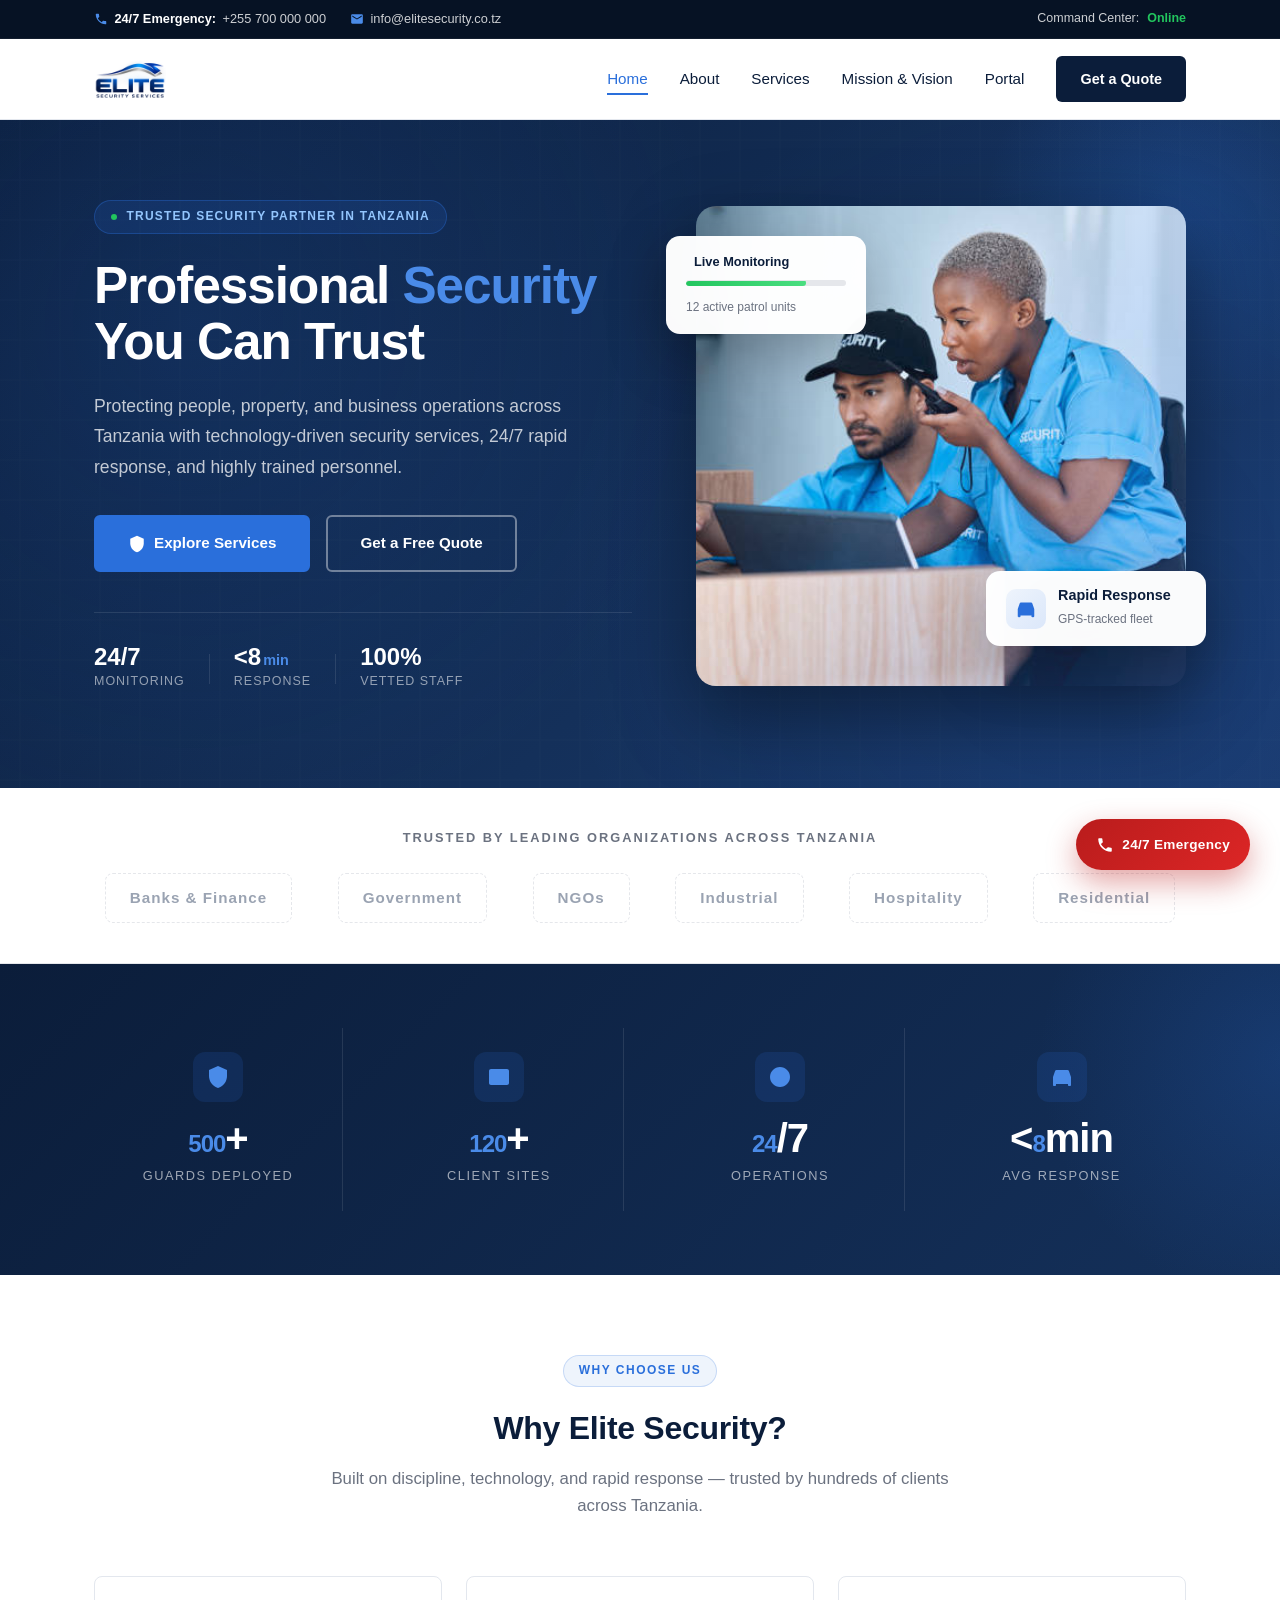
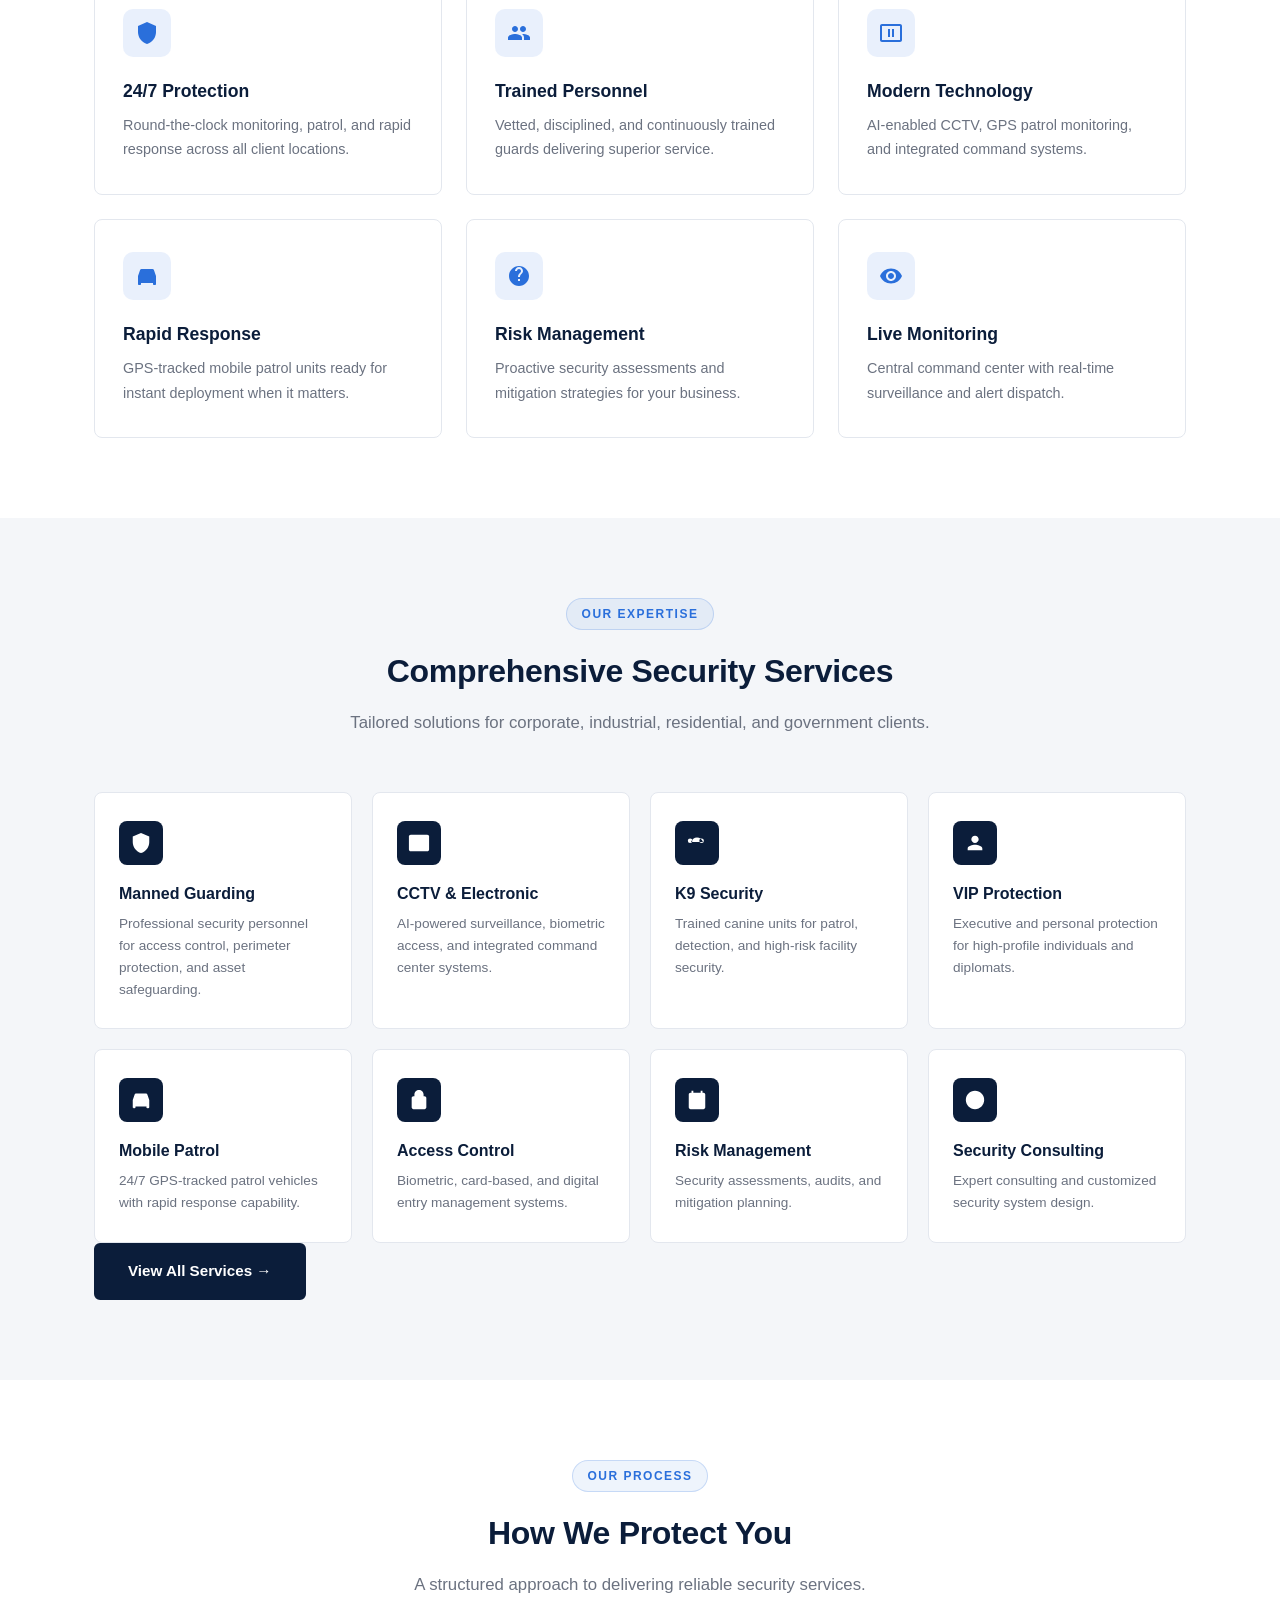
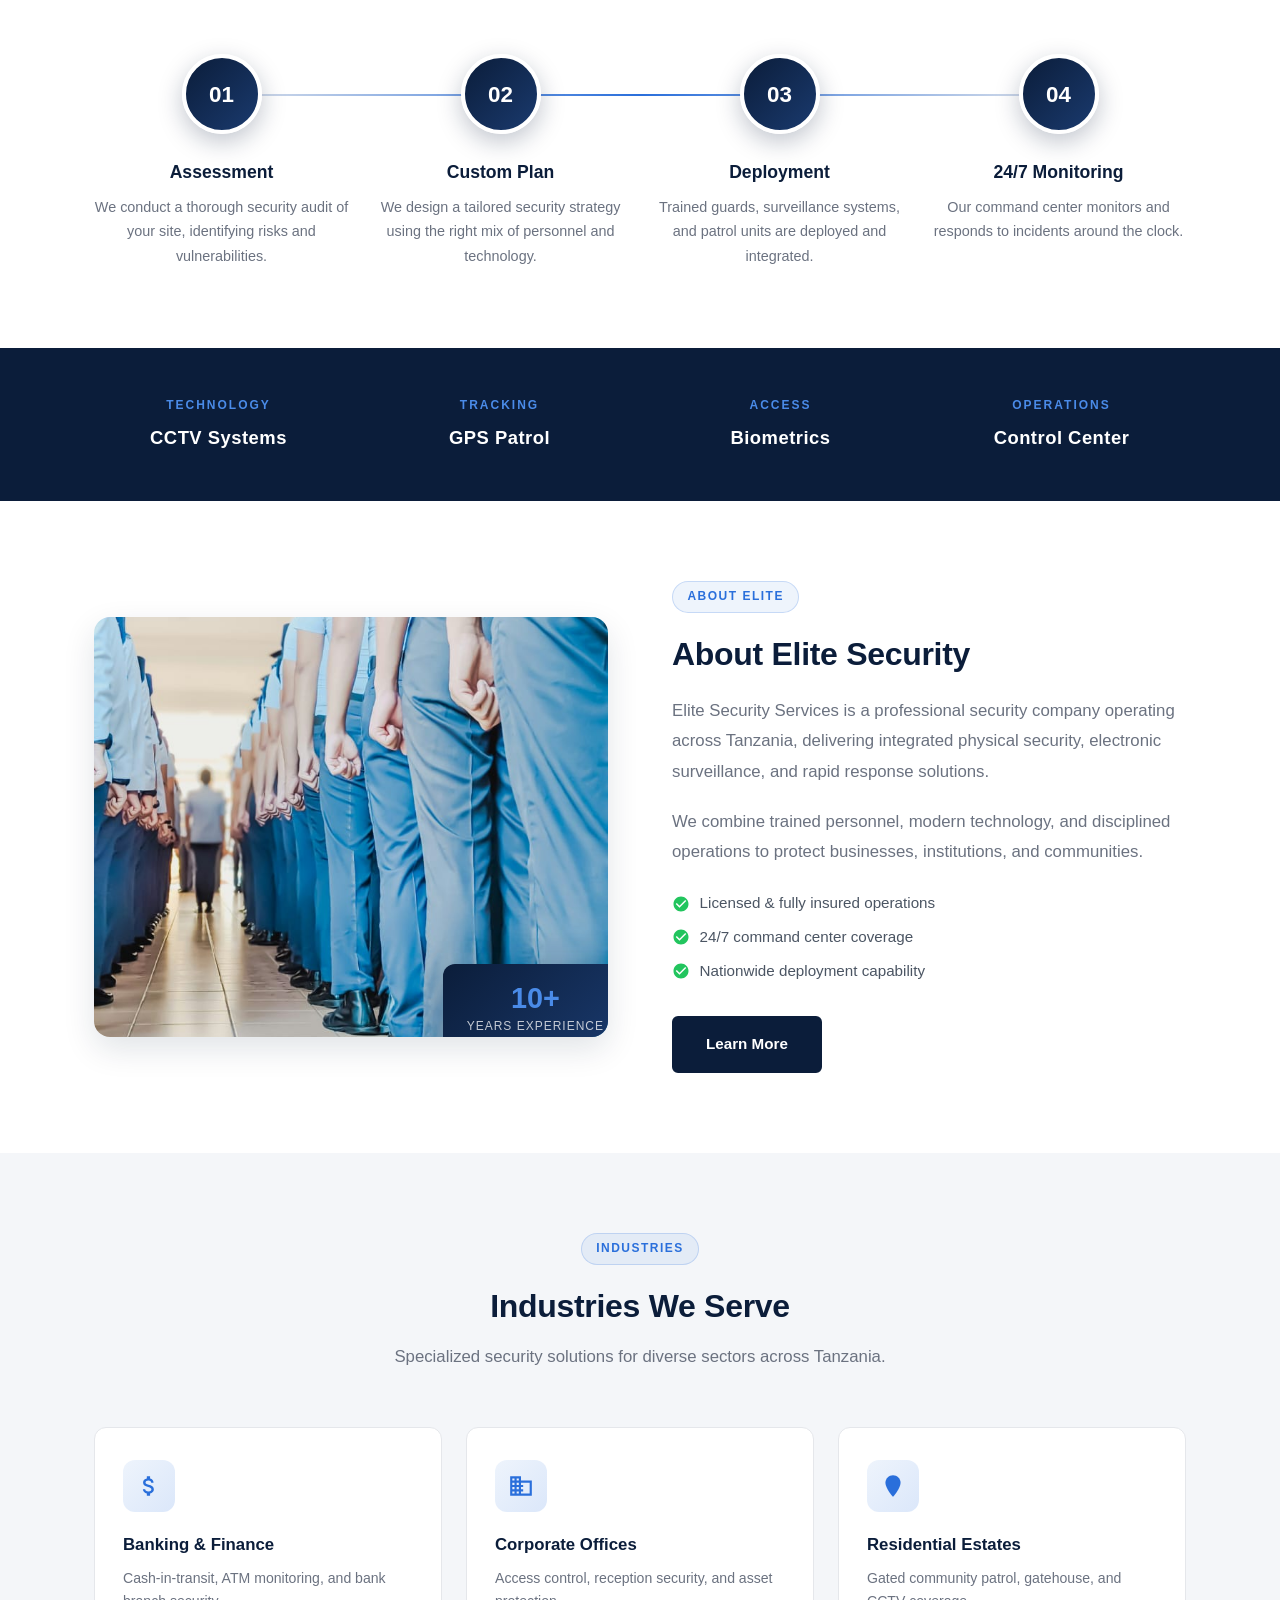
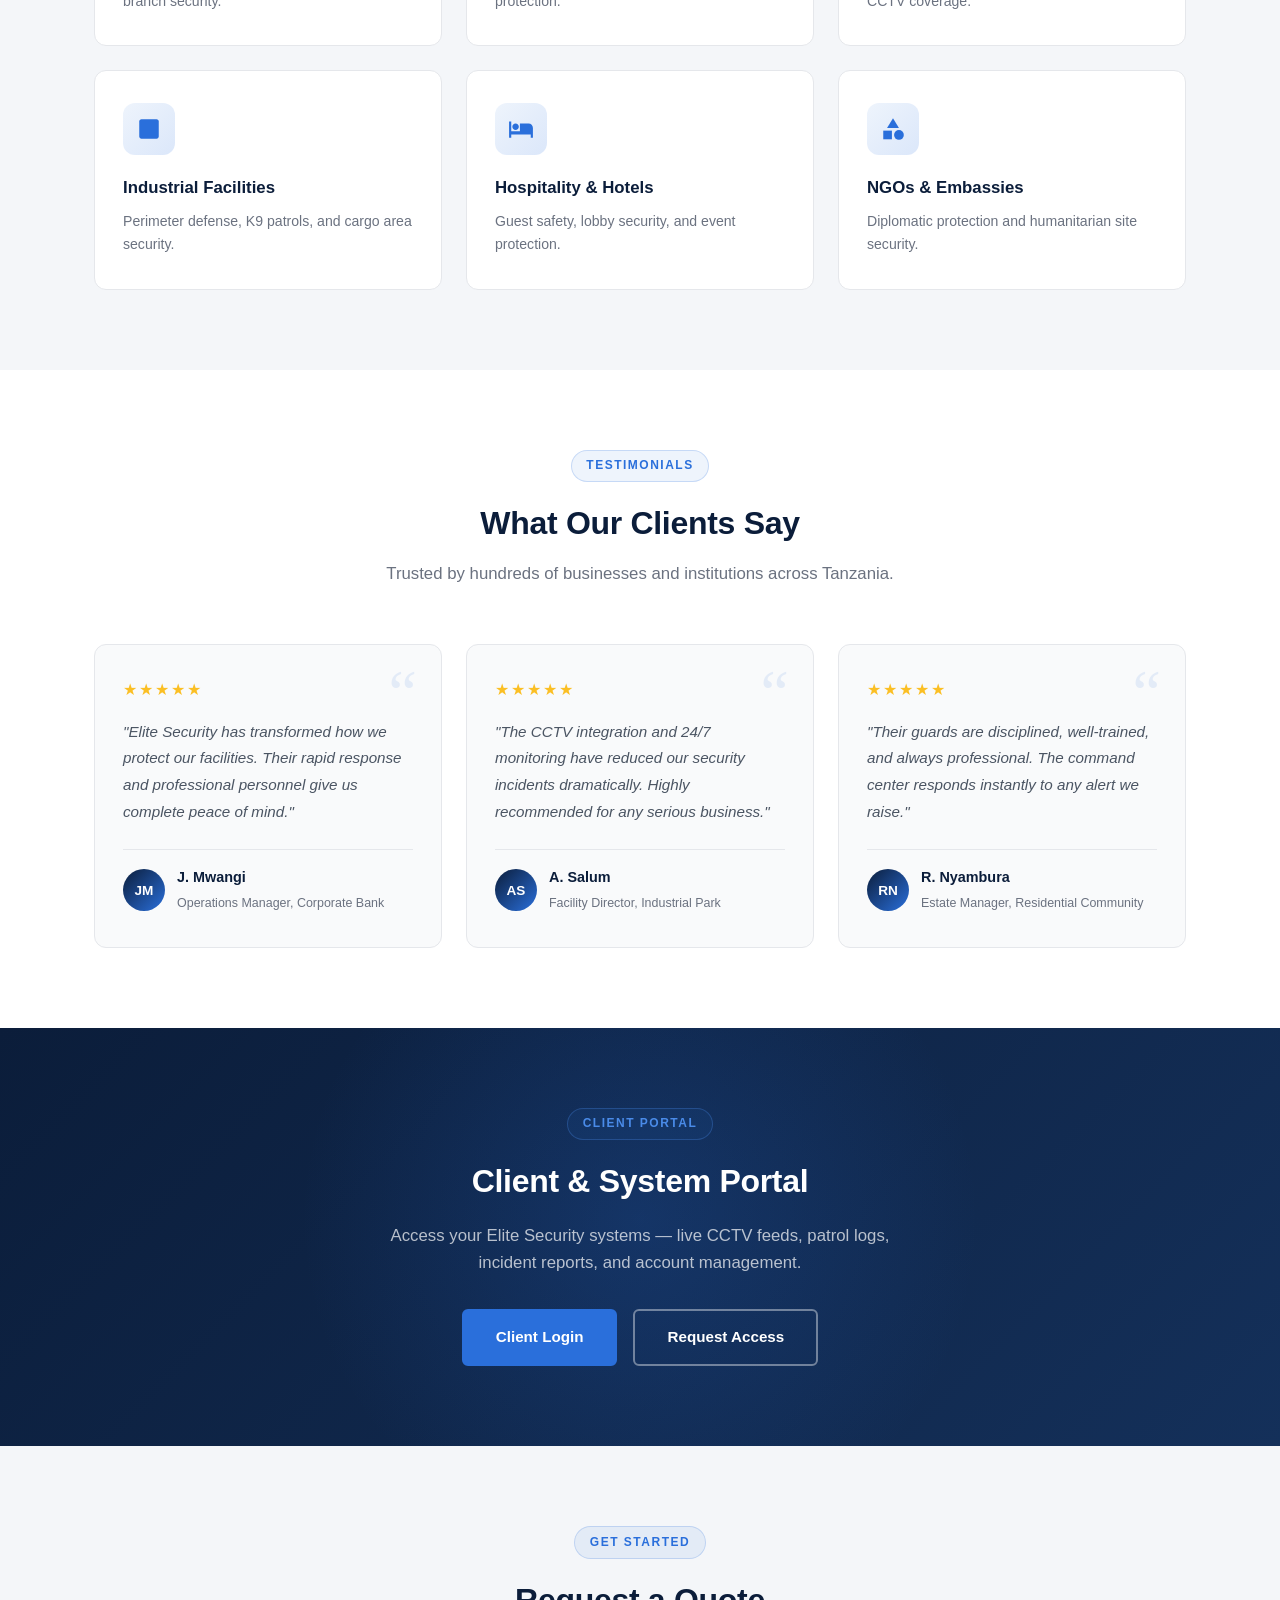
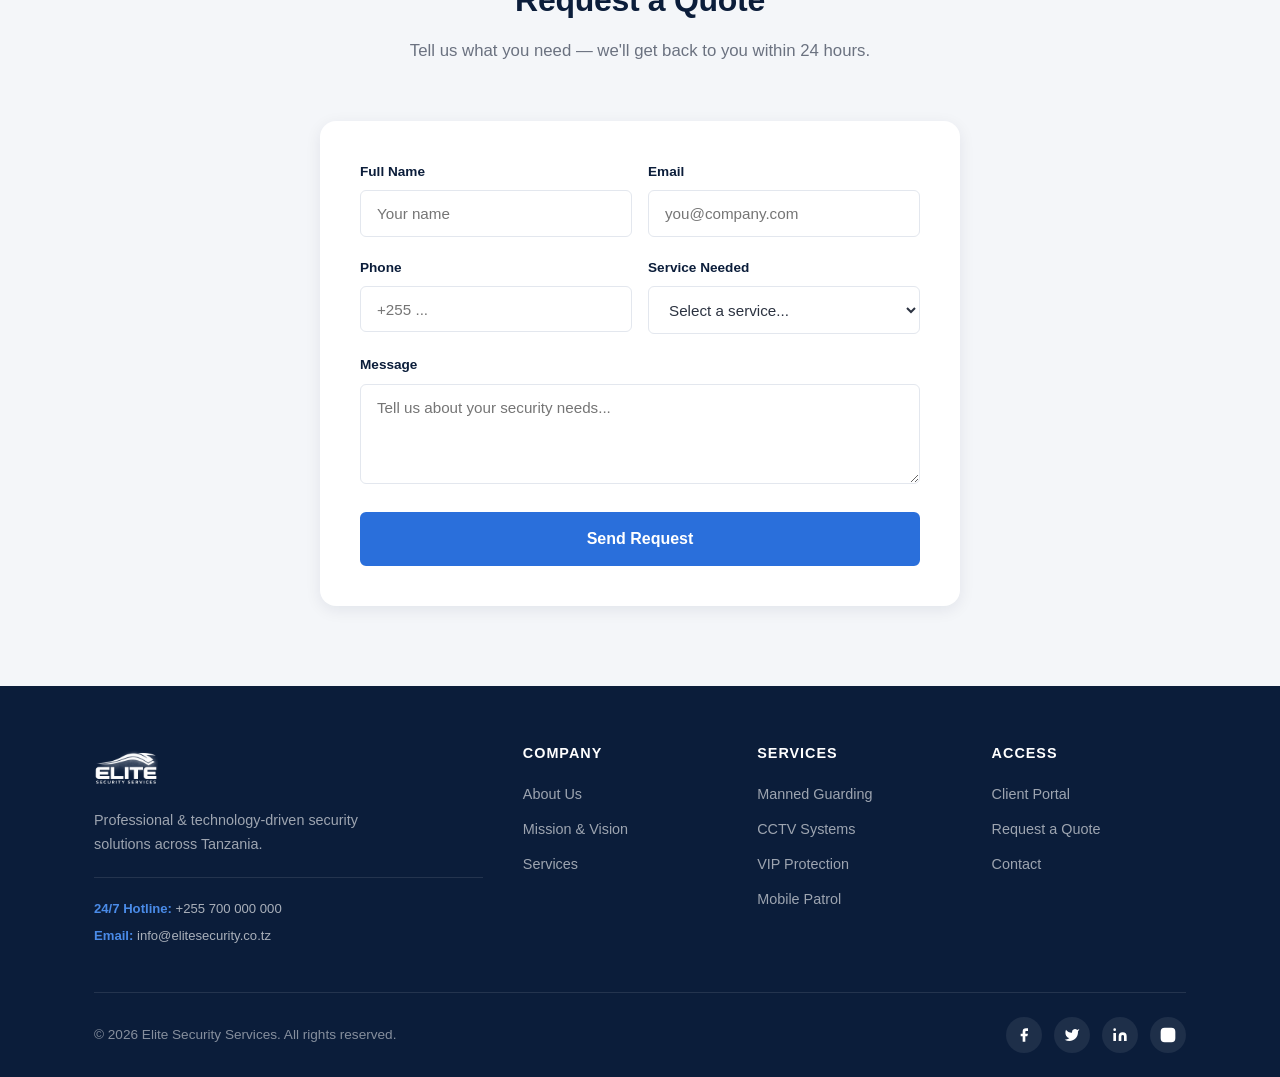
<file: index.html>
<!DOCTYPE html>
<html lang="en">
<head>
    <meta charset="UTF-8">
    <meta name="viewport" content="width=device-width, initial-scale=1.0">
    <title>Elite Security Services — Professional Security Solutions in Tanzania</title>
    <meta name="description" content="Elite Security Services — Tanzania's trusted security provider. 24/7 guarding, CCTV, K9, VIP protection, mobile patrol, and rapid response.">
    <link rel="stylesheet" href="assets/css/style.css">
</head>
<body class="home-page">

    <!-- ============ TOP BAR ============ -->
    <div class="topbar">
        <div class="container">
            <div class="topbar-left">
                <span class="topbar-item">
                    <svg viewBox="0 0 24 24" fill="currentColor"><path d="M6.62 10.79c1.44 2.83 3.76 5.14 6.59 6.59l2.2-2.2c.27-.27.67-.36 1.02-.24 1.12.37 2.33.57 3.57.57.55 0 1 .45 1 1V20c0 .55-.45 1-1 1-9.39 0-17-7.61-17-17 0-.55.45-1 1-1h3.5c.55 0 1 .45 1 1 0 1.25.2 2.45.57 3.57.11.35.03.74-.25 1.02l-2.2 2.2z"/></svg>
                    <strong>24/7 Emergency:</strong> +255 700 000 000
                </span>
                <span class="topbar-item hide-mobile">
                    <svg viewBox="0 0 24 24" fill="currentColor"><path d="M20 4H4c-1.1 0-1.99.9-1.99 2L2 18c0 1.1.9 2 2 2h16c1.1 0 2-.9 2-2V6c0-1.1-.9-2-2-2zm0 4l-8 5-8-5V6l8 5 8-5v2z"/></svg>
                    info@elitesecurity.co.tz
                </span>
            </div>
            <div class="topbar-right">
                <span class="status-live">
                    <span class="status-dot online"></span>
                    Command Center: <strong>Online</strong>
                </span>
            </div>
        </div>
    </div>

    <!-- ============ HEADER ============ -->
    <header class="site-header">
        <div class="container">
            <a href="index.html" class="site-logo">
                <img src="assets/images/logo/elite-logo.png" alt="Elite Security Services">
            </a>

            <nav class="site-nav">
                <ul>
                    <li><a href="index.html" class="active">Home</a></li>
                    <li><a href="pages/about/index.html">About</a></li>
                    <li><a href="pages/services/index.html">Services</a></li>
                    <li><a href="pages/mission/index.html">Mission &amp; Vision</a></li>
                    <li><a href="pages/portal/index.html">Portal</a></li>
                </ul>
                <a href="#quote" class="btn-quote">Get a Quote</a>
            </nav>

            <button class="mobile-menu-btn" aria-label="Menu">
                <span></span><span></span><span></span>
            </button>
        </div>
    </header>

    <!-- ============ HERO ============ -->
    <section class="hero hero-advanced">
        <div class="hero-bg-pattern"></div>
        <div class="container">
            <div class="hero-content">
                <div class="hero-badge">
                    <span class="badge-dot"></span>
                    Trusted Security Partner in Tanzania
                </div>
                <h1>
                    Professional <span class="accent">Security</span><br>
                    You Can Trust
                </h1>
                <p class="hero-subtitle">
                    Protecting people, property, and business operations across Tanzania
                    with technology-driven security services, 24/7 rapid response, and
                    highly trained personnel.
                </p>

                <div class="hero-buttons">
                    <a href="pages/services/index.html" class="btn btn-primary">
                        <svg viewBox="0 0 24 24" fill="currentColor" style="width:18px;height:18px;"><path d="M12 1L3 5v6c0 5.55 3.84 10.74 9 12 5.16-1.26 9-6.45 9-12V5l-9-4z"/></svg>
                        Explore Services
                    </a>
                    <a href="#quote" class="btn btn-outline-light">Get a Free Quote</a>
                </div>

                <!-- Hero Stats -->
                <div class="hero-stats">
                    <div class="hero-stat">
                        <strong>24/7</strong>
                        <span>Monitoring</span>
                    </div>
                    <div class="hero-stat-divider"></div>
                    <div class="hero-stat">
                        <strong>&lt;8<span>min</span></strong>
                        <span>Response</span>
                    </div>
                    <div class="hero-stat-divider"></div>
                    <div class="hero-stat">
                        <strong>100%</strong>
                        <span>Vetted Staff</span>
                    </div>
                </div>
            </div>

            <div class="hero-visual">
                <div class="hero-image-wrap">
                    <img src="assets/images/hero/hero2.jpeg" alt="Elite Security Operations">
                    <div class="hero-image-glow"></div>
                </div>

                <!-- Floating Card 1 -->
                <div class="floating-card card-live">
                    <div class="card-live-header">
                        <span class="status-dot online"></span>
                        <span>Live Monitoring</span>
                    </div>
                    <div class="card-live-body">
                        <div class="live-bar">
                            <div class="live-bar-fill"></div>
                        </div>
                        <small>12 active patrol units</small>
                    </div>
                </div>

                <!-- Floating Card 2 -->
                <div class="floating-card card-response">
                    <div class="card-response-icon">
                        <svg viewBox="0 0 24 24" fill="currentColor"><path d="M18.92 6.01C18.72 5.42 18.16 5 17.5 5h-11c-.66 0-1.21.42-1.42 1.01L3 12v8c0 .55.45 1 1 1h1c.55 0 1-.45 1-1v-1h12v1c0 .55.45 1 1 1h1c.55 0 1-.45 1-1v-8l-2.08-5.99z"/></svg>
                    </div>
                    <div>
                        <strong>Rapid Response</strong>
                        <small>GPS-tracked fleet</small>
                    </div>
                </div>
            </div>
        </div>
    </section>

    <!-- ============ TRUST BAR ============ -->
    <section class="trust-bar">
        <div class="container">
            <p class="trust-label">Trusted by leading organizations across Tanzania</p>
            <div class="trust-logos">
                <div class="trust-logo">Banks &amp; Finance</div>
                <div class="trust-logo">Government</div>
                <div class="trust-logo">NGOs</div>
                <div class="trust-logo">Industrial</div>
                <div class="trust-logo">Hospitality</div>
                <div class="trust-logo">Residential</div>
            </div>
        </div>
    </section>

    <!-- ============ LIVE STATS COUNTER ============ -->
    <section class="stats-section">
        <div class="container">
            <div class="stats-grid-advanced">
                <div class="stat-advanced" data-count="500">
                    <div class="stat-icon">
                        <svg viewBox="0 0 24 24" fill="currentColor"><path d="M12 1L3 5v6c0 5.55 3.84 10.74 9 12 5.16-1.26 9-6.45 9-12V5l-9-4z"/></svg>
                    </div>
                    <div class="stat-value"><span class="counter">0</span>+</div>
                    <div class="stat-label">Guards Deployed</div>
                </div>

                <div class="stat-advanced" data-count="120">
                    <div class="stat-icon">
                        <svg viewBox="0 0 24 24" fill="currentColor"><path d="M20 4H4c-1.1 0-1.99.9-1.99 2L2 18c0 1.1.9 2 2 2h16c1.1 0 2-.9 2-2V6c0-1.1-.9-2-2-2z"/></svg>
                    </div>
                    <div class="stat-value"><span class="counter">0</span>+</div>
                    <div class="stat-label">Client Sites</div>
                </div>

                <div class="stat-advanced" data-count="24">
                    <div class="stat-icon">
                        <svg viewBox="0 0 24 24" fill="currentColor"><path d="M12 2C6.48 2 2 6.48 2 12s4.48 10 10 10 10-4.48 10-10S17.52 2 12 2z"/></svg>
                    </div>
                    <div class="stat-value"><span class="counter">0</span>/7</div>
                    <div class="stat-label">Operations</div>
                </div>

                <div class="stat-advanced" data-count="8">
                    <div class="stat-icon">
                        <svg viewBox="0 0 24 24" fill="currentColor"><path d="M18.92 6.01C18.72 5.42 18.16 5 17.5 5h-11c-.66 0-1.21.42-1.42 1.01L3 12v8c0 .55.45 1 1 1h1c.55 0 1-.45 1-1v-1h12v1c0 .55.45 1 1 1h1c.55 0 1-.45 1-1v-8l-2.08-5.99z"/></svg>
                    </div>
                    <div class="stat-value">&lt;<span class="counter">0</span>min</div>
                    <div class="stat-label">Avg Response</div>
                </div>
            </div>
        </div>
    </section>

    <!-- ============ WHY ELITE ============ -->
    <section class="section" id="why">
        <div class="container">
            <div class="section-header">
                <span class="section-tag">Why Choose Us</span>
                <h2>Why Elite Security?</h2>
                <p>Built on discipline, technology, and rapid response — trusted by hundreds of clients across Tanzania.</p>
            </div>

            <div class="features-grid">
                <div class="feature fade-in">
                    <div class="feature-icon">
                        <svg viewBox="0 0 24 24"><path d="M12 1L3 5v6c0 5.55 3.84 10.74 9 12 5.16-1.26 9-6.45 9-12V5l-9-4z"/></svg>
                    </div>
                    <h3>24/7 Protection</h3>
                    <p>Round-the-clock monitoring, patrol, and rapid response across all client locations.</p>
                </div>

                <div class="feature fade-in">
                    <div class="feature-icon">
                        <svg viewBox="0 0 24 24"><path d="M16 11c1.66 0 2.99-1.34 2.99-3S17.66 5 16 5c-1.66 0-3 1.34-3 3s1.34 3 3 3zm-8 0c1.66 0 2.99-1.34 2.99-3S9.66 5 8 5C6.34 5 5 6.34 5 8s1.34 3 3 3zm0 2c-2.33 0-7 1.17-7 3.5V19h14v-2.5c0-2.33-4.67-3.5-7-3.5zm8 0c-.29 0-.62.02-.97.05 1.16.84 1.97 1.97 1.97 3.45V19h6v-2.5c0-2.33-4.67-3.5-7-3.5z"/></svg>
                    </div>
                    <h3>Trained Personnel</h3>
                    <p>Vetted, disciplined, and continuously trained guards delivering superior service.</p>
                </div>

                <div class="feature fade-in">
                    <div class="feature-icon">
                        <svg viewBox="0 0 24 24"><path d="M21 3H3c-1.1 0-2 .9-2 2v14c0 1.1.9 2 2 2h18c1.1 0 2-.9 2-2V5c0-1.1-.9-2-2-2zm0 16H3V5h18v14zM9 8h2v8H9zm4 0h2v8h-2z"/></svg>
                    </div>
                    <h3>Modern Technology</h3>
                    <p>AI-enabled CCTV, GPS patrol monitoring, and integrated command systems.</p>
                </div>

                <div class="feature fade-in">
                    <div class="feature-icon">
                        <svg viewBox="0 0 24 24"><path d="M18.92 6.01C18.72 5.42 18.16 5 17.5 5h-11c-.66 0-1.21.42-1.42 1.01L3 12v8c0 .55.45 1 1 1h1c.55 0 1-.45 1-1v-1h12v1c0 .55.45 1 1 1h1c.55 0 1-.45 1-1v-8l-2.08-5.99z"/></svg>
                    </div>
                    <h3>Rapid Response</h3>
                    <p>GPS-tracked mobile patrol units ready for instant deployment when it matters.</p>
                </div>

                <div class="feature fade-in">
                    <div class="feature-icon">
                        <svg viewBox="0 0 24 24"><path d="M12 2C6.48 2 2 6.48 2 12s4.48 10 10 10 10-4.48 10-10S17.52 2 12 2zm1 15h-2v-2h2v2zm2.07-7.75l-.9.92C13.45 10.9 13 11.5 13 13h-2v-.5c0-1.1.45-2.1 1.17-2.83l1.24-1.26c.37-.36.59-.86.59-1.41 0-1.1-.9-2-2-2s-2 .9-2 2H8c0-2.21 1.79-4 4-4s4 1.79 4 4c0 .88-.36 1.68-.93 2.25z"/></svg>
                    </div>
                    <h3>Risk Management</h3>
                    <p>Proactive security assessments and mitigation strategies for your business.</p>
                </div>

                <div class="feature fade-in">
                    <div class="feature-icon">
                        <svg viewBox="0 0 24 24"><path d="M12 4.5C7 4.5 2.73 7.61 1 12c1.73 4.39 6 7.5 11 7.5s9.27-3.11 11-7.5c-1.73-4.39-6-7.5-11-7.5zM12 17c-2.76 0-5-2.24-5-5s2.24-5 5-5 5 2.24 5 5-2.24 5-5 5zm0-8c-1.66 0-3 1.34-3 3s1.34 3 3 3 3-1.34 3-3-1.34-3-3-3z"/></svg>
                    </div>
                    <h3>Live Monitoring</h3>
                    <p>Central command center with real-time surveillance and alert dispatch.</p>
                </div>
            </div>
        </div>
    </section>

    <!-- ============ OUR SERVICES ============ -->
    <section class="section section-alt" id="services">
        <div class="container">
            <div class="section-header">
                <span class="section-tag">Our Expertise</span>
                <h2>Comprehensive Security Services</h2>
                <p>Tailored solutions for corporate, industrial, residential, and government clients.</p>
            </div>

            <div class="services-grid">
                <div class="service-item fade-in">
                    <div class="service-icon">
                        <svg viewBox="0 0 24 24"><path d="M12 1L3 5v6c0 5.55 3.84 10.74 9 12 5.16-1.26 9-6.45 9-12V5l-9-4z"/></svg>
                    </div>
                    <h3>Manned Guarding</h3>
                    <p>Professional security personnel for access control, perimeter protection, and asset safeguarding.</p>
                </div>

                <div class="service-item fade-in">
                    <div class="service-icon">
                        <svg viewBox="0 0 24 24"><path d="M21 3H3c-1.1 0-2 .9-2 2v14c0 1.1.9 2 2 2h18c1.1 0 2-.9 2-2V5c0-1.1-.9-2-2-2z"/></svg>
                    </div>
                    <h3>CCTV &amp; Electronic</h3>
                    <p>AI-powered surveillance, biometric access, and integrated command center systems.</p>
                </div>

                <div class="service-item fade-in">
                    <div class="service-icon">
                        <svg viewBox="0 0 24 24"><path d="M4.5 9.5m-2.5 0a2.5 2.5 0 1 1 5 0 2.5 2.5 0 0 1-5 0m15 0m-2.5 0a2.5 2.5 0 1 1 5 0 2.5 2.5 0 0 1-5 0M12 6c-3 0-5.5 2-6.5 5h13C17.5 8 15 6 12 6z"/></svg>
                    </div>
                    <h3>K9 Security</h3>
                    <p>Trained canine units for patrol, detection, and high-risk facility security.</p>
                </div>

                <div class="service-item fade-in">
                    <div class="service-icon">
                        <svg viewBox="0 0 24 24"><path d="M12 12c2.21 0 4-1.79 4-4s-1.79-4-4-4-4 1.79-4 4 1.79 4 4 4zm0 2c-2.67 0-8 1.34-8 4v2h16v-2c0-2.66-5.33-4-8-4z"/></svg>
                    </div>
                    <h3>VIP Protection</h3>
                    <p>Executive and personal protection for high-profile individuals and diplomats.</p>
                </div>

                <div class="service-item fade-in">
                    <div class="service-icon">
                        <svg viewBox="0 0 24 24"><path d="M18.92 6.01C18.72 5.42 18.16 5 17.5 5h-11c-.66 0-1.21.42-1.42 1.01L3 12v8c0 .55.45 1 1 1h1c.55 0 1-.45 1-1v-1h12v1c0 .55.45 1 1 1h1c.55 0 1-.45 1-1v-8l-2.08-5.99z"/></svg>
                    </div>
                    <h3>Mobile Patrol</h3>
                    <p>24/7 GPS-tracked patrol vehicles with rapid response capability.</p>
                </div>

                <div class="service-item fade-in">
                    <div class="service-icon">
                        <svg viewBox="0 0 24 24"><path d="M18 8h-1V6c0-2.76-2.24-5-5-5S7 3.24 7 6v2H6c-1.1 0-2 .9-2 2v10c0 1.1.9 2 2 2h12c1.1 0 2-.9 2-2V10c0-1.1-.9-2-2-2z"/></svg>
                    </div>
                    <h3>Access Control</h3>
                    <p>Biometric, card-based, and digital entry management systems.</p>
                </div>

                <div class="service-item fade-in">
                    <div class="service-icon">
                        <svg viewBox="0 0 24 24"><path d="M9 11H7v2h2v-2zm4 0h-2v2h2v-2zm4 0h-2v2h2v-2zm2-7h-1V2h-2v2H8V2H6v2H5c-1.11 0-1.99.9-1.99 2L3 20c0 1.1.89 2 2 2h14c1.1 0 2-.9 2-2V6c0-1.1-.9-2-2-2z"/></svg>
                    </div>
                    <h3>Risk Management</h3>
                    <p>Security assessments, audits, and mitigation planning.</p>
                </div>

                <div class="service-item fade-in">
                    <div class="service-icon">
                        <svg viewBox="0 0 24 24"><path d="M12 2C6.48 2 2 6.48 2 12s4.48 10 10 10 10-4.48 10-10S17.52 2 12 2z"/></svg>
                    </div>
                    <h3>Security Consulting</h3>
                    <p>Expert consulting and customized security system design.</p>
                </div>
            </div>

            <div class="text-center mt-4">
                <a href="pages/services/index.html" class="btn btn-dark">View All Services →</a>
            </div>
        </div>
    </section>

    <!-- ============ HOW WE WORK (PROCESS) ============ -->
    <section class="section process-section">
        <div class="container">
            <div class="section-header">
                <span class="section-tag">Our Process</span>
                <h2>How We Protect You</h2>
                <p>A structured approach to delivering reliable security services.</p>
            </div>

            <div class="process-timeline">
                <div class="process-step fade-in">
                    <div class="process-number">01</div>
                    <div class="process-content">
                        <h3>Assessment</h3>
                        <p>We conduct a thorough security audit of your site, identifying risks and vulnerabilities.</p>
                    </div>
                </div>

                <div class="process-step fade-in">
                    <div class="process-number">02</div>
                    <div class="process-content">
                        <h3>Custom Plan</h3>
                        <p>We design a tailored security strategy using the right mix of personnel and technology.</p>
                    </div>
                </div>

                <div class="process-step fade-in">
                    <div class="process-number">03</div>
                    <div class="process-content">
                        <h3>Deployment</h3>
                        <p>Trained guards, surveillance systems, and patrol units are deployed and integrated.</p>
                    </div>
                </div>

                <div class="process-step fade-in">
                    <div class="process-number">04</div>
                    <div class="process-content">
                        <h3>24/7 Monitoring</h3>
                        <p>Our command center monitors and responds to incidents around the clock.</p>
                    </div>
                </div>
            </div>
        </div>
    </section>

    <!-- ============ TECH STRIP ============ -->
    <section class="tech-strip">
        <div class="container">
            <div class="tech-item">
                <div class="tech-label">Technology</div>
                <div class="tech-name">CCTV Systems</div>
            </div>
            <div class="tech-item">
                <div class="tech-label">Tracking</div>
                <div class="tech-name">GPS Patrol</div>
            </div>
            <div class="tech-item">
                <div class="tech-label">Access</div>
                <div class="tech-name">Biometrics</div>
            </div>
            <div class="tech-item">
                <div class="tech-label">Operations</div>
                <div class="tech-name">Control Center</div>
            </div>
        </div>
    </section>

    <!-- ============ ABOUT SPLIT ============ -->
    <section class="section">
        <div class="container">
            <div class="about-split">
                <div class="about-image">
                    <img src="assets/images/services/img18.jpeg" alt="Elite Security Team">
                    <div class="about-image-badge">
                        <strong>10+</strong>
                        <span>Years Experience</span>
                    </div>
                </div>
                <div class="about-content">
                    <span class="section-tag">About Elite</span>
                    <h2>About Elite Security</h2>
                    <p>
                        Elite Security Services is a professional security company operating
                        across Tanzania, delivering integrated physical security, electronic
                        surveillance, and rapid response solutions.
                    </p>
                    <p>
                        We combine trained personnel, modern technology, and disciplined
                        operations to protect businesses, institutions, and communities.
                    </p>

                    <ul class="about-checklist">
                        <li>
                            <svg viewBox="0 0 24 24" fill="currentColor"><path d="M12 2C6.48 2 2 6.48 2 12s4.48 10 10 10 10-4.48 10-10S17.52 2 12 2zm-2 15l-5-5 1.41-1.41L10 14.17l7.59-7.59L19 8l-9 9z"/></svg>
                            Licensed &amp; fully insured operations
                        </li>
                        <li>
                            <svg viewBox="0 0 24 24" fill="currentColor"><path d="M12 2C6.48 2 2 6.48 2 12s4.48 10 10 10 10-4.48 10-10S17.52 2 12 2zm-2 15l-5-5 1.41-1.41L10 14.17l7.59-7.59L19 8l-9 9z"/></svg>
                            24/7 command center coverage
                        </li>
                        <li>
                            <svg viewBox="0 0 24 24" fill="currentColor"><path d="M12 2C6.48 2 2 6.48 2 12s4.48 10 10 10 10-4.48 10-10S17.52 2 12 2zm-2 15l-5-5 1.41-1.41L10 14.17l7.59-7.59L19 8l-9 9z"/></svg>
                            Nationwide deployment capability
                        </li>
                    </ul>

                    <a href="pages/about/index.html" class="btn btn-dark">Learn More</a>
                </div>
            </div>
        </div>
    </section>

    <!-- ============ INDUSTRIES WE SERVE ============ -->
    <section class="section section-alt industries-section">
        <div class="container">
            <div class="section-header">
                <span class="section-tag">Industries</span>
                <h2>Industries We Serve</h2>
                <p>Specialized security solutions for diverse sectors across Tanzania.</p>
            </div>

            <div class="industries-grid">
                <div class="industry-card fade-in">
                    <div class="industry-icon">
                        <svg viewBox="0 0 24 24" fill="currentColor"><path d="M11.8 10.9c-2.27-.59-3-1.2-3-2.15 0-1.09 1.01-1.85 2.7-1.85 1.78 0 2.44.85 2.5 2.1h2.21c-.07-1.72-1.12-3.3-3.21-3.81V3h-3v2.16c-1.94.42-3.5 1.68-3.5 3.61 0 2.31 1.91 3.46 4.7 4.13 2.5.6 3 1.48 3 2.41 0 .69-.49 1.79-2.7 1.79-2.06 0-2.87-.92-2.98-2.1h-2.2c.12 2.19 1.76 3.42 3.68 3.83V21h3v-2.15c1.95-.37 3.5-1.5 3.5-3.55 0-2.84-2.43-3.81-4.7-4.4z"/></svg>
                    </div>
                    <h3>Banking &amp; Finance</h3>
                    <p>Cash-in-transit, ATM monitoring, and bank branch security.</p>
                </div>

                <div class="industry-card fade-in">
                    <div class="industry-icon">
                        <svg viewBox="0 0 24 24" fill="currentColor"><path d="M12 7V3H2v18h20V7H12zM6 19H4v-2h2v2zm0-4H4v-2h2v2zm0-4H4V9h2v2zm0-4H4V5h2v2zm4 12H8v-2h2v2zm0-4H8v-2h2v2zm0-4H8V9h2v2zm0-4H8V5h2v2zm10 12h-8v-2h2v-2h-2v-2h2v-2h-2V9h8v10z"/></svg>
                    </div>
                    <h3>Corporate Offices</h3>
                    <p>Access control, reception security, and asset protection.</p>
                </div>

                <div class="industry-card fade-in">
                    <div class="industry-icon">
                        <svg viewBox="0 0 24 24" fill="currentColor"><path d="M12 2C8.13 2 5 5.13 5 9c0 5.25 7 13 7 13s7-7.75 7-13c0-3.87-3.13-7-7-7z"/></svg>
                    </div>
                    <h3>Residential Estates</h3>
                    <p>Gated community patrol, gatehouse, and CCTV coverage.</p>
                </div>

                <div class="industry-card fade-in">
                    <div class="industry-icon">
                        <svg viewBox="0 0 24 24" fill="currentColor"><path d="M19 3H5c-1.1 0-2 .9-2 2v14c0 1.1.9 2 2 2h14c1.1 0 2-.9 2-2V5c0-1.1-.9-2-2-2z"/></svg>
                    </div>
                    <h3>Industrial Facilities</h3>
                    <p>Perimeter defense, K9 patrols, and cargo area security.</p>
                </div>

                <div class="industry-card fade-in">
                    <div class="industry-icon">
                        <svg viewBox="0 0 24 24" fill="currentColor"><path d="M7 13c1.66 0 3-1.34 3-3S8.66 7 7 7s-3 1.34-3 3 1.34 3 3 3zm12-6h-8v7H3V5H1v15h2v-3h18v3h2V11c0-2.21-1.79-4-4-4z"/></svg>
                    </div>
                    <h3>Hospitality &amp; Hotels</h3>
                    <p>Guest safety, lobby security, and event protection.</p>
                </div>

                <div class="industry-card fade-in">
                    <div class="industry-icon">
                        <svg viewBox="0 0 24 24" fill="currentColor"><path d="M12 2l-5.5 9h11z"/><circle cx="17.5" cy="17.5" r="4.5"/><path d="M3 13.5h8v8H3z"/></svg>
                    </div>
                    <h3>NGOs &amp; Embassies</h3>
                    <p>Diplomatic protection and humanitarian site security.</p>
                </div>
            </div>
        </div>
    </section>

    <!-- ============ TESTIMONIALS ============ -->
    <section class="section testimonials-section">
        <div class="container">
            <div class="section-header">
                <span class="section-tag">Testimonials</span>
                <h2>What Our Clients Say</h2>
                <p>Trusted by hundreds of businesses and institutions across Tanzania.</p>
            </div>

            <div class="testimonials-grid">
                <div class="testimonial-card fade-in">
                    <div class="testimonial-stars">★★★★★</div>
                    <p class="testimonial-text">
                        "Elite Security has transformed how we protect our facilities.
                        Their rapid response and professional personnel give us complete peace of mind."
                    </p>
                    <div class="testimonial-author">
                        <div class="author-avatar">JM</div>
                        <div>
                            <strong>J. Mwangi</strong>
                            <span>Operations Manager, Corporate Bank</span>
                        </div>
                    </div>
                </div>

                <div class="testimonial-card fade-in">
                    <div class="testimonial-stars">★★★★★</div>
                    <p class="testimonial-text">
                        "The CCTV integration and 24/7 monitoring have reduced our security
                        incidents dramatically. Highly recommended for any serious business."
                    </p>
                    <div class="testimonial-author">
                        <div class="author-avatar">AS</div>
                        <div>
                            <strong>A. Salum</strong>
                            <span>Facility Director, Industrial Park</span>
                        </div>
                    </div>
                </div>

                <div class="testimonial-card fade-in">
                    <div class="testimonial-stars">★★★★★</div>
                    <p class="testimonial-text">
                        "Their guards are disciplined, well-trained, and always professional.
                        The command center responds instantly to any alert we raise."
                    </p>
                    <div class="testimonial-author">
                        <div class="author-avatar">RN</div>
                        <div>
                            <strong>R. Nyambura</strong>
                            <span>Estate Manager, Residential Community</span>
                        </div>
                    </div>
                </div>
            </div>
        </div>
    </section>

    <!-- ============ PORTAL CTA ============ -->
    <section class="portal-cta">
        <div class="container">
            <div class="portal-cta-content">
                <span class="section-tag" style="color: #4a8be8; border-color: rgba(74, 139, 232, 0.3);">Client Portal</span>
                <h2>Client &amp; System Portal</h2>
                <p>Access your Elite Security systems — live CCTV feeds, patrol logs, incident reports, and account management.</p>
                <div class="portal-cta-buttons">
                    <a href="pages/portal/index.html" class="btn btn-primary">Client Login</a>
                    <a href="pages/portal/index.html" class="btn btn-outline-light">Request Access</a>
                </div>
            </div>
        </div>
    </section>

    <!-- ============ QUOTE FORM ============ -->
    <section class="quote-section" id="quote">
        <div class="container">
            <div class="section-header">
                <span class="section-tag">Get Started</span>
                <h2>Request a Quote</h2>
                <p>Tell us what you need — we'll get back to you within 24 hours.</p>
            </div>

            <form class="quote-form" id="quoteForm">
                <div class="form-row">
                    <div class="form-group">
                        <label for="q-name">Full Name</label>
                        <input type="text" id="q-name" name="name" placeholder="Your name" required>
                    </div>
                    <div class="form-group">
                        <label for="q-email">Email</label>
                        <input type="email" id="q-email" name="email" placeholder="you@company.com" required>
                    </div>
                </div>

                <div class="form-row">
                    <div class="form-group">
                        <label for="q-phone">Phone</label>
                        <input type="tel" id="q-phone" name="phone" placeholder="+255 ...">
                    </div>
                    <div class="form-group">
                        <label for="q-service">Service Needed</label>
                        <select id="q-service" name="service" required>
                            <option value="" disabled selected>Select a service...</option>
                            <option>Manned Guarding</option>
                            <option>CCTV / Electronic Security</option>
                            <option>K9 Security</option>
                            <option>VIP &amp; Executive Protection</option>
                            <option>Mobile Patrol</option>
                            <option>Access Control</option>
                            <option>Risk Management</option>
                        </select>
                    </div>
                </div>

                <div class="form-group">
                    <label for="q-message">Message</label>
                    <textarea id="q-message" name="message" placeholder="Tell us about your security needs..." required></textarea>
                </div>

                <button type="submit" class="btn btn-primary">Send Request</button>
            </form>
        </div>
    </section>

    <!-- ============ FOOTER ============ -->
    <footer class="site-footer">
        <div class="container">
            <div class="footer-grid">
                <div class="footer-brand">
                    <img src="assets/images/logo/elite-logo.png" alt="Elite Security Services">
                    <p>Professional &amp; technology-driven security solutions across Tanzania.</p>
                    <div class="footer-contact">
                        <p><strong>24/7 Hotline:</strong> +255 700 000 000</p>
                        <p><strong>Email:</strong> info@elitesecurity.co.tz</p>
                    </div>
                </div>

                <div class="footer-col">
                    <h4>Company</h4>
                    <ul>
                        <li><a href="pages/about/index.html">About Us</a></li>
                        <li><a href="pages/mission/index.html">Mission &amp; Vision</a></li>
                        <li><a href="pages/services/index.html">Services</a></li>
                    </ul>
                </div>

                <div class="footer-col">
                    <h4>Services</h4>
                    <ul>
                        <li><a href="pages/services/index.html">Manned Guarding</a></li>
                        <li><a href="pages/services/index.html">CCTV Systems</a></li>
                        <li><a href="pages/services/index.html">VIP Protection</a></li>
                        <li><a href="pages/services/index.html">Mobile Patrol</a></li>
                    </ul>
                </div>

                <div class="footer-col">
                    <h4>Access</h4>
                    <ul>
                        <li><a href="pages/portal/index.html">Client Portal</a></li>
                        <li><a href="#quote">Request a Quote</a></li>
                        <li><a href="pages/about/index.html">Contact</a></li>
                    </ul>
                </div>
            </div>

            <div class="footer-bottom">
                <p>&copy; 2026 Elite Security Services. All rights reserved.</p>
                <div class="footer-social">
                    <a href="#" aria-label="Facebook">
                        <svg viewBox="0 0 24 24"><path d="M18 2h-3a5 5 0 0 0-5 5v3H7v4h3v8h4v-8h3l1-4h-4V7a1 1 0 0 1 1-1h3z"/></svg>
                    </a>
                    <a href="#" aria-label="Twitter">
                        <svg viewBox="0 0 24 24"><path d="M23 3a10.9 10.9 0 0 1-3.14 1.53 4.48 4.48 0 0 0-7.86 3v1A10.66 10.66 0 0 1 3 4s-4 9 5 13a11.64 11.64 0 0 1-7 2c9 5 20 0 20-11.5a4.5 4.5 0 0 0-.08-.83A7.72 7.72 0 0 0 23 3z"/></svg>
                    </a>
                    <a href="#" aria-label="LinkedIn">
                        <svg viewBox="0 0 24 24"><path d="M16 8a6 6 0 0 1 6 6v7h-4v-7a2 2 0 0 0-2-2 2 2 0 0 0-2 2v7h-4v-7a6 6 0 0 1 6-6z M2 9h4v12H2z M4 2a2 2 0 1 1-2 2 2 2 0 0 1 2-2z"/></svg>
                    </a>
                    <a href="#" aria-label="Instagram">
                        <svg viewBox="0 0 24 24" fill="none" stroke="currentColor" stroke-width="2"><rect x="2" y="2" width="20" height="20" rx="5"/><path d="M16 11.37A4 4 0 1 1 12.63 8 4 4 0 0 1 16 11.37z"/><line x1="17.5" y1="6.5" x2="17.51" y2="6.5"/></svg>
                    </a>
                </div>
            </div>
        </div>
    </footer>

    <!-- ============ FLOATING EMERGENCY BUTTON ============ -->
    <a href="tel:+255700000000" class="floating-emergency" aria-label="Call Emergency">
        <svg viewBox="0 0 24 24" fill="currentColor"><path d="M6.62 10.79c1.44 2.83 3.76 5.14 6.59 6.59l2.2-2.2c.27-.27.67-.36 1.02-.24 1.12.37 2.33.57 3.57.57.55 0 1 .45 1 1V20c0 .55-.45 1-1 1-9.39 0-17-7.61-17-17 0-.55.45-1 1-1h3.5c.55 0 1 .45 1 1 0 1.25.2 2.45.57 3.57.11.35.03.74-.25 1.02l-2.2 2.2z"/></svg>
        <span class="floating-emergency-label">24/7 Emergency</span>
    </a>

    <script src="assets/js/main.js"></script>
    <script src="assets/js/home.js"></script>
</body>
</html>
</file>
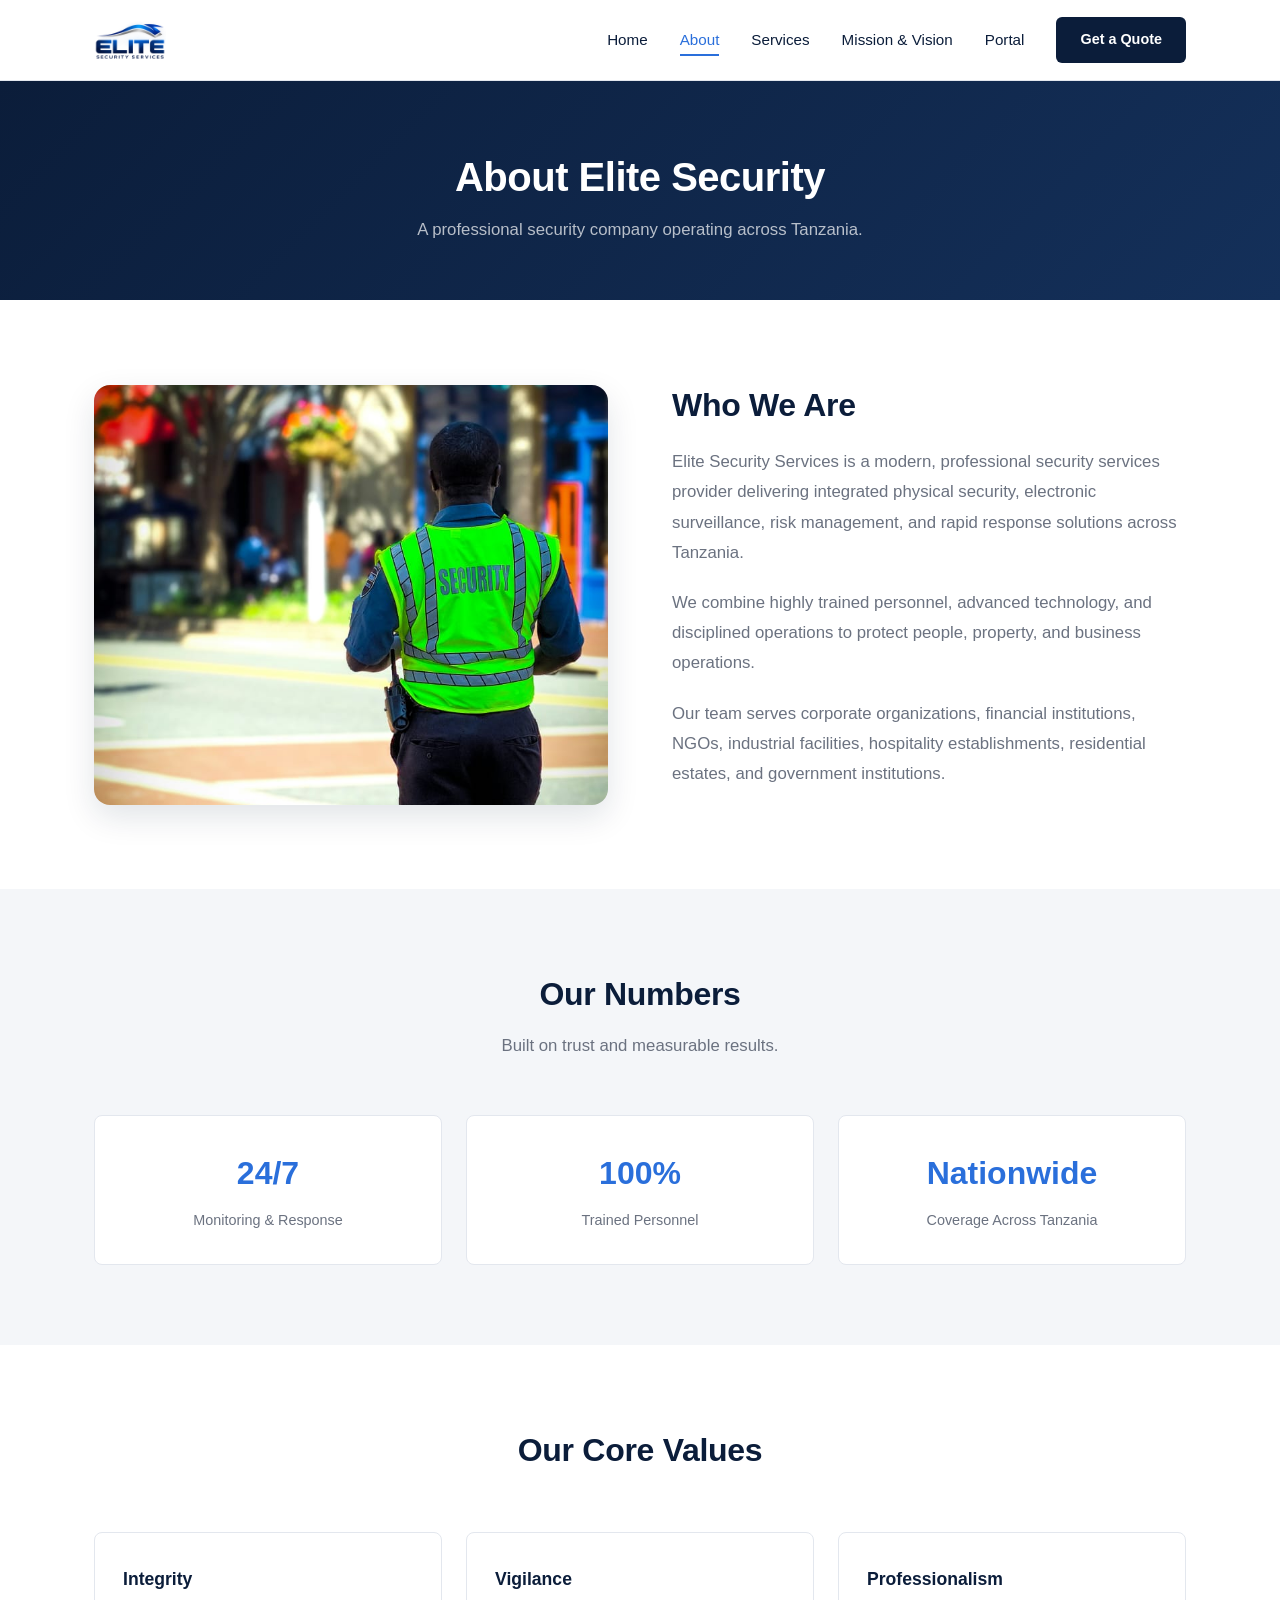
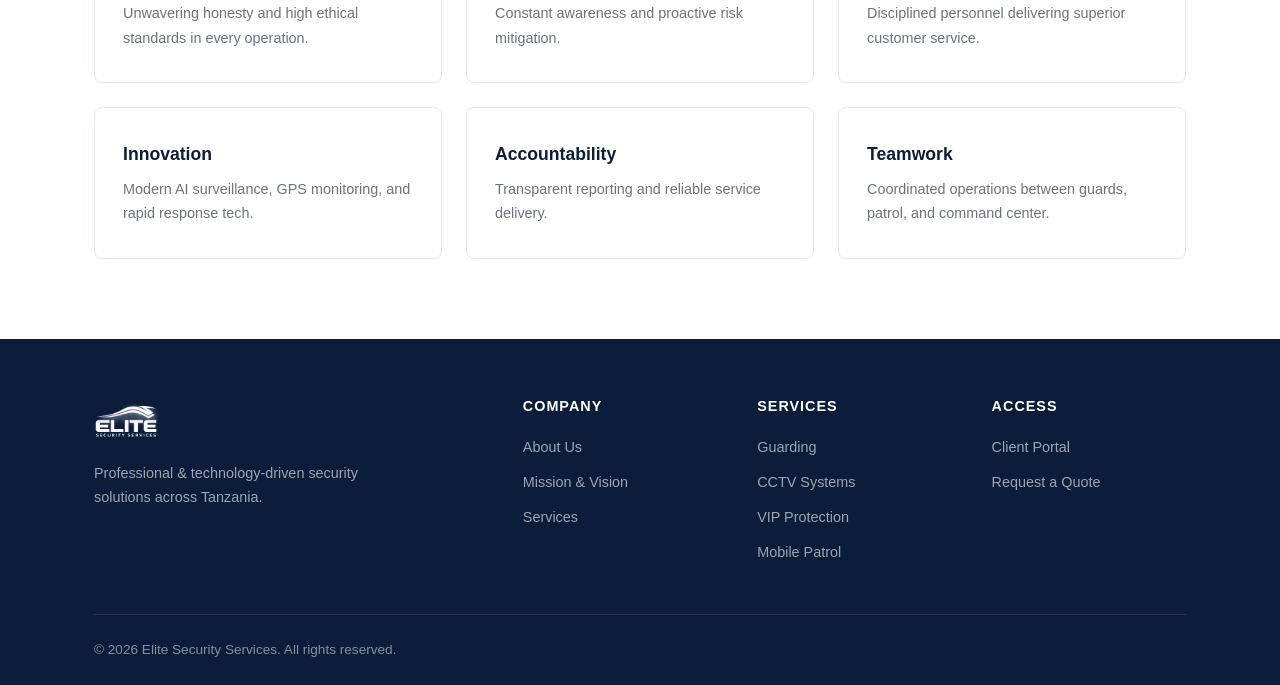
<file: pages/about/index.html>
<!DOCTYPE html>
<html lang="en">
<head>
    <meta charset="UTF-8">
    <meta name="viewport" content="width=device-width, initial-scale=1.0">
    <title>About — Elite Security Services</title>
    <link rel="stylesheet" href="../../assets/css/style.css">
</head>
<body>

    <header class="site-header">
        <div class="container">
            <a href="../../index.html" class="site-logo">
                <img src="../../assets/images/logo/elite-logo.png" alt="Elite Security Services">
            </a>
            <nav class="site-nav">
                <ul>
                    <li><a href="../../index.html">Home</a></li>
                    <li><a href="index.html" class="active">About</a></li>
                    <li><a href="../services/index.html">Services</a></li>
                    <li><a href="../mission/index.html">Mission &amp; Vision</a></li>
                    <li><a href="../portal/index.html">Portal</a></li>
                </ul>
                <a href="../../index.html#quote" class="btn-quote">Get a Quote</a>
            </nav>
        </div>
    </header>

    <section class="page-header">
        <div class="container">
            <h1>About Elite Security</h1>
            <p>A professional security company operating across Tanzania.</p>
        </div>
    </section>

    <section class="section">
        <div class="container">
            <div class="about-split">
                <div class="about-image">
                    <img src="../../assets/images/services/img12.jpeg" alt="Elite Security Team">
                </div>
                <div class="about-content">
                    <h2>Who We Are</h2>
                    <p>
                        Elite Security Services is a modern, professional security services provider
                        delivering integrated physical security, electronic surveillance, risk
                        management, and rapid response solutions across Tanzania.
                    </p>
                    <p>
                        We combine highly trained personnel, advanced technology, and disciplined
                        operations to protect people, property, and business operations.
                    </p>
                    <p>
                        Our team serves corporate organizations, financial institutions, NGOs,
                        industrial facilities, hospitality establishments, residential estates,
                        and government institutions.
                    </p>
                </div>
            </div>
        </div>
    </section>

    <section class="section section-alt">
        <div class="container">
            <div class="section-header">
                <h2>Our Numbers</h2>
                <p>Built on trust and measurable results.</p>
            </div>

            <div class="features-grid">
                <div class="feature" style="text-align:center;">
                    <h3 style="font-size:2rem;color:var(--blue);margin-bottom:0.5rem;">24/7</h3>
                    <p>Monitoring & Response</p>
                </div>
                <div class="feature" style="text-align:center;">
                    <h3 style="font-size:2rem;color:var(--blue);margin-bottom:0.5rem;">100%</h3>
                    <p>Trained Personnel</p>
                </div>
                <div class="feature" style="text-align:center;">
                    <h3 style="font-size:2rem;color:var(--blue);margin-bottom:0.5rem;">Nationwide</h3>
                    <p>Coverage Across Tanzania</p>
                </div>
            </div>
        </div>
    </section>

    <section class="section">
        <div class="container">
            <div class="section-header">
                <h2>Our Core Values</h2>
            </div>

            <div class="features-grid">
                <div class="feature">
                    <h3>Integrity</h3>
                    <p>Unwavering honesty and high ethical standards in every operation.</p>
                </div>
                <div class="feature">
                    <h3>Vigilance</h3>
                    <p>Constant awareness and proactive risk mitigation.</p>
                </div>
                <div class="feature">
                    <h3>Professionalism</h3>
                    <p>Disciplined personnel delivering superior customer service.</p>
                </div>
                <div class="feature">
                    <h3>Innovation</h3>
                    <p>Modern AI surveillance, GPS monitoring, and rapid response tech.</p>
                </div>
                <div class="feature">
                    <h3>Accountability</h3>
                    <p>Transparent reporting and reliable service delivery.</p>
                </div>
                <div class="feature">
                    <h3>Teamwork</h3>
                    <p>Coordinated operations between guards, patrol, and command center.</p>
                </div>
            </div>
        </div>
    </section>

    <footer class="site-footer">
        <div class="container">
            <div class="footer-grid">
                <div class="footer-brand">
                    <img src="../../assets/images/logo/elite-logo.png" alt="Elite Security Services">
                    <p>Professional &amp; technology-driven security solutions across Tanzania.</p>
                </div>
                <div class="footer-col">
                    <h4>Company</h4>
                    <ul>
                        <li><a href="index.html">About Us</a></li>
                        <li><a href="../mission/index.html">Mission &amp; Vision</a></li>
                        <li><a href="../services/index.html">Services</a></li>
                    </ul>
                </div>
                <div class="footer-col">
                    <h4>Services</h4>
                    <ul>
                        <li><a href="../services/index.html">Guarding</a></li>
                        <li><a href="../services/index.html">CCTV Systems</a></li>
                        <li><a href="../services/index.html">VIP Protection</a></li>
                        <li><a href="../services/index.html">Mobile Patrol</a></li>
                    </ul>
                </div>
                <div class="footer-col">
                    <h4>Access</h4>
                    <ul>
                        <li><a href="../portal/index.html">Client Portal</a></li>
                        <li><a href="../../index.html#quote">Request a Quote</a></li>
                    </ul>
                </div>
            </div>
            <div class="footer-bottom">
                <p>&copy; 2026 Elite Security Services. All rights reserved.</p>
            </div>
        </div>
    </footer>

    <script src="../../assets/js/main.js"></script>
</body>
</html>
</file>
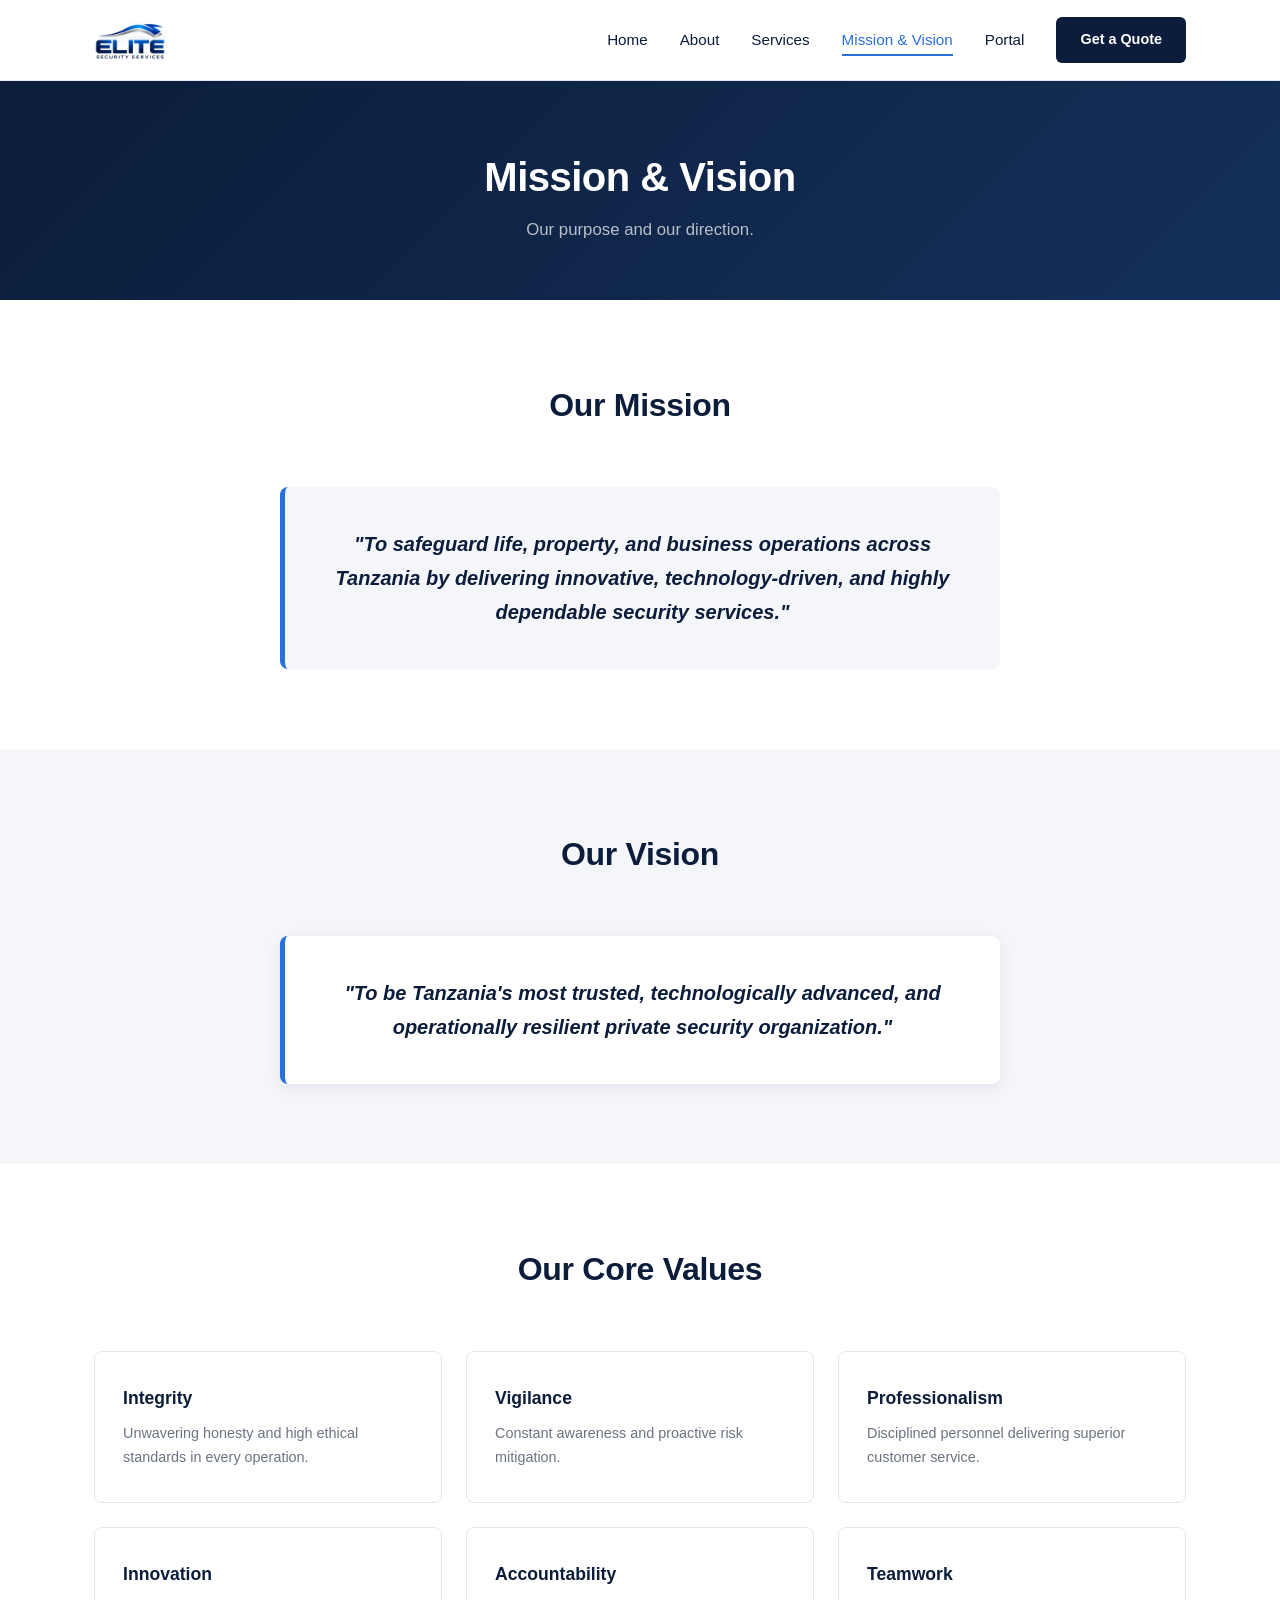
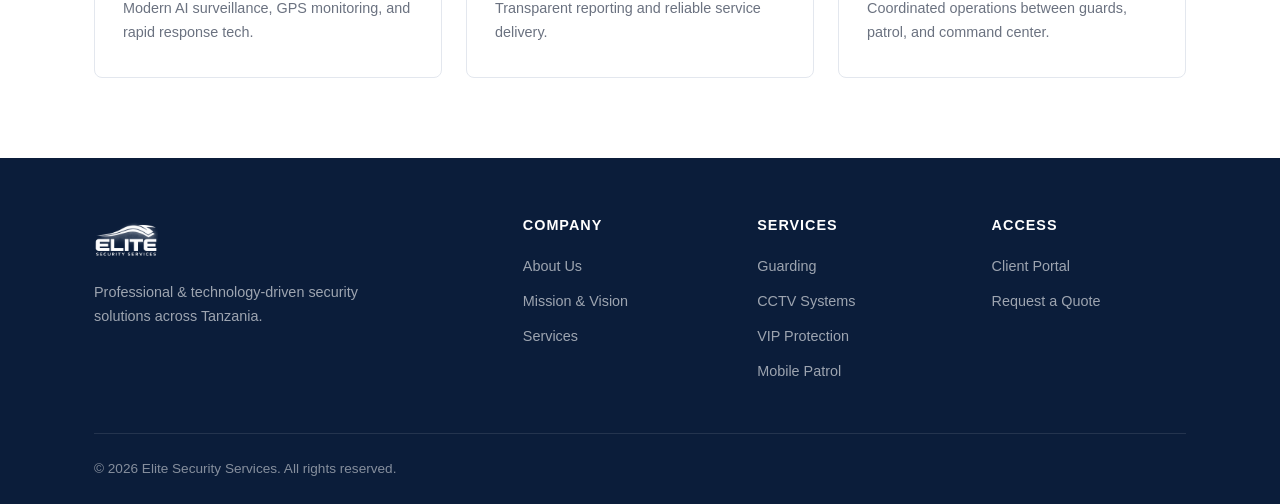
<file: pages/mission/index.html>
<!DOCTYPE html>
<html lang="en">
<head>
    <meta charset="UTF-8">
    <meta name="viewport" content="width=device-width, initial-scale=1.0">
    <title>Mission &amp; Vision — Elite Security Services</title>
    <link rel="stylesheet" href="../../assets/css/style.css">
</head>
<body>

    <header class="site-header">
        <div class="container">
            <a href="../../index.html" class="site-logo">
                <img src="../../assets/images/logo/elite-logo.png" alt="Elite Security Services">
            </a>
            <nav class="site-nav">
                <ul>
                    <li><a href="../../index.html">Home</a></li>
                    <li><a href="../about/index.html">About</a></li>
                    <li><a href="../services/index.html">Services</a></li>
                    <li><a href="index.html" class="active">Mission &amp; Vision</a></li>
                    <li><a href="../portal/index.html">Portal</a></li>
                </ul>
                <a href="../../index.html#quote" class="btn-quote">Get a Quote</a>
            </nav>
        </div>
    </header>

    <section class="page-header">
        <div class="container">
            <h1>Mission &amp; Vision</h1>
            <p>Our purpose and our direction.</p>
        </div>
    </section>

    <section class="section">
        <div class="container">
            <div class="section-header">
                <h2>Our Mission</h2>
            </div>
            <div style="max-width:720px;margin:0 auto;text-align:center;background:#f4f6f9;padding:2.5rem;border-left:5px solid #2a6fdb;border-radius:8px;">
                <p style="font-size:1.25rem;color:#0b1d3a;font-weight:600;font-style:italic;line-height:1.7;">
                    "To safeguard life, property, and business operations across Tanzania by delivering innovative, technology-driven, and highly dependable security services."
                </p>
            </div>
        </div>
    </section>

    <section class="section section-alt">
        <div class="container">
            <div class="section-header">
                <h2>Our Vision</h2>
            </div>
            <div style="max-width:720px;margin:0 auto;text-align:center;background:#fff;padding:2.5rem;border-left:5px solid #2a6fdb;border-radius:8px;box-shadow:0 4px 16px rgba(11,29,58,0.08);">
                <p style="font-size:1.25rem;color:#0b1d3a;font-weight:600;font-style:italic;line-height:1.7;">
                    "To be Tanzania's most trusted, technologically advanced, and operationally resilient private security organization."
                </p>
            </div>
        </div>
    </section>

    <section class="section">
        <div class="container">
            <div class="section-header">
                <h2>Our Core Values</h2>
            </div>

            <div class="features-grid">
                <div class="feature">
                    <h3>Integrity</h3>
                    <p>Unwavering honesty and high ethical standards in every operation.</p>
                </div>
                <div class="feature">
                    <h3>Vigilance</h3>
                    <p>Constant awareness and proactive risk mitigation.</p>
                </div>
                <div class="feature">
                    <h3>Professionalism</h3>
                    <p>Disciplined personnel delivering superior customer service.</p>
                </div>
                <div class="feature">
                    <h3>Innovation</h3>
                    <p>Modern AI surveillance, GPS monitoring, and rapid response tech.</p>
                </div>
                <div class="feature">
                    <h3>Accountability</h3>
                    <p>Transparent reporting and reliable service delivery.</p>
                </div>
                <div class="feature">
                    <h3>Teamwork</h3>
                    <p>Coordinated operations between guards, patrol, and command center.</p>
                </div>
            </div>
        </div>
    </section>

    <footer class="site-footer">
        <div class="container">
            <div class="footer-grid">
                <div class="footer-brand">
                    <img src="../../assets/images/logo/elite-logo.png" alt="Elite Security Services">
                    <p>Professional &amp; technology-driven security solutions across Tanzania.</p>
                </div>
                <div class="footer-col">
                    <h4>Company</h4>
                    <ul>
                        <li><a href="../about/index.html">About Us</a></li>
                        <li><a href="index.html">Mission &amp; Vision</a></li>
                        <li><a href="../services/index.html">Services</a></li>
                    </ul>
                </div>
                <div class="footer-col">
                    <h4>Services</h4>
                    <ul>
                        <li><a href="../services/index.html">Guarding</a></li>
                        <li><a href="../services/index.html">CCTV Systems</a></li>
                        <li><a href="../services/index.html">VIP Protection</a></li>
                        <li><a href="../services/index.html">Mobile Patrol</a></li>
                    </ul>
                </div>
                <div class="footer-col">
                    <h4>Access</h4>
                    <ul>
                        <li><a href="../portal/index.html">Client Portal</a></li>
                        <li><a href="../../index.html#quote">Request a Quote</a></li>
                    </ul>
                </div>
            </div>
            <div class="footer-bottom">
                <p>&copy; 2026 Elite Security Services. All rights reserved.</p>
            </div>
        </div>
    </footer>

    <script src="../../assets/js/main.js"></script>
</body>
</html>
</file>
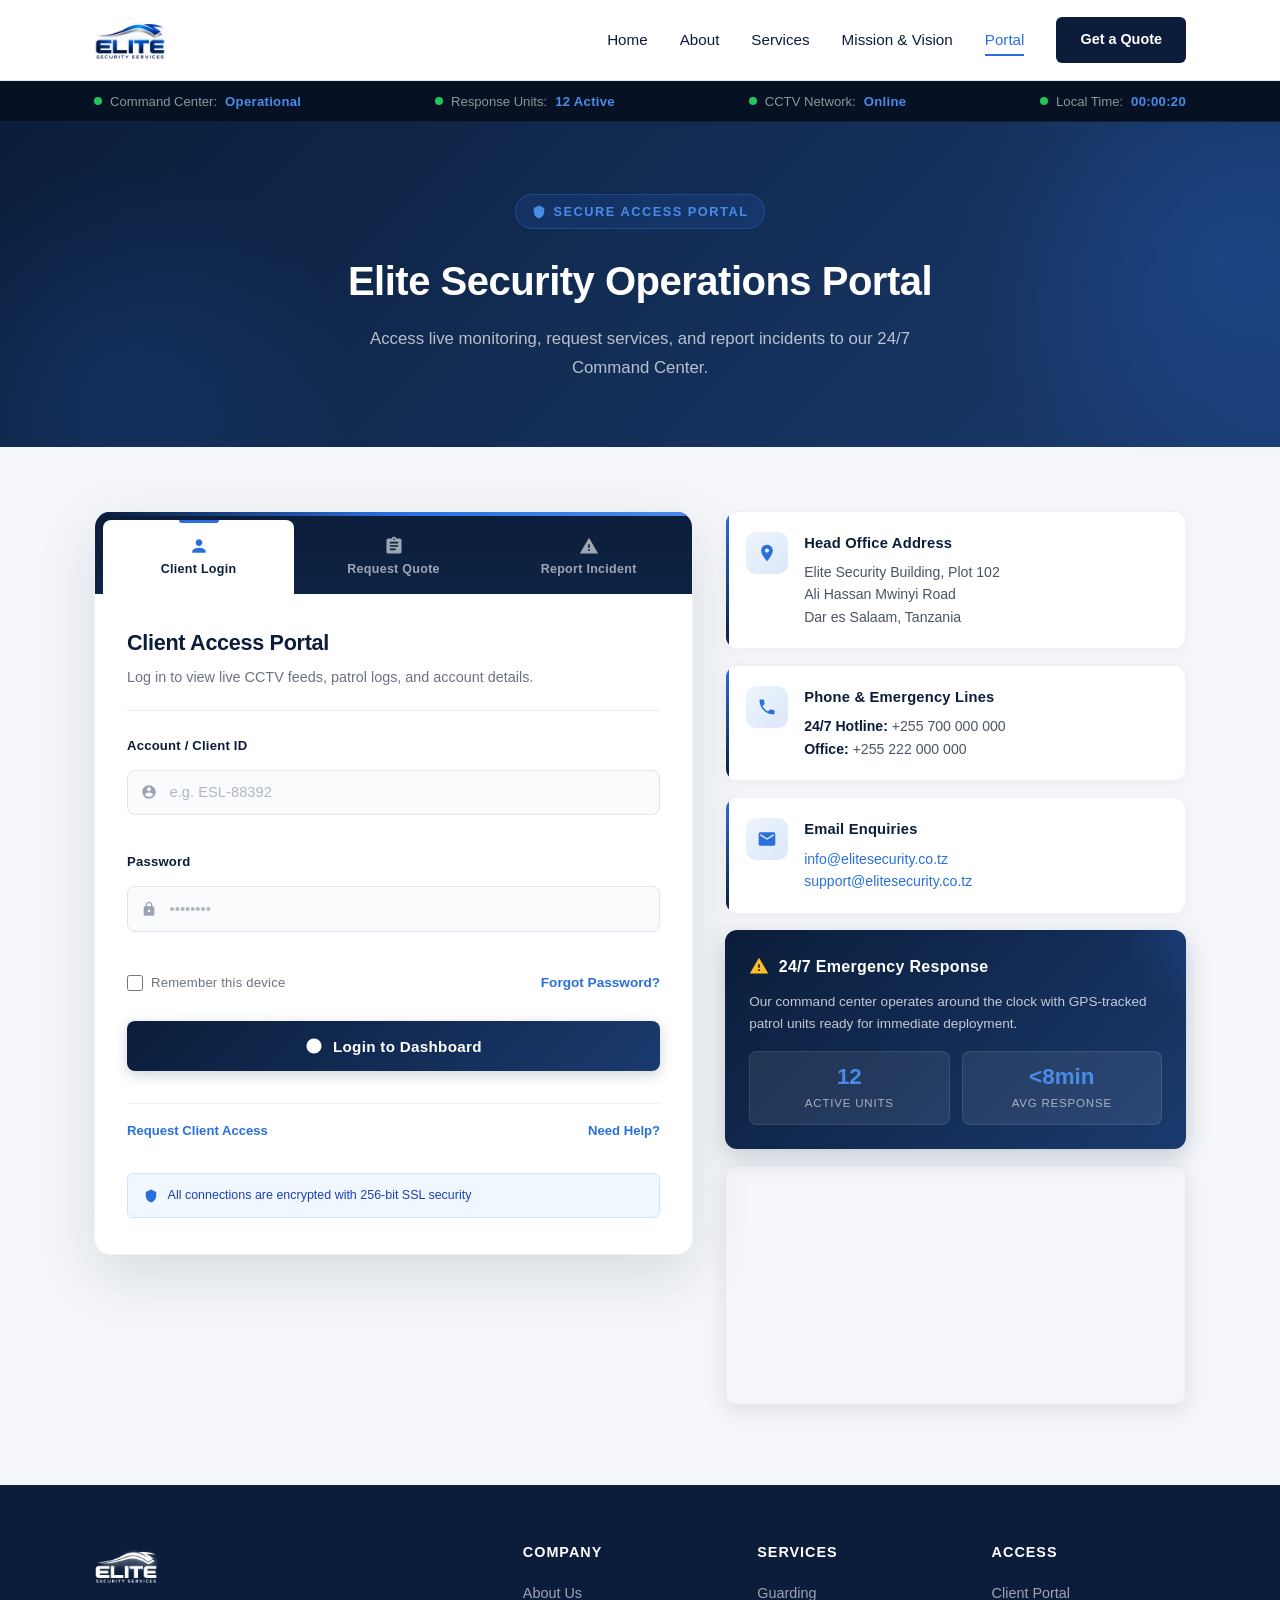
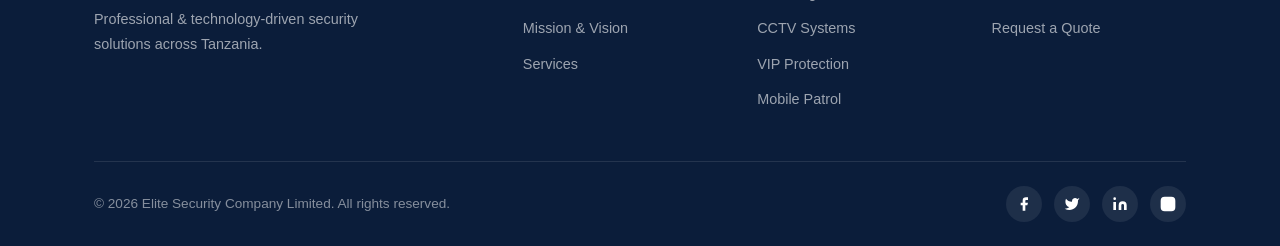
<file: pages/portal/index.html>
<!DOCTYPE html>
<html lang="en">
<head>
    <meta charset="UTF-8">
    <meta name="viewport" content="width=device-width, initial-scale=1.0">
    <title>Security Portal — Elite Security Services</title>
    <meta name="description" content="Elite Security Client Portal — Access live CCTV, patrol logs, request quotes, and report incidents 24/7.">
    <link rel="stylesheet" href="../../assets/css/style.css">
    <link rel="stylesheet" href="../../assets/css/portal.css">
</head>
<body class="portal-page">

    <!-- ============ HEADER ============ -->
    <header class="site-header">
        <div class="container">
            <a href="../../index.html" class="site-logo">
                <img src="../../assets/images/logo/elite-logo.png" alt="Elite Security Services">
            </a>
            <nav class="site-nav">
                <ul>
                    <li><a href="../../index.html">Home</a></li>
                    <li><a href="../about/index.html">About</a></li>
                    <li><a href="../services/index.html">Services</a></li>
                    <li><a href="../mission/index.html">Mission &amp; Vision</a></li>
                    <li><a href="index.html" class="active">Portal</a></li>
                </ul>
                <a href="../../index.html#quote" class="btn-quote">Get a Quote</a>
            </nav>
        </div>
    </header>

    <!-- ============ STATUS BAR ============ -->
    <div class="status-bar">
        <div class="container">
            <div class="status-item">
                <span class="status-dot online"></span>
                <span class="status-label">Command Center:</span>
                <span class="status-value">Operational</span>
            </div>
            <div class="status-item">
                <span class="status-dot online"></span>
                <span class="status-label">Response Units:</span>
                <span class="status-value">12 Active</span>
            </div>
            <div class="status-item">
                <span class="status-dot online"></span>
                <span class="status-label">CCTV Network:</span>
                <span class="status-value">Online</span>
            </div>
            <div class="status-item hide-mobile">
                <span class="status-dot online"></span>
                <span class="status-label">Local Time:</span>
                <span class="status-value" id="liveClock">--:--:--</span>
            </div>
        </div>
    </div>

    <!-- ============ PAGE HEADER ============ -->
    <section class="page-header portal-header">
        <div class="container">
            <div class="portal-badge">
                <svg viewBox="0 0 24 24" fill="currentColor"><path d="M12 1L3 5v6c0 5.55 3.84 10.74 9 12 5.16-1.26 9-6.45 9-12V5l-9-4z"/></svg>
                <span>Secure Access Portal</span>
            </div>
            <h1>Elite Security Operations Portal</h1>
            <p>Access live monitoring, request services, and report incidents to our 24/7 Command Center.</p>
        </div>
    </section>

    <!-- ============ PORTAL MAIN ============ -->
    <section class="portal-section">
        <div class="container">
            <div class="portal-grid">

                <!-- ============ LEFT: PORTAL TABS ============ -->
                <div class="portal-container">
                    <div class="portal-tabs">
                        <button class="tab-btn active" data-tab="client-login">
                            <svg viewBox="0 0 24 24" fill="currentColor"><path d="M12 12c2.21 0 4-1.79 4-4s-1.79-4-4-4-4 1.79-4 4 1.79 4 4 4zm0 2c-2.67 0-8 1.34-8 4v2h16v-2c0-2.66-5.33-4-8-4z"/></svg>
                            <span>Client Login</span>
                        </button>
                        <button class="tab-btn" data-tab="request-service">
                            <svg viewBox="0 0 24 24" fill="currentColor"><path d="M19 3h-4.18C14.4 1.84 13.3 1 12 1s-2.4.84-2.82 2H5c-1.1 0-2 .9-2 2v14c0 1.1.9 2 2 2h14c1.1 0 2-.9 2-2V5c0-1.1-.9-2-2-2zm-7 0c.55 0 1 .45 1 1s-.45 1-1 1-1-.45-1-1 .45-1 1-1zm2 14H7v-2h7v2zm3-4H7v-2h10v2zm0-4H7V7h10v2z"/></svg>
                            <span>Request Quote</span>
                        </button>
                        <button class="tab-btn" data-tab="report-incident">
                            <svg viewBox="0 0 24 24" fill="currentColor"><path d="M1 21h22L12 2 1 21zm12-3h-2v-2h2v2zm0-4h-2v-4h2v4z"/></svg>
                            <span>Report Incident</span>
                        </button>
                    </div>

                    <!-- -------- TAB 1: CLIENT LOGIN -------- -->
                    <div class="tab-content active" id="client-login">
                        <div class="tab-header">
                            <h3>Client Access Portal</h3>
                            <p class="tab-desc">Log in to view live CCTV feeds, patrol logs, and account details.</p>
                        </div>

                        <form id="loginForm" autocomplete="off">
                            <div class="form-group">
                                <label for="client-id">Account / Client ID</label>
                                <div class="input-icon-wrap">
                                    <svg viewBox="0 0 24 24" fill="currentColor"><path d="M12 2C6.48 2 2 6.48 2 12s4.48 10 10 10 10-4.48 10-10S17.52 2 12 2zm0 3c1.66 0 3 1.34 3 3s-1.34 3-3 3-3-1.34-3-3 1.34-3 3-3zm0 14.2c-2.5 0-4.71-1.28-6-3.22.03-1.99 4-3.08 6-3.08 1.99 0 5.97 1.09 6 3.08-1.29 1.94-3.5 3.22-6 3.22z"/></svg>
                                    <input type="text" id="client-id" required placeholder="e.g. ESL-88392">
                                </div>
                            </div>

                            <div class="form-group">
                                <label for="password">Password</label>
                                <div class="input-icon-wrap">
                                    <svg viewBox="0 0 24 24" fill="currentColor"><path d="M18 8h-1V6c0-2.76-2.24-5-5-5S7 3.24 7 6v2H6c-1.1 0-2 .9-2 2v10c0 1.1.9 2 2 2h12c1.1 0 2-.9 2-2V10c0-1.1-.9-2-2-2zm-6 9c-1.1 0-2-.9-2-2s.9-2 2-2 2 .9 2 2-.9 2-2 2zm3.1-9H8.9V6c0-1.71 1.39-3.1 3.1-3.1 1.71 0 3.1 1.39 3.1 3.1v2z"/></svg>
                                    <input type="password" id="password" required placeholder="••••••••">
                                </div>
                            </div>

                            <div class="form-options">
                                <label class="checkbox-label">
                                    <input type="checkbox" name="remember">
                                    <span>Remember this device</span>
                                </label>
                                <a href="#" class="link-accent">Forgot Password?</a>
                            </div>

                            <button type="submit" class="btn-portal-primary">
                                <svg viewBox="0 0 24 24" fill="currentColor"><path d="M10 17l5-5-5-5v10zM12 2C6.48 2 2 6.48 2 12s4.48 10 10 10 10-4.48 10-10S17.52 2 12 2z"/></svg>
                                Login to Dashboard
                            </button>

                            <div class="form-footer-links">
                                <a href="#">Request Client Access</a>
                                <a href="#">Need Help?</a>
                            </div>

                            <div class="security-note">
                                <svg viewBox="0 0 24 24" fill="currentColor"><path d="M12 1L3 5v6c0 5.55 3.84 10.74 9 12 5.16-1.26 9-6.45 9-12V5l-9-4z"/></svg>
                                <span>All connections are encrypted with 256-bit SSL security</span>
                            </div>
                        </form>
                    </div>

                    <!-- -------- TAB 2: REQUEST QUOTE -------- -->
                    <div class="tab-content" id="request-service">
                        <div class="tab-header">
                            <h3>Request Security Service</h3>
                            <p class="tab-desc">Submit details to receive an official proposal or site assessment.</p>
                        </div>

                        <form id="quoteForm">
                            <div class="form-group">
                                <label for="quote-name">Full Name / Organization</label>
                                <div class="input-icon-wrap">
                                    <svg viewBox="0 0 24 24" fill="currentColor"><path d="M12 7V3H2v18h20V7H12zM6 19H4v-2h2v2zm0-4H4v-2h2v2zm0-4H4V9h2v2zm0-4H4V5h2v2zm4 12H8v-2h2v2zm0-4H8v-2h2v2zm0-4H8V9h2v2zm0-4H8V5h2v2zm10 12h-8v-2h2v-2h-2v-2h2v-2h-2V9h8v10zm-2-8h-2v2h2v-2zm0 4h-2v2h2v-2z"/></svg>
                                    <input type="text" id="quote-name" required placeholder="Company or Full Name">
                                </div>
                            </div>

                            <div class="form-row">
                                <div class="form-group">
                                    <label for="quote-email">Email Address</label>
                                    <div class="input-icon-wrap">
                                        <svg viewBox="0 0 24 24" fill="currentColor"><path d="M20 4H4c-1.1 0-1.99.9-1.99 2L2 18c0 1.1.9 2 2 2h16c1.1 0 2-.9 2-2V6c0-1.1-.9-2-2-2zm0 4l-8 5-8-5V6l8 5 8-5v2z"/></svg>
                                        <input type="email" id="quote-email" required placeholder="name@domain.co.tz">
                                    </div>
                                </div>

                                <div class="form-group">
                                    <label for="quote-phone">Phone</label>
                                    <div class="input-icon-wrap">
                                        <svg viewBox="0 0 24 24" fill="currentColor"><path d="M6.62 10.79c1.44 2.83 3.76 5.14 6.59 6.59l2.2-2.2c.27-.27.67-.36 1.02-.24 1.12.37 2.33.57 3.57.57.55 0 1 .45 1 1V20c0 .55-.45 1-1 1-9.39 0-17-7.61-17-17 0-.55.45-1 1-1h3.5c.55 0 1 .45 1 1 0 1.25.2 2.45.57 3.57.11.35.03.74-.25 1.02l-2.2 2.2z"/></svg>
                                        <input type="tel" id="quote-phone" placeholder="+255 ...">
                                    </div>
                                </div>
                            </div>

                            <div class="form-group">
                                <label for="quote-service">Service Required</label>
                                <div class="input-icon-wrap">
                                    <svg viewBox="0 0 24 24" fill="currentColor"><path d="M12 1L3 5v6c0 5.55 3.84 10.74 9 12 5.16-1.26 9-6.45 9-12V5l-9-4z"/></svg>
                                    <select id="quote-service" required>
                                        <option value="" disabled selected>Select service type...</option>
                                        <option value="MANNED GUARDING SERVICES">Manned Guarding Services</option>
                                        <option value="VIP & EXECUTIVE PROTECTION">VIP &amp; Executive Protection</option>
                                        <option value="ELECTRONIC SECURITY SOLUTIONS">Electronic Security Solutions</option>
                                        <option value="K9 SECURITY SERVICES">K9 Security Services</option>
                                        <option value="RAPID RESPONSE & MOBILE PATROL">Rapid Response &amp; Mobile Patrol</option>
                                    </select>
                                </div>
                            </div>

                            <div class="form-group">
                                <label for="quote-notes">Requirements Details</label>
                                <textarea id="quote-notes" rows="4" required placeholder="Describe location, number of guards, or technology needed..."></textarea>
                            </div>

                            <button type="submit" class="btn-portal-primary">
                                <svg viewBox="0 0 24 24" fill="currentColor"><path d="M2.01 21L23 12 2.01 3 2 10l15 2-15 2z"/></svg>
                                Submit Quote Request
                            </button>
                        </form>
                    </div>

                    <!-- -------- TAB 3: REPORT INCIDENT -------- -->
                    <div class="tab-content" id="report-incident">
                        <div class="tab-header">
                            <h3>Incident Reporting Portal</h3>
                            <p class="tab-desc">Report an incident directly to our 24/7 Command Operations Center.</p>
                        </div>

                        <div class="alert-banner">
                            <svg viewBox="0 0 24 24" fill="currentColor"><path d="M1 21h22L12 2 1 21zm12-3h-2v-2h2v2zm0-4h-2v-4h2v4z"/></svg>
                            <span>For life-threatening emergencies, call <strong>+255 700 000 000</strong> immediately.</span>
                        </div>

                        <form id="incidentForm">
                            <div class="form-group">
                                <label for="reporter-name">Reporter Name / Anonymous</label>
                                <div class="input-icon-wrap">
                                    <svg viewBox="0 0 24 24" fill="currentColor"><path d="M12 12c2.21 0 4-1.79 4-4s-1.79-4-4-4-4 1.79-4 4 1.79 4 4 4zm0 2c-2.67 0-8 1.34-8 4v2h16v-2c0-2.66-5.33-4-8-4z"/></svg>
                                    <input type="text" id="reporter-name" placeholder="Optional for public reports">
                                </div>
                            </div>

                            <div class="form-group">
                                <label for="location">Location / Premises</label>
                                <div class="input-icon-wrap">
                                    <svg viewBox="0 0 24 24" fill="currentColor"><path d="M12 2C8.13 2 5 5.13 5 9c0 5.25 7 13 7 13s7-7.75 7-13c0-3.87-3.13-7-7-7zm0 9.5c-1.38 0-2.5-1.12-2.5-2.5s1.12-2.5 2.5-2.5 2.5 1.12 2.5 2.5-1.12 2.5-2.5 2.5z"/></svg>
                                    <input type="text" id="location" required placeholder="e.g. Plot 12, Mikocheni B">
                                </div>
                            </div>

                            <div class="form-group">
                                <label for="incident-type">Incident Type</label>
                                <div class="input-icon-wrap">
                                    <svg viewBox="0 0 24 24" fill="currentColor"><path d="M1 21h22L12 2 1 21zm12-3h-2v-2h2v2zm0-4h-2v-4h2v4z"/></svg>
                                    <select id="incident-type" required>
                                        <option value="" disabled selected>Select category...</option>
                                        <option value="Suspicious Activity">Suspicious Activity</option>
                                        <option value="Security Breach / Intrusion">Security Breach / Intrusion</option>
                                        <option value="System / Camera Fault">System / Camera Fault</option>
                                        <option value="Emergency Response Request">Emergency Response Request</option>
                                    </select>
                                </div>
                            </div>

                            <div class="form-group">
                                <label for="incident-desc">Incident Description</label>
                                <textarea id="incident-desc" rows="4" required placeholder="Provide concise details about the event..."></textarea>
                            </div>

                            <button type="submit" class="btn-portal-primary btn-danger">
                                <svg viewBox="0 0 24 24" fill="currentColor"><path d="M1 21h22L12 2 1 21zm12-3h-2v-2h2v2zm0-4h-2v-4h2v4z"/></svg>
                                Submit Incident Report
                            </button>
                        </form>
                    </div>
                </div>

                <!-- ============ RIGHT: LOCATION & INFO ============ -->
                <div class="location-info">

                    <!-- Contact Info Cards -->
                    <div class="info-card">
                        <div class="info-icon">
                            <svg viewBox="0 0 24 24" fill="currentColor"><path d="M12 2C8.13 2 5 5.13 5 9c0 5.25 7 13 7 13s7-7.75 7-13c0-3.87-3.13-7-7-7zm0 9.5c-1.38 0-2.5-1.12-2.5-2.5s1.12-2.5 2.5-2.5 2.5 1.12 2.5 2.5-1.12 2.5-2.5 2.5z"/></svg>
                        </div>
                        <div class="info-body">
                            <h4>Head Office Address</h4>
                            <p>Elite Security Building, Plot 102<br>Ali Hassan Mwinyi Road<br>Dar es Salaam, Tanzania</p>
                        </div>
                    </div>

                    <div class="info-card">
                        <div class="info-icon">
                            <svg viewBox="0 0 24 24" fill="currentColor"><path d="M6.62 10.79c1.44 2.83 3.76 5.14 6.59 6.59l2.2-2.2c.27-.27.67-.36 1.02-.24 1.12.37 2.33.57 3.57.57.55 0 1 .45 1 1V20c0 .55-.45 1-1 1-9.39 0-17-7.61-17-17 0-.55.45-1 1-1h3.5c.55 0 1 .45 1 1 0 1.25.2 2.45.57 3.57.11.35.03.74-.25 1.02l-2.2 2.2z"/></svg>
                        </div>
                        <div class="info-body">
                            <h4>Phone &amp; Emergency Lines</h4>
                            <p>
                                <strong>24/7 Hotline:</strong> +255 700 000 000<br>
                                <strong>Office:</strong> +255 222 000 000
                            </p>
                        </div>
                    </div>

                    <div class="info-card">
                        <div class="info-icon">
                            <svg viewBox="0 0 24 24" fill="currentColor"><path d="M20 4H4c-1.1 0-1.99.9-1.99 2L2 18c0 1.1.9 2 2 2h16c1.1 0 2-.9 2-2V6c0-1.1-.9-2-2-2zm0 4l-8 5-8-5V6l8 5 8-5v2z"/></svg>
                        </div>
                        <div class="info-body">
                            <h4>Email Enquiries</h4>
                            <p>
                                <a href="mailto:info@elitesecurity.co.tz">info@elitesecurity.co.tz</a><br>
                                <a href="mailto:support@elitesecurity.co.tz">support@elitesecurity.co.tz</a>
                            </p>
                        </div>
                    </div>

                    <!-- Emergency Response Card -->
                    <div class="emergency-card">
                        <div class="emergency-header">
                            <svg viewBox="0 0 24 24" fill="currentColor"><path d="M1 21h22L12 2 1 21zm12-3h-2v-2h2v2zm0-4h-2v-4h2v4z"/></svg>
                            <h4>24/7 Emergency Response</h4>
                        </div>
                        <p>Our command center operates around the clock with GPS-tracked patrol units ready for immediate deployment.</p>
                        <div class="emergency-stats">
                            <div class="e-stat">
                                <span class="e-number">12</span>
                                <span class="e-label">Active Units</span>
                            </div>
                            <div class="e-stat">
                                <span class="e-number">&lt;8min</span>
                                <span class="e-label">Avg Response</span>
                            </div>
                        </div>
                    </div>

                    <!-- Embedded Google Map -->
                    <div class="map-container">
                        <iframe 
                            src="https://www.google.com/maps/embed?pb=!1m18!1m12!1m3!1d126743.58638742819!2d39.18538355!3d-6.792354!2m3!1f0!2f0!3f0!3m2!1i1024!2i768!4f13.1!3m3!1m2!1s0x185c4bae169bd6f1%3A0x940f6b26a086a1dd!2sDar%20es%20Salaam%2C%20Tanzania!5e0!3m2!1sen!2s!4v1710000000000!5m2!1sen!2s" 
                            allowfullscreen="" 
                            loading="lazy" 
                            referrerpolicy="no-referrer-when-downgrade">
                        </iframe>
                    </div>
                </div>
            </div>
        </div>
    </section>

    <!-- ============ FOOTER ============ -->
    <footer class="site-footer">
        <div class="container">
            <div class="footer-grid">
                <div class="footer-brand">
                    <img src="../../assets/images/logo/elite-logo.png" alt="Elite Security Services">
                    <p>Professional &amp; technology-driven security solutions across Tanzania.</p>
                </div>

                <div class="footer-col">
                    <h4>Company</h4>
                    <ul>
                        <li><a href="../about/index.html">About Us</a></li>
                        <li><a href="../mission/index.html">Mission &amp; Vision</a></li>
                        <li><a href="../services/index.html">Services</a></li>
                    </ul>
                </div>

                <div class="footer-col">
                    <h4>Services</h4>
                    <ul>
                        <li><a href="../services/index.html">Guarding</a></li>
                        <li><a href="../services/index.html">CCTV Systems</a></li>
                        <li><a href="../services/index.html">VIP Protection</a></li>
                        <li><a href="../services/index.html">Mobile Patrol</a></li>
                    </ul>
                </div>

                <div class="footer-col">
                    <h4>Access</h4>
                    <ul>
                        <li><a href="index.html">Client Portal</a></li>
                        <li><a href="../../index.html#quote">Request a Quote</a></li>
                    </ul>
                </div>
            </div>

            <div class="footer-bottom">
                <p>&copy; 2026 Elite Security Company Limited. All rights reserved.</p>
                <div class="footer-social">
                    <a href="#" aria-label="Facebook">
                        <svg viewBox="0 0 24 24"><path d="M18 2h-3a5 5 0 0 0-5 5v3H7v4h3v8h4v-8h3l1-4h-4V7a1 1 0 0 1 1-1h3z"/></svg>
                    </a>
                    <a href="#" aria-label="Twitter">
                        <svg viewBox="0 0 24 24"><path d="M23 3a10.9 10.9 0 0 1-3.14 1.53 4.48 4.48 0 0 0-7.86 3v1A10.66 10.66 0 0 1 3 4s-4 9 5 13a11.64 11.64 0 0 1-7 2c9 5 20 0 20-11.5a4.5 4.5 0 0 0-.08-.83A7.72 7.72 0 0 0 23 3z"/></svg>
                    </a>
                    <a href="#" aria-label="LinkedIn">
                        <svg viewBox="0 0 24 24"><path d="M16 8a6 6 0 0 1 6 6v7h-4v-7a2 2 0 0 0-2-2 2 2 0 0 0-2 2v7h-4v-7a6 6 0 0 1 6-6z M2 9h4v12H2z M4 2a2 2 0 1 1-2 2 2 2 0 0 1 2-2z"/></svg>
                    </a>
                    <a href="#" aria-label="Instagram">
                        <svg viewBox="0 0 24 24" fill="none" stroke="currentColor" stroke-width="2"><rect x="2" y="2" width="20" height="20" rx="5"/><path d="M16 11.37A4 4 0 1 1 12.63 8 4 4 0 0 1 16 11.37z"/><line x1="17.5" y1="6.5" x2="17.51" y2="6.5"/></svg>
                    </a>
                </div>
            </div>
        </div>
    </footer>

    <script src="../../assets/js/main.js"></script>
    <script src="../../assets/js/portal.js"></script>
</body>
</html>
</file>
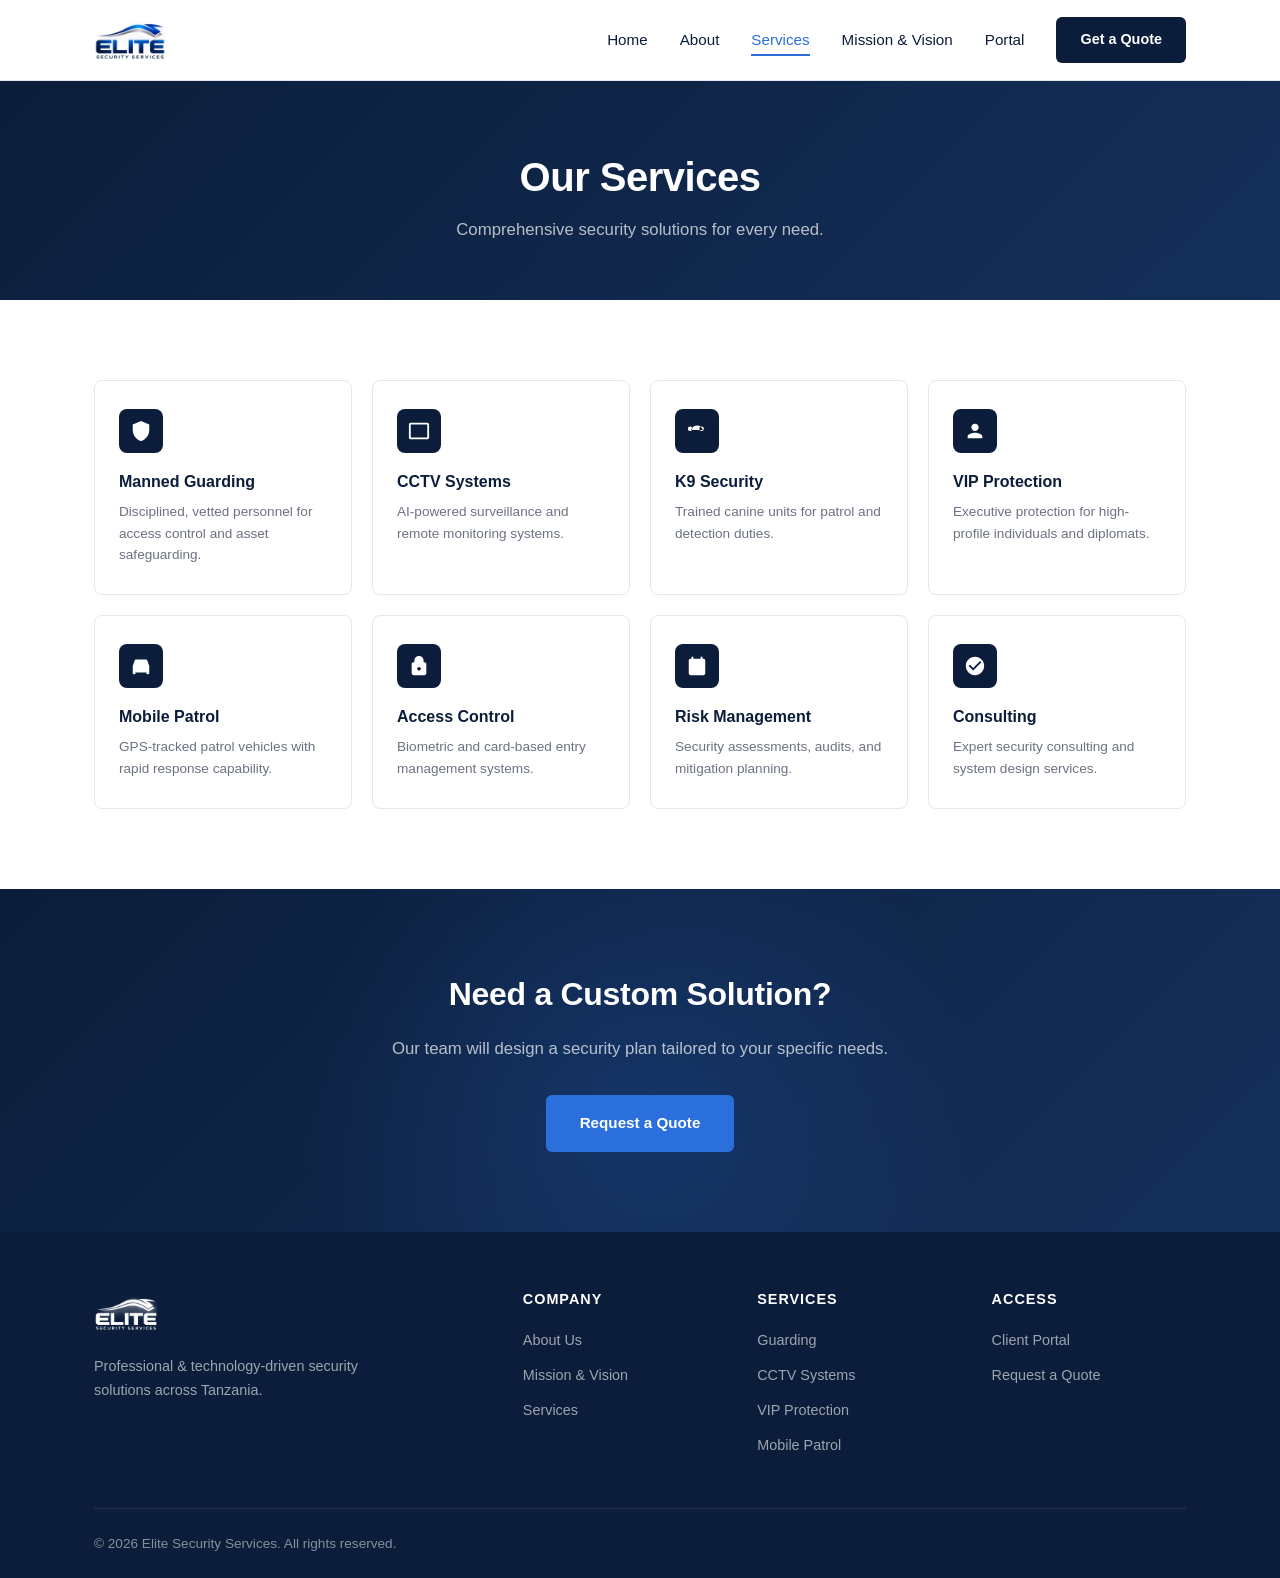
<file: pages/services/index.html>
<!DOCTYPE html>
<html lang="en">
<head>
    <meta charset="UTF-8">
    <meta name="viewport" content="width=device-width, initial-scale=1.0">
    <title>Services — Elite Security Services</title>
    <link rel="stylesheet" href="../../assets/css/style.css">
</head>
<body>

    <header class="site-header">
        <div class="container">
            <a href="../../index.html" class="site-logo">
                <img src="../../assets/images/logo/elite-logo.png" alt="Elite Security Services">
            </a>
            <nav class="site-nav">
                <ul>
                    <li><a href="../../index.html">Home</a></li>
                    <li><a href="../about/index.html">About</a></li>
                    <li><a href="index.html" class="active">Services</a></li>
                    <li><a href="../mission/index.html">Mission &amp; Vision</a></li>
                    <li><a href="../portal/index.html">Portal</a></li>
                </ul>
                <a href="../../index.html#quote" class="btn-quote">Get a Quote</a>
            </nav>
        </div>
    </header>

    <section class="page-header">
        <div class="container">
            <h1>Our Services</h1>
            <p>Comprehensive security solutions for every need.</p>
        </div>
    </section>

    <section class="section">
        <div class="container">
            <div class="services-grid">
                <div class="service-item">
                    <div class="service-icon">
                        <svg viewBox="0 0 24 24"><path d="M12 1L3 5v6c0 5.55 3.84 10.74 9 12 5.16-1.26 9-6.45 9-12V5l-9-4z"/></svg>
                    </div>
                    <h3>Manned Guarding</h3>
                    <p>Disciplined, vetted personnel for access control and asset safeguarding.</p>
                </div>
                <div class="service-item">
                    <div class="service-icon">
                        <svg viewBox="0 0 24 24"><path d="M21 3H3c-1.1 0-2 .9-2 2v14c0 1.1.9 2 2 2h18c1.1 0 2-.9 2-2V5c0-1.1-.9-2-2-2zm0 16H3V5h18v14z"/></svg>
                    </div>
                    <h3>CCTV Systems</h3>
                    <p>AI-powered surveillance and remote monitoring systems.</p>
                </div>
                <div class="service-item">
                    <div class="service-icon">
                        <svg viewBox="0 0 24 24"><path d="M4.5 9.5m-2.5 0a2.5 2.5 0 1 1 5 0 2.5 2.5 0 0 1-5 0m15 0m-2.5 0a2.5 2.5 0 1 1 5 0 2.5 2.5 0 0 1-5 0M12 6c-3 0-5.5 2-6.5 5h13C17.5 8 15 6 12 6z"/></svg>
                    </div>
                    <h3>K9 Security</h3>
                    <p>Trained canine units for patrol and detection duties.</p>
                </div>
                <div class="service-item">
                    <div class="service-icon">
                        <svg viewBox="0 0 24 24"><path d="M12 12c2.21 0 4-1.79 4-4s-1.79-4-4-4-4 1.79-4 4 1.79 4 4 4zm0 2c-2.67 0-8 1.34-8 4v2h16v-2c0-2.66-5.33-4-8-4z"/></svg>
                    </div>
                    <h3>VIP Protection</h3>
                    <p>Executive protection for high-profile individuals and diplomats.</p>
                </div>
                <div class="service-item">
                    <div class="service-icon">
                        <svg viewBox="0 0 24 24"><path d="M18.92 6.01C18.72 5.42 18.16 5 17.5 5h-11c-.66 0-1.21.42-1.42 1.01L3 12v8c0 .55.45 1 1 1h1c.55 0 1-.45 1-1v-1h12v1c0 .55.45 1 1 1h1c.55 0 1-.45 1-1v-8l-2.08-5.99z"/></svg>
                    </div>
                    <h3>Mobile Patrol</h3>
                    <p>GPS-tracked patrol vehicles with rapid response capability.</p>
                </div>
                <div class="service-item">
                    <div class="service-icon">
                        <svg viewBox="0 0 24 24"><path d="M18 8h-1V6c0-2.76-2.24-5-5-5S7 3.24 7 6v2H6c-1.1 0-2 .9-2 2v10c0 1.1.9 2 2 2h12c1.1 0 2-.9 2-2V10c0-1.1-.9-2-2-2zm-6 9c-1.1 0-2-.9-2-2s.9-2 2-2 2 .9 2 2-.9 2-2 2z"/></svg>
                    </div>
                    <h3>Access Control</h3>
                    <p>Biometric and card-based entry management systems.</p>
                </div>
                <div class="service-item">
                    <div class="service-icon">
                        <svg viewBox="0 0 24 24"><path d="M9 11H7v2h2v-2zm4 0h-2v2h2v-2zm4 0h-2v2h2v-2zm2-7h-1V2h-2v2H8V2H6v2H5c-1.11 0-1.99.9-1.99 2L3 20c0 1.1.89 2 2 2h14c1.1 0 2-.9 2-2V6c0-1.1-.9-2-2-2z"/></svg>
                    </div>
                    <h3>Risk Management</h3>
                    <p>Security assessments, audits, and mitigation planning.</p>
                </div>
                <div class="service-item">
                    <div class="service-icon">
                        <svg viewBox="0 0 24 24"><path d="M12 2C6.48 2 2 6.48 2 12s4.48 10 10 10 10-4.48 10-10S17.52 2 12 2zm-2 15l-5-5 1.41-1.41L10 14.17l7.59-7.59L19 8l-9 9z"/></svg>
                    </div>
                    <h3>Consulting</h3>
                    <p>Expert security consulting and system design services.</p>
                </div>
            </div>
        </div>
    </section>

    <section class="portal-cta">
        <div class="container">
            <h2>Need a Custom Solution?</h2>
            <p>Our team will design a security plan tailored to your specific needs.</p>
            <a href="../../index.html#quote" class="btn btn-primary">Request a Quote</a>
        </div>
    </section>

    <footer class="site-footer">
        <div class="container">
            <div class="footer-grid">
                <div class="footer-brand">
                    <img src="../../assets/images/logo/elite-logo.png" alt="Elite Security Services">
                    <p>Professional &amp; technology-driven security solutions across Tanzania.</p>
                </div>
                <div class="footer-col">
                    <h4>Company</h4>
                    <ul>
                        <li><a href="../about/index.html">About Us</a></li>
                        <li><a href="../mission/index.html">Mission &amp; Vision</a></li>
                        <li><a href="index.html">Services</a></li>
                    </ul>
                </div>
                <div class="footer-col">
                    <h4>Services</h4>
                    <ul>
                        <li><a href="index.html">Guarding</a></li>
                        <li><a href="index.html">CCTV Systems</a></li>
                        <li><a href="index.html">VIP Protection</a></li>
                        <li><a href="index.html">Mobile Patrol</a></li>
                    </ul>
                </div>
                <div class="footer-col">
                    <h4>Access</h4>
                    <ul>
                        <li><a href="../portal/index.html">Client Portal</a></li>
                        <li><a href="../../index.html#quote">Request a Quote</a></li>
                    </ul>
                </div>
            </div>
            <div class="footer-bottom">
                <p>&copy; 2026 Elite Security Services. All rights reserved.</p>
            </div>
        </div>
    </footer>

    <script src="../../assets/js/main.js"></script>
</body>
</html>
</file>
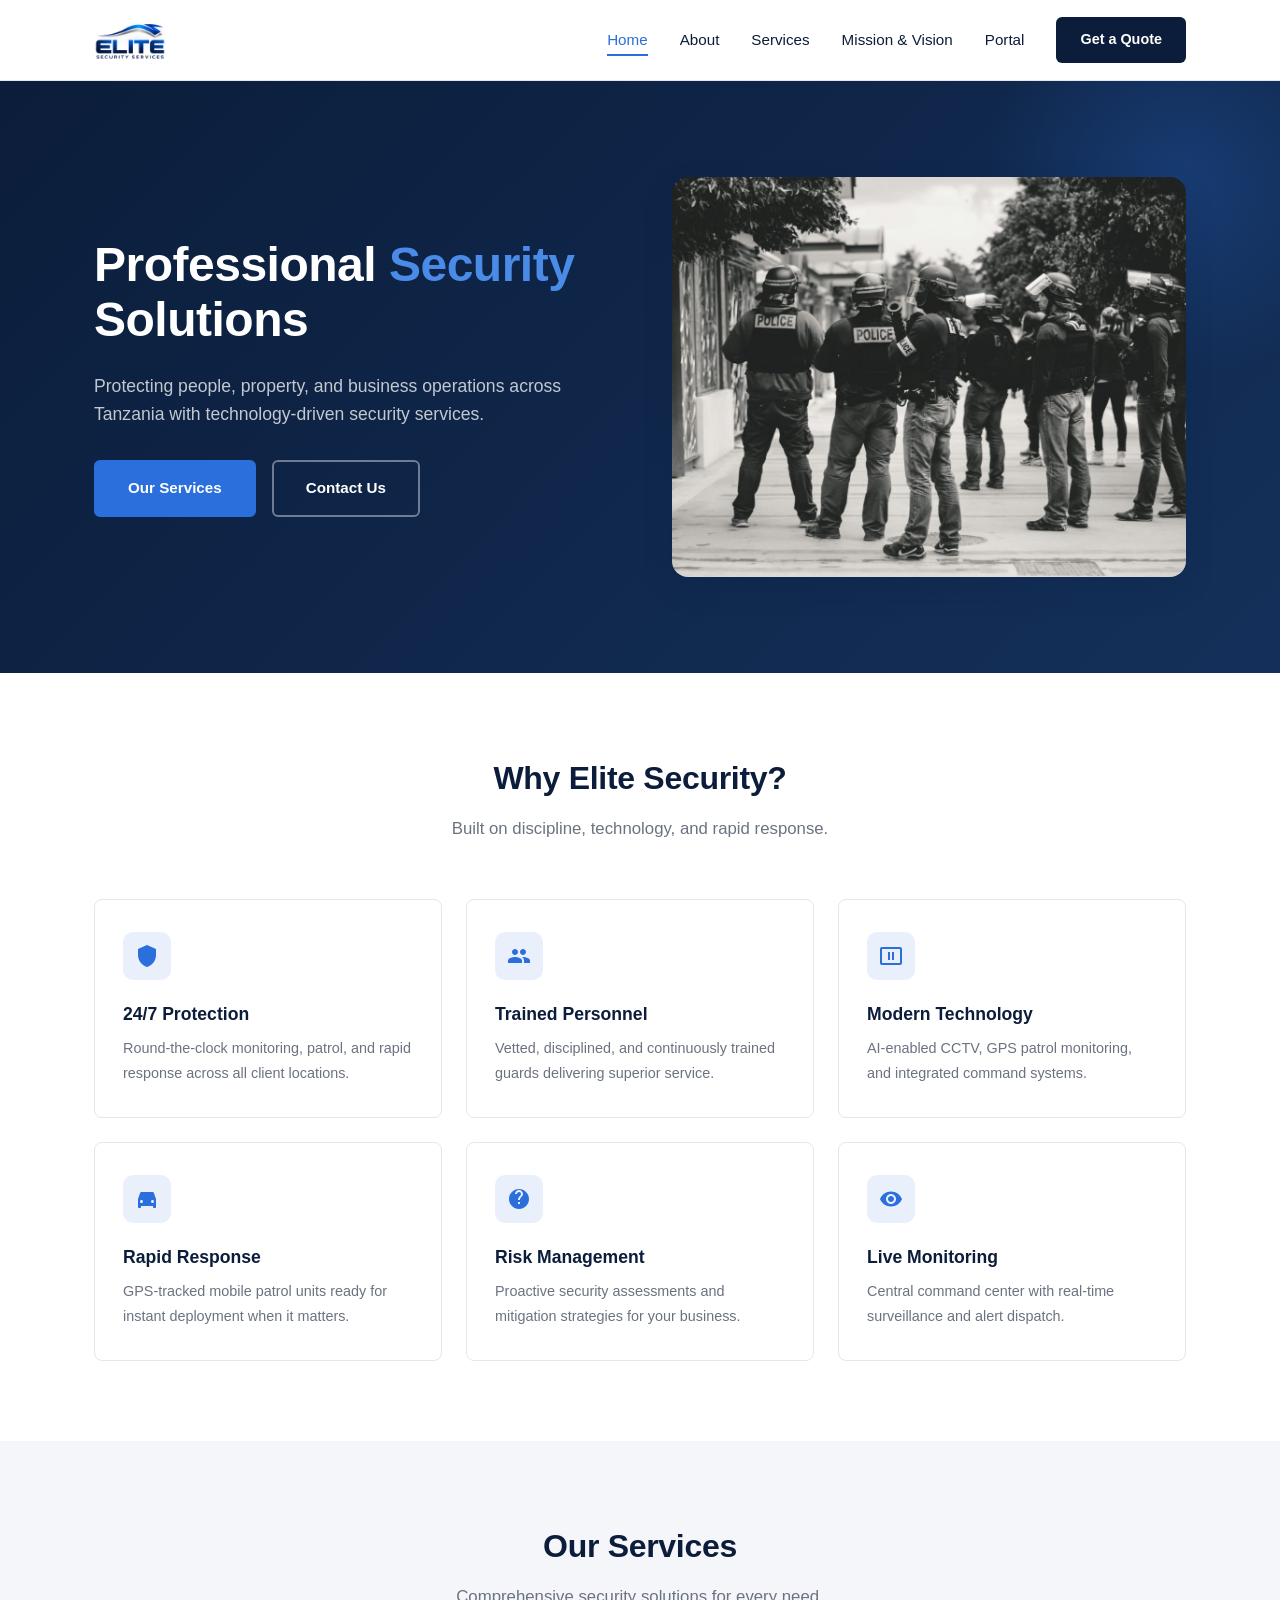
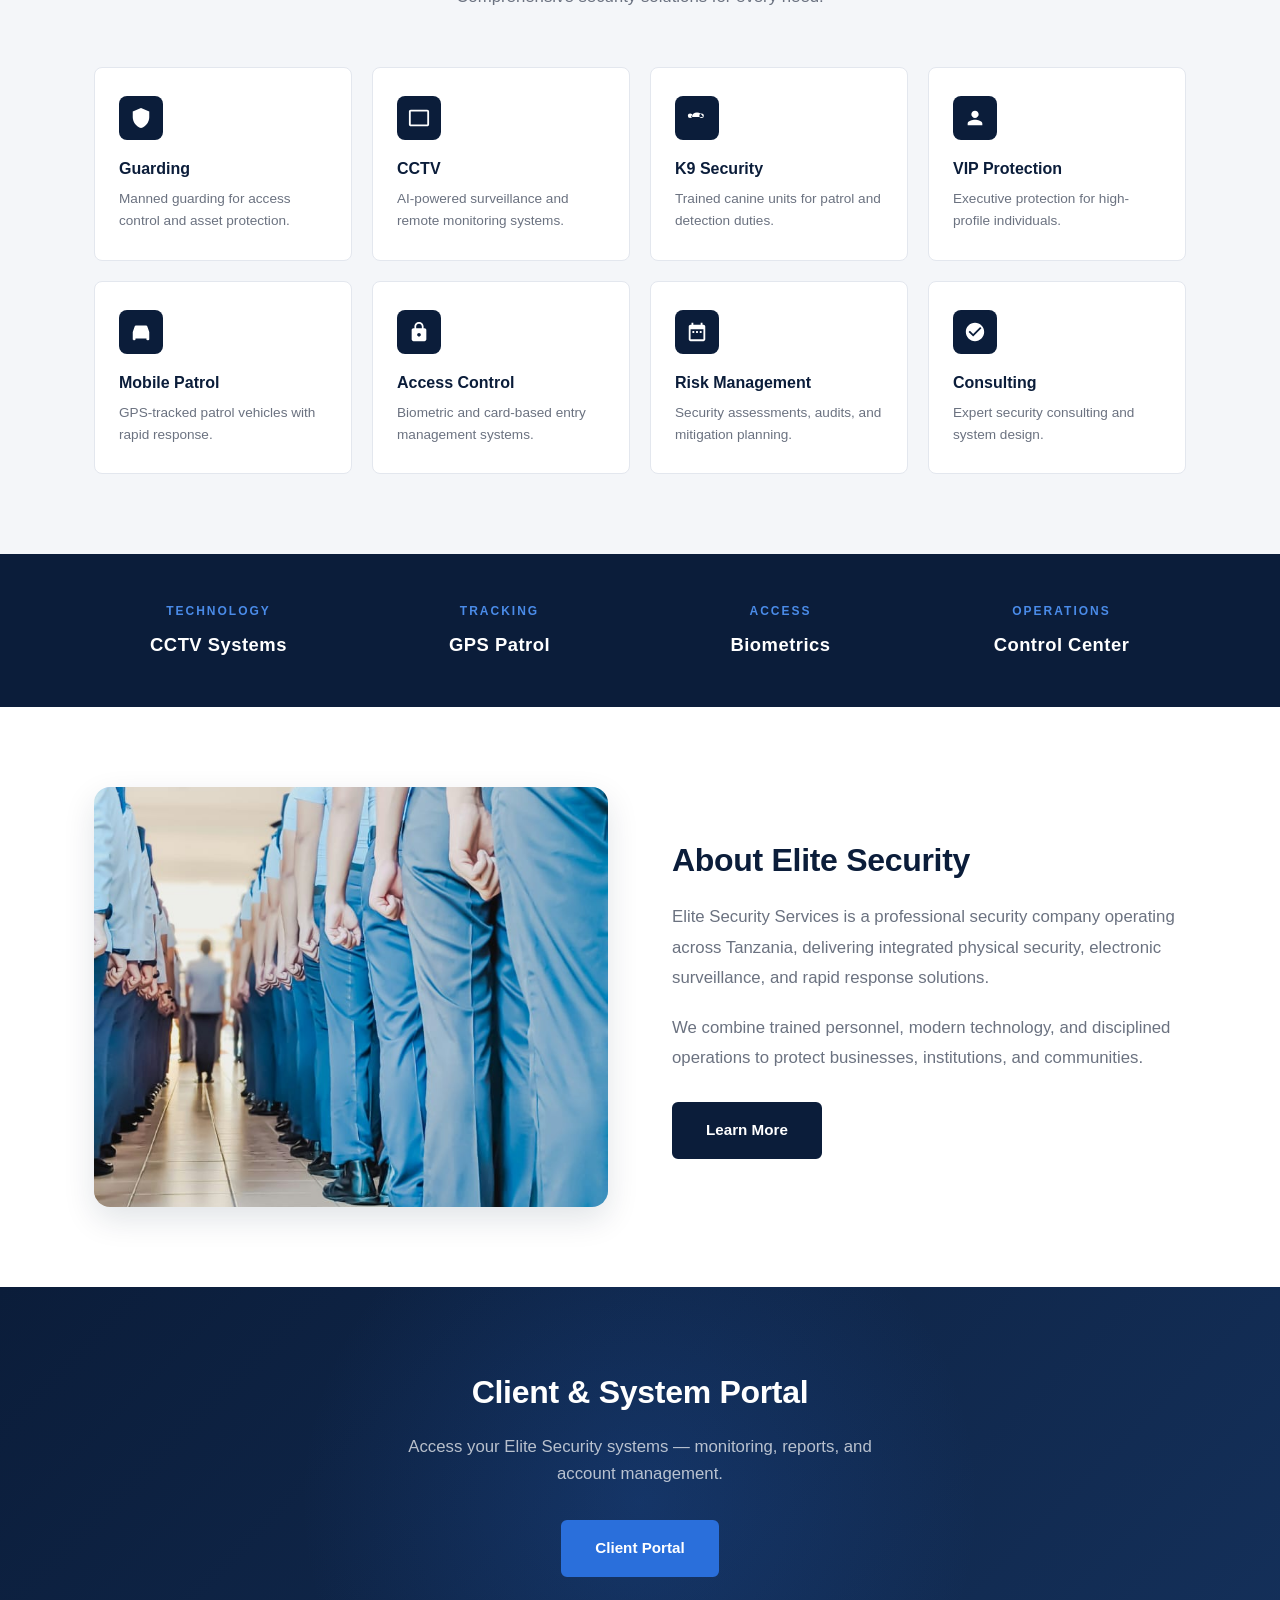
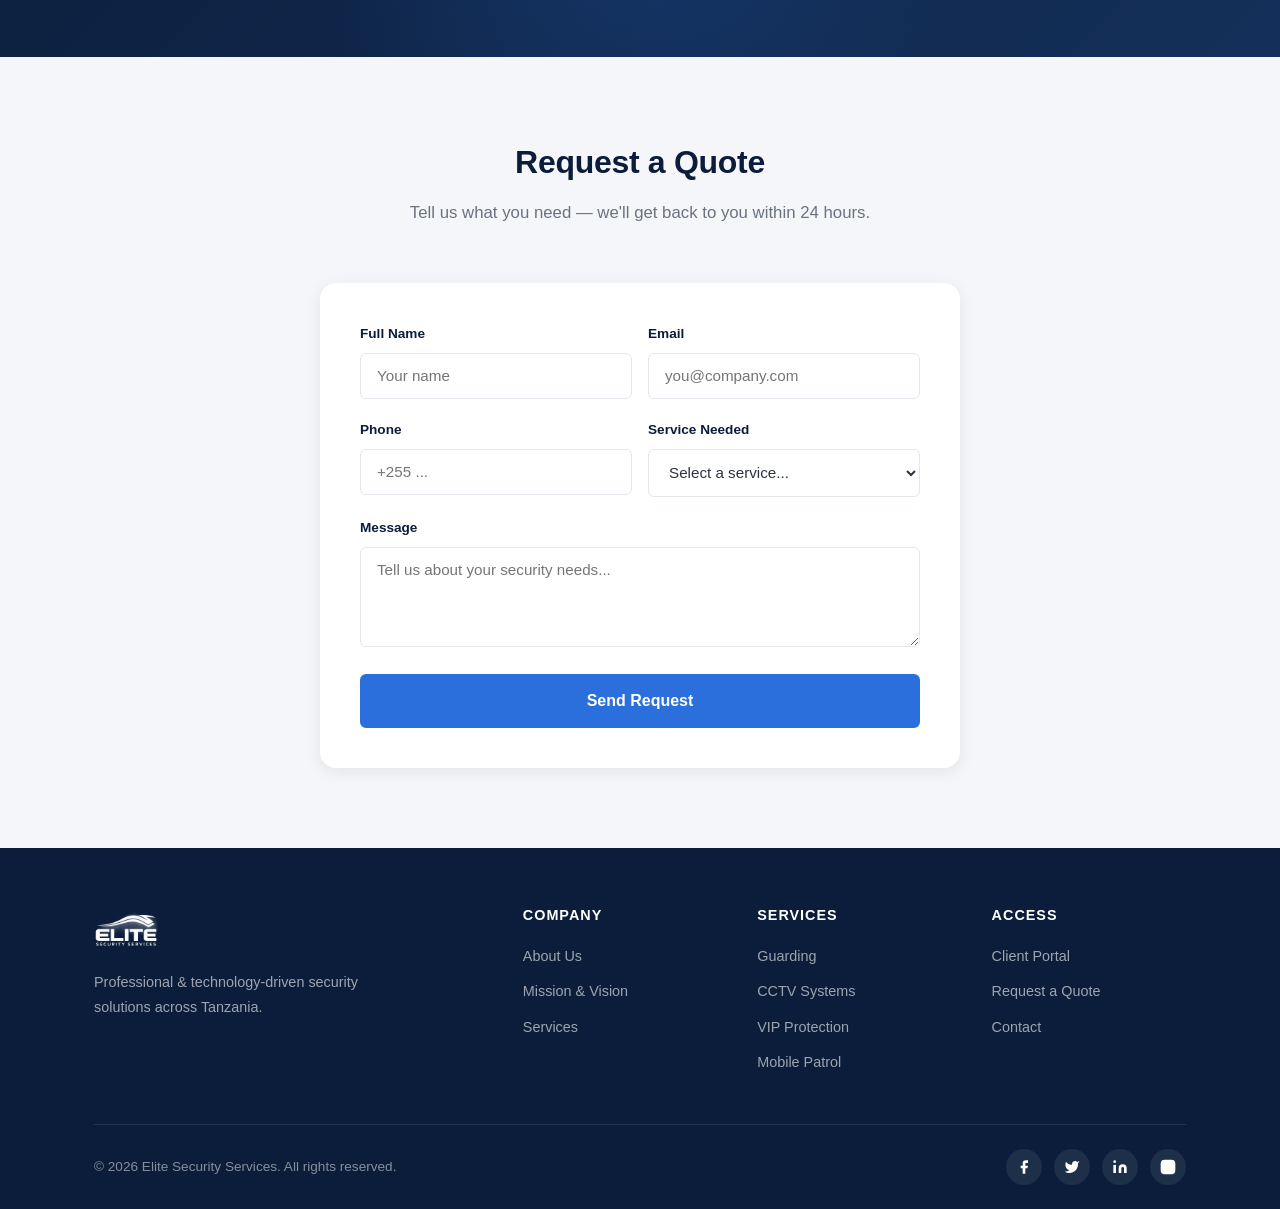
<file: index copy.html>
<!DOCTYPE html>
<html lang="en">
<head>
    <meta charset="UTF-8">
    <meta name="viewport" content="width=device-width, initial-scale=1.0">
    <title>Elite Security Services — Professional Security Solutions</title>
    <meta name="description" content="Elite Security Services — Professional security solutions across Tanzania. Guarding, CCTV, K9, VIP protection, mobile patrol, and 24/7 monitoring.">
    <link rel="stylesheet" href="assets/css/style.css">
</head>
<body>

    <!-- ============ HEADER ============ -->
    <header class="site-header">
        <div class="container">
            <a href="index.html" class="site-logo">
                <img src="assets/images/logo/elite-logo.png" alt="Elite Security Services">
            </a>

            <nav class="site-nav">
                <ul>
                    <li><a href="index.html" class="active">Home</a></li>
                    <li><a href="pages/about/index.html">About</a></li>
                    <li><a href="pages/services/index.html">Services</a></li>
                    <li><a href="pages/mission/index.html">Mission & Vision</a></li>
                    <li><a href="pages/portal/index.html">Portal</a></li>
                </ul>
                <a href="#quote" class="btn-quote">Get a Quote</a>
            </nav>
        </div>
    </header>

    <!-- ============ HERO ============ -->
    <section class="hero">
        <div class="container">
            <div class="hero-content">
                <h1>Professional <span class="accent">Security</span> Solutions</h1>
                <p>Protecting people, property, and business operations across Tanzania with technology-driven security services.</p>
                <div class="hero-buttons">
                    <a href="pages/services/index.html" class="btn btn-primary">Our Services</a>
                    <a href="#quote" class="btn btn-outline-light">Contact Us</a>
                </div>
            </div>
            <div class="hero-image">
                <img src="assets/images/hero/hero4.jpeg" alt="Security Operations">
            </div>
        </div>
    </section>

    <!-- ============ WHY ELITE ============ -->
    <section class="section">
        <div class="container">
            <div class="section-header">
                <h2>Why Elite Security?</h2>
                <p>Built on discipline, technology, and rapid response.</p>
            </div>

            <div class="features-grid">
                <div class="feature">
                    <div class="feature-icon">
                        <svg viewBox="0 0 24 24"><path d="M12 1L3 5v6c0 5.55 3.84 10.74 9 12 5.16-1.26 9-6.45 9-12V5l-9-4z"/></svg>
                    </div>
                    <h3>24/7 Protection</h3>
                    <p>Round-the-clock monitoring, patrol, and rapid response across all client locations.</p>
                </div>

                <div class="feature">
                    <div class="feature-icon">
                        <svg viewBox="0 0 24 24"><path d="M16 11c1.66 0 2.99-1.34 2.99-3S17.66 5 16 5c-1.66 0-3 1.34-3 3s1.34 3 3 3zm-8 0c1.66 0 2.99-1.34 2.99-3S9.66 5 8 5C6.34 5 5 6.34 5 8s1.34 3 3 3zm0 2c-2.33 0-7 1.17-7 3.5V19h14v-2.5c0-2.33-4.67-3.5-7-3.5zm8 0c-.29 0-.62.02-.97.05 1.16.84 1.97 1.97 1.97 3.45V19h6v-2.5c0-2.33-4.67-3.5-7-3.5z"/></svg>
                    </div>
                    <h3>Trained Personnel</h3>
                    <p>Vetted, disciplined, and continuously trained guards delivering superior service.</p>
                </div>

                <div class="feature">
                    <div class="feature-icon">
                        <svg viewBox="0 0 24 24"><path d="M21 3H3c-1.1 0-2 .9-2 2v14c0 1.1.9 2 2 2h18c1.1 0 2-.9 2-2V5c0-1.1-.9-2-2-2zm0 16H3V5h18v14zM9 8h2v8H9zm4 0h2v8h-2z"/></svg>
                    </div>
                    <h3>Modern Technology</h3>
                    <p>AI-enabled CCTV, GPS patrol monitoring, and integrated command systems.</p>
                </div>

                <div class="feature">
                    <div class="feature-icon">
                        <svg viewBox="0 0 24 24"><path d="M18.92 6.01C18.72 5.42 18.16 5 17.5 5h-11c-.66 0-1.21.42-1.42 1.01L3 12v8c0 .55.45 1 1 1h1c.55 0 1-.45 1-1v-1h12v1c0 .55.45 1 1 1h1c.55 0 1-.45 1-1v-8l-2.08-5.99zM6.5 16c-.83 0-1.5-.67-1.5-1.5S5.67 13 6.5 13s1.5.67 1.5 1.5S7.33 16 6.5 16zm11 0c-.83 0-1.5-.67-1.5-1.5s.67-1.5 1.5-1.5 1.5.67 1.5 1.5-.67 1.5-1.5 1.5z"/></svg>
                    </div>
                    <h3>Rapid Response</h3>
                    <p>GPS-tracked mobile patrol units ready for instant deployment when it matters.</p>
                </div>

                <div class="feature">
                    <div class="feature-icon">
                        <svg viewBox="0 0 24 24"><path d="M12 2C6.48 2 2 6.48 2 12s4.48 10 10 10 10-4.48 10-10S17.52 2 12 2zm1 15h-2v-2h2v2zm2.07-7.75l-.9.92C13.45 10.9 13 11.5 13 13h-2v-.5c0-1.1.45-2.1 1.17-2.83l1.24-1.26c.37-.36.59-.86.59-1.41 0-1.1-.9-2-2-2s-2 .9-2 2H8c0-2.21 1.79-4 4-4s4 1.79 4 4c0 .88-.36 1.68-.93 2.25z"/></svg>
                    </div>
                    <h3>Risk Management</h3>
                    <p>Proactive security assessments and mitigation strategies for your business.</p>
                </div>

                <div class="feature">
                    <div class="feature-icon">
                        <svg viewBox="0 0 24 24"><path d="M12 4.5C7 4.5 2.73 7.61 1 12c1.73 4.39 6 7.5 11 7.5s9.27-3.11 11-7.5c-1.73-4.39-6-7.5-11-7.5zM12 17c-2.76 0-5-2.24-5-5s2.24-5 5-5 5 2.24 5 5-2.24 5-5 5zm0-8c-1.66 0-3 1.34-3 3s1.34 3 3 3 3-1.34 3-3-1.34-3-3-3z"/></svg>
                    </div>
                    <h3>Live Monitoring</h3>
                    <p>Central command center with real-time surveillance and alert dispatch.</p>
                </div>
            </div>
        </div>
    </section>

    <!-- ============ OUR SERVICES ============ -->
    <section class="section section-alt">
        <div class="container">
            <div class="section-header">
                <h2>Our Services</h2>
                <p>Comprehensive security solutions for every need.</p>
            </div>

            <div class="services-grid">
                <div class="service-item">
                    <div class="service-icon">
                        <svg viewBox="0 0 24 24"><path d="M12 1L3 5v6c0 5.55 3.84 10.74 9 12 5.16-1.26 9-6.45 9-12V5l-9-4z"/></svg>
                    </div>
                    <h3>Guarding</h3>
                    <p>Manned guarding for access control and asset protection.</p>
                </div>

                <div class="service-item">
                    <div class="service-icon">
                        <svg viewBox="0 0 24 24"><path d="M21 3H3c-1.1 0-2 .9-2 2v14c0 1.1.9 2 2 2h18c1.1 0 2-.9 2-2V5c0-1.1-.9-2-2-2zm0 16H3V5h18v14z"/></svg>
                    </div>
                    <h3>CCTV</h3>
                    <p>AI-powered surveillance and remote monitoring systems.</p>
                </div>

                <div class="service-item">
                    <div class="service-icon">
                        <svg viewBox="0 0 24 24"><path d="M4.5 9.5m-2.5 0a2.5 2.5 0 1 1 5 0 2.5 2.5 0 0 1-5 0m15 0m-2.5 0a2.5 2.5 0 1 1 5 0 2.5 2.5 0 0 1-5 0M12 6c-3 0-5.5 2-6.5 5h13C17.5 8 15 6 12 6z"/></svg>
                    </div>
                    <h3>K9 Security</h3>
                    <p>Trained canine units for patrol and detection duties.</p>
                </div>

                <div class="service-item">
                    <div class="service-icon">
                        <svg viewBox="0 0 24 24"><path d="M12 12c2.21 0 4-1.79 4-4s-1.79-4-4-4-4 1.79-4 4 1.79 4 4 4zm0 2c-2.67 0-8 1.34-8 4v2h16v-2c0-2.66-5.33-4-8-4z"/></svg>
                    </div>
                    <h3>VIP Protection</h3>
                    <p>Executive protection for high-profile individuals.</p>
                </div>

                <div class="service-item">
                    <div class="service-icon">
                        <svg viewBox="0 0 24 24"><path d="M18.92 6.01C18.72 5.42 18.16 5 17.5 5h-11c-.66 0-1.21.42-1.42 1.01L3 12v8c0 .55.45 1 1 1h1c.55 0 1-.45 1-1v-1h12v1c0 .55.45 1 1 1h1c.55 0 1-.45 1-1v-8l-2.08-5.99z"/></svg>
                    </div>
                    <h3>Mobile Patrol</h3>
                    <p>GPS-tracked patrol vehicles with rapid response.</p>
                </div>

                <div class="service-item">
                    <div class="service-icon">
                        <svg viewBox="0 0 24 24"><path d="M18 8h-1V6c0-2.76-2.24-5-5-5S7 3.24 7 6v2H6c-1.1 0-2 .9-2 2v10c0 1.1.9 2 2 2h12c1.1 0 2-.9 2-2V10c0-1.1-.9-2-2-2zm-6 9c-1.1 0-2-.9-2-2s.9-2 2-2 2 .9 2 2-.9 2-2 2zm3.1-9H8.9V6c0-1.71 1.39-3.1 3.1-3.1 1.71 0 3.1 1.39 3.1 3.1v2z"/></svg>
                    </div>
                    <h3>Access Control</h3>
                    <p>Biometric and card-based entry management systems.</p>
                </div>

                <div class="service-item">
                    <div class="service-icon">
                        <svg viewBox="0 0 24 24"><path d="M9 11H7v2h2v-2zm4 0h-2v2h2v-2zm4 0h-2v2h2v-2zm2-7h-1V2h-2v2H8V2H6v2H5c-1.11 0-1.99.9-1.99 2L3 20c0 1.1.89 2 2 2h14c1.1 0 2-.9 2-2V6c0-1.1-.9-2-2-2zm0 16H5V9h14v11z"/></svg>
                    </div>
                    <h3>Risk Management</h3>
                    <p>Security assessments, audits, and mitigation planning.</p>
                </div>

                <div class="service-item">
                    <div class="service-icon">
                        <svg viewBox="0 0 24 24"><path d="M12 2C6.48 2 2 6.48 2 12s4.48 10 10 10 10-4.48 10-10S17.52 2 12 2zm-2 15l-5-5 1.41-1.41L10 14.17l7.59-7.59L19 8l-9 9z"/></svg>
                    </div>
                    <h3>Consulting</h3>
                    <p>Expert security consulting and system design.</p>
                </div>
            </div>
        </div>
    </section>

    <!-- ============ TECH STRIP ============ -->
    <section class="tech-strip">
        <div class="container">
            <div class="tech-item">
                <div class="tech-label">Technology</div>
                <div class="tech-name">CCTV Systems</div>
            </div>
            <div class="tech-item">
                <div class="tech-label">Tracking</div>
                <div class="tech-name">GPS Patrol</div>
            </div>
            <div class="tech-item">
                <div class="tech-label">Access</div>
                <div class="tech-name">Biometrics</div>
            </div>
            <div class="tech-item">
                <div class="tech-label">Operations</div>
                <div class="tech-name">Control Center</div>
            </div>
        </div>
    </section>

    <!-- ============ ABOUT SPLIT ============ -->
    <section class="section">
        <div class="container">
            <div class="about-split">
                <div class="about-image">
                    <img src="assets/images/services/img18.jpeg" alt="Elite Security Team">
                </div>
                <div class="about-content">
                    <h2>About Elite Security</h2>
                    <p>
                        Elite Security Services is a professional security company operating
                        across Tanzania, delivering integrated physical security, electronic
                        surveillance, and rapid response solutions.
                    </p>
                    <p>
                        We combine trained personnel, modern technology, and disciplined
                        operations to protect businesses, institutions, and communities.
                    </p>
                    <a href="pages/about/index.html" class="btn btn-dark">Learn More</a>
                </div>
            </div>
        </div>
    </section>

    <!-- ============ PORTAL CTA ============ -->
    <section class="portal-cta">
        <div class="container">
            <h2>Client &amp; System Portal</h2>
            <p>Access your Elite Security systems — monitoring, reports, and account management.</p>
            <a href="pages/portal/index.html" class="btn btn-primary">Client Portal</a>
        </div>
    </section>

    <!-- ============ QUOTE FORM ============ -->
    <section class="quote-section" id="quote">
        <div class="container">
            <div class="section-header">
                <h2>Request a Quote</h2>
                <p>Tell us what you need — we'll get back to you within 24 hours.</p>
            </div>

            <form class="quote-form" id="quoteForm">
                <div class="form-row">
                    <div class="form-group">
                        <label for="q-name">Full Name</label>
                        <input type="text" id="q-name" name="name" placeholder="Your name" required>
                    </div>
                    <div class="form-group">
                        <label for="q-email">Email</label>
                        <input type="email" id="q-email" name="email" placeholder="you@company.com" required>
                    </div>
                </div>

                <div class="form-row">
                    <div class="form-group">
                        <label for="q-phone">Phone</label>
                        <input type="tel" id="q-phone" name="phone" placeholder="+255 ...">
                    </div>
                    <div class="form-group">
                        <label for="q-service">Service Needed</label>
                        <select id="q-service" name="service" required>
                            <option value="" disabled selected>Select a service...</option>
                            <option>Manned Guarding</option>
                            <option>CCTV / Electronic Security</option>
                            <option>K9 Security</option>
                            <option>VIP &amp; Executive Protection</option>
                            <option>Mobile Patrol</option>
                            <option>Access Control</option>
                            <option>Risk Management</option>
                        </select>
                    </div>
                </div>

                <div class="form-group">
                    <label for="q-message">Message</label>
                    <textarea id="q-message" name="message" placeholder="Tell us about your security needs..." required></textarea>
                </div>

                <button type="submit" class="btn btn-primary">Send Request</button>
            </form>
        </div>
    </section>

    <!-- ============ FOOTER ============ -->
    <footer class="site-footer">
        <div class="container">
            <div class="footer-grid">
                <div class="footer-brand">
                    <img src="assets/images/logo/elite-logo.png" alt="Elite Security Services">
                    <p>Professional &amp; technology-driven security solutions across Tanzania.</p>
                </div>

                <div class="footer-col">
                    <h4>Company</h4>
                    <ul>
                        <li><a href="pages/about/index.html">About Us</a></li>
                        <li><a href="pages/mission/index.html">Mission &amp; Vision</a></li>
                        <li><a href="pages/services/index.html">Services</a></li>
                    </ul>
                </div>

                <div class="footer-col">
                    <h4>Services</h4>
                    <ul>
                        <li><a href="pages/services/index.html">Guarding</a></li>
                        <li><a href="pages/services/index.html">CCTV Systems</a></li>
                        <li><a href="pages/services/index.html">VIP Protection</a></li>
                        <li><a href="pages/services/index.html">Mobile Patrol</a></li>
                    </ul>
                </div>

                <div class="footer-col">
                    <h4>Access</h4>
                    <ul>
                        <li><a href="pages/portal/index.html">Client Portal</a></li>
                        <li><a href="#quote">Request a Quote</a></li>
                        <li><a href="pages/about/index.html">Contact</a></li>
                    </ul>
                </div>
            </div>

            <div class="footer-bottom">
                <p>&copy; 2026 Elite Security Services. All rights reserved.</p>
                <div class="footer-social">
                    <a href="#" aria-label="Facebook">
                        <svg viewBox="0 0 24 24"><path d="M18 2h-3a5 5 0 0 0-5 5v3H7v4h3v8h4v-8h3l1-4h-4V7a1 1 0 0 1 1-1h3z"/></svg>
                    </a>
                    <a href="#" aria-label="Twitter">
                        <svg viewBox="0 0 24 24"><path d="M23 3a10.9 10.9 0 0 1-3.14 1.53 4.48 4.48 0 0 0-7.86 3v1A10.66 10.66 0 0 1 3 4s-4 9 5 13a11.64 11.64 0 0 1-7 2c9 5 20 0 20-11.5a4.5 4.5 0 0 0-.08-.83A7.72 7.72 0 0 0 23 3z"/></svg>
                    </a>
                    <a href="#" aria-label="LinkedIn">
                        <svg viewBox="0 0 24 24"><path d="M16 8a6 6 0 0 1 6 6v7h-4v-7a2 2 0 0 0-2-2 2 2 0 0 0-2 2v7h-4v-7a6 6 0 0 1 6-6z M2 9h4v12H2z M4 2a2 2 0 1 1-2 2 2 2 0 0 1 2-2z"/></svg>
                    </a>
                    <a href="#" aria-label="Instagram">
                        <svg viewBox="0 0 24 24" fill="none" stroke="currentColor" stroke-width="2"><rect x="2" y="2" width="20" height="20" rx="5"/><path d="M16 11.37A4 4 0 1 1 12.63 8 4 4 0 0 1 16 11.37z"/><line x1="17.5" y1="6.5" x2="17.51" y2="6.5"/></svg>
                    </a>
                </div>
            </div>
        </div>
    </footer>

    <script src="assets/js/main.js"></script>
</body>
</html>
</file>
<file: assets/css/style.css>
/* ============================================
   ELITE SECURITY SERVICES
   Clean & Professional Stylesheet
   ============================================ */

:root {
    --navy: #0b1d3a;
    --navy-light: #14305a;
    --blue: #2a6fdb;
    --blue-light: #4a8be8;
    --silver: #a8b0bd;
    --grey-light: #f4f6f9;
    --grey-border: #e3e7ee;
    --text: #2c3341;
    --text-muted: #6b7280;
    --white: #ffffff;
    --shadow-sm: 0 1px 3px rgba(11, 29, 58, 0.08);
    --shadow-md: 0 4px 16px rgba(11, 29, 58, 0.08);
    --shadow-lg: 0 12px 32px rgba(11, 29, 58, 0.12);
    --radius: 8px;
    --radius-lg: 16px;
    --transition: 0.25s ease;
}

* {
    box-sizing: border-box;
    margin: 0;
    padding: 0;
}

html {
    scroll-behavior: smooth;
}

body {
    font-family: 'Segoe UI', -apple-system, BlinkMacSystemFont, Tahoma, sans-serif;
    line-height: 1.6;
    color: var(--text);
    background-color: var(--white);
    -webkit-font-smoothing: antialiased;
}

img {
    max-width: 100%;
    display: block;
}

a {
    text-decoration: none;
    color: inherit;
}

/* ---------- CONTAINER ---------- */
.container {
    max-width: 1140px;
    margin: 0 auto;
    padding: 0 1.5rem;
}

/* ---------- HEADER ---------- */
.site-header {
    background-color: var(--white);
    border-bottom: 1px solid var(--grey-border);
    position: sticky;
    top: 0;
    z-index: 1000;
}

.site-header .container {
    display: flex;
    align-items: center;
    justify-content: space-between;
    height: 80px;
    gap: 2rem;
}

.site-logo img {
    height: 56px;
    width: auto;
}

.site-nav {
    display: flex;
    align-items: center;
    gap: 2rem;
}

.site-nav ul {
    display: flex;
    list-style: none;
    gap: 2rem;
}

.site-nav a {
    color: var(--navy);
    font-weight: 500;
    font-size: 0.95rem;
    padding: 0.5rem 0;
    position: relative;
    transition: color var(--transition);
}

.site-nav a::after {
    content: "";
    position: absolute;
    bottom: 0;
    left: 0;
    width: 0;
    height: 2px;
    background-color: var(--blue);
    transition: width var(--transition);
}

.site-nav a:hover,
.site-nav a.active {
    color: var(--blue);
}

.site-nav a:hover::after,
.site-nav a.active::after {
    width: 100%;
}

.btn-quote {
    background-color: var(--navy);
    color: var(--white) !important;
    padding: 0.7rem 1.5rem !important;
    border-radius: 6px;
    font-weight: 600 !important;
    font-size: 0.9rem !important;
    transition: background-color var(--transition) !important;
}

.btn-quote:hover {
    background-color: var(--blue) !important;
}

.btn-quote::after {
    display: none !important;
}

/* ---------- HERO ---------- */
.hero {
    background: linear-gradient(135deg, var(--navy) 0%, var(--navy-light) 100%);
    color: var(--white);
    padding: 6rem 0;
    position: relative;
    overflow: hidden;
}

.hero .container {
    display: grid;
    grid-template-columns: 1fr 1fr;
    gap: 4rem;
    align-items: center;
    position: relative;
    z-index: 2;
}

.hero-content h1 {
    font-size: 3rem;
    line-height: 1.15;
    margin-bottom: 1.5rem;
    letter-spacing: -0.5px;
    font-weight: 700;
}

.hero-content h1 .accent {
    color: var(--blue-light);
}

.hero-content p {
    font-size: 1.1rem;
    color: rgba(255, 255, 255, 0.75);
    margin-bottom: 2rem;
    max-width: 500px;
}

.hero-buttons {
    display: flex;
    gap: 1rem;
    flex-wrap: wrap;
}

.hero-image {
    border-radius: var(--radius-lg);
    overflow: hidden;
    box-shadow: var(--shadow-lg);
    position: relative;
}

.hero-image img {
    width: 100%;
    height: 400px;
    object-fit: cover;
}

/* Decorative shape */
.hero::before {
    content: "";
    position: absolute;
    top: -100px;
    right: -100px;
    width: 400px;
    height: 400px;
    background: radial-gradient(circle, rgba(42, 111, 219, 0.25) 0%, transparent 70%);
    border-radius: 50%;
}

/* ---------- BUTTONS ---------- */
.btn {
    display: inline-block;
    padding: 0.9rem 2rem;
    border-radius: 6px;
    font-weight: 600;
    font-size: 0.95rem;
    cursor: pointer;
    border: 2px solid transparent;
    transition: all var(--transition);
    text-align: center;
}

.btn-primary {
    background-color: var(--blue);
    color: var(--white);
    border-color: var(--blue);
}

.btn-primary:hover {
    background-color: var(--blue-light);
    border-color: var(--blue-light);
    transform: translateY(-2px);
    box-shadow: 0 8px 20px rgba(42, 111, 219, 0.3);
}

.btn-outline-light {
    background-color: transparent;
    color: var(--white);
    border-color: rgba(255, 255, 255, 0.4);
}

.btn-outline-light:hover {
    background-color: var(--white);
    color: var(--navy);
    border-color: var(--white);
}

.btn-dark {
    background-color: var(--navy);
    color: var(--white);
    border-color: var(--navy);
}

.btn-dark:hover {
    background-color: var(--blue);
    border-color: var(--blue);
    transform: translateY(-2px);
}

.btn-block {
    display: block;
    width: 100%;
}

/* ---------- SECTION BASE ---------- */
.section {
    padding: 5rem 0;
}

.section-alt {
    background-color: var(--grey-light);
}

.section-header {
    text-align: center;
    max-width: 640px;
    margin: 0 auto 3.5rem;
}

.section-header h2 {
    font-size: 2rem;
    color: var(--navy);
    margin-bottom: 0.75rem;
    letter-spacing: -0.3px;
    font-weight: 700;
}

.section-header p {
    color: var(--text-muted);
    font-size: 1.05rem;
}

/* ---------- FEATURES GRID ---------- */
.features-grid {
    display: grid;
    grid-template-columns: repeat(3, 1fr);
    gap: 1.5rem;
}

.feature {
    background-color: var(--white);
    padding: 2rem 1.75rem;
    border-radius: var(--radius);
    border: 1px solid var(--grey-border);
    transition: all var(--transition);
}

.feature:hover {
    transform: translateY(-4px);
    box-shadow: var(--shadow-md);
    border-color: var(--blue);
}

.feature-icon {
    width: 48px;
    height: 48px;
    background-color: rgba(42, 111, 219, 0.1);
    border-radius: 10px;
    display: flex;
    align-items: center;
    justify-content: center;
    margin-bottom: 1.25rem;
    color: var(--blue);
}

.feature-icon svg {
    width: 24px;
    height: 24px;
    fill: currentColor;
}

.feature h3 {
    font-size: 1.1rem;
    color: var(--navy);
    margin-bottom: 0.5rem;
    font-weight: 600;
}

.feature p {
    color: var(--text-muted);
    font-size: 0.9rem;
    line-height: 1.7;
}

/* ---------- SERVICES GRID ---------- */
.services-grid {
    display: grid;
    grid-template-columns: repeat(4, 1fr);
    gap: 1.25rem;
}

.service-item {
    background-color: var(--white);
    border: 1px solid var(--grey-border);
    border-radius: var(--radius);
    padding: 1.75rem 1.5rem;
    text-align: left;
    transition: all var(--transition);
    position: relative;
    overflow: hidden;
}

.service-item::before {
    content: "";
    position: absolute;
    top: 0;
    left: 0;
    width: 4px;
    height: 0;
    background-color: var(--blue);
    transition: height var(--transition);
}

.service-item:hover {
    transform: translateY(-4px);
    box-shadow: var(--shadow-md);
}

.service-item:hover::before {
    height: 100%;
}

.service-item .service-icon {
    width: 44px;
    height: 44px;
    background-color: var(--navy);
    border-radius: 8px;
    display: flex;
    align-items: center;
    justify-content: center;
    margin-bottom: 1rem;
    color: var(--white);
}

.service-item .service-icon svg {
    width: 22px;
    height: 22px;
    fill: currentColor;
}

.service-item h3 {
    font-size: 1rem;
    color: var(--navy);
    margin-bottom: 0.4rem;
    font-weight: 600;
}

.service-item p {
    font-size: 0.85rem;
    color: var(--text-muted);
    line-height: 1.6;
}

/* ---------- TECH STRIP ---------- */
.tech-strip {
    background-color: var(--navy);
    color: var(--white);
    padding: 3rem 0;
}

.tech-strip .container {
    display: flex;
    justify-content: space-around;
    align-items: center;
    flex-wrap: wrap;
    gap: 2rem;
}

.tech-item {
    text-align: center;
    flex: 1;
    min-width: 160px;
}

.tech-item .tech-label {
    font-size: 0.75rem;
    color: var(--blue-light);
    letter-spacing: 2px;
    text-transform: uppercase;
    font-weight: 600;
    margin-bottom: 0.5rem;
}

.tech-item .tech-name {
    font-size: 1.15rem;
    font-weight: 600;
    letter-spacing: 0.5px;
}

/* ---------- ABOUT SPLIT ---------- */
.about-split {
    display: grid;
    grid-template-columns: 1fr 1fr;
    gap: 4rem;
    align-items: center;
}

.about-image {
    border-radius: var(--radius-lg);
    overflow: hidden;
    box-shadow: var(--shadow-lg);
}

.about-image img {
    width: 100%;
    height: 420px;
    object-fit: cover;
}

.about-content h2 {
    font-size: 2rem;
    color: var(--navy);
    margin-bottom: 1rem;
    letter-spacing: -0.3px;
}

.about-content p {
    color: var(--text-muted);
    font-size: 1.05rem;
    margin-bottom: 1.25rem;
    line-height: 1.8;
}

.about-content .btn {
    margin-top: 0.5rem;
}

/* ---------- PORTAL CTA ---------- */
.portal-cta {
    background: linear-gradient(135deg, var(--navy) 0%, var(--navy-light) 100%);
    color: var(--white);
    padding: 5rem 0;
    text-align: center;
    position: relative;
    overflow: hidden;
}

.portal-cta::before {
    content: "";
    position: absolute;
    top: -50%;
    left: 50%;
    transform: translateX(-50%);
    width: 800px;
    height: 800px;
    background: radial-gradient(circle, rgba(42, 111, 219, 0.2) 0%, transparent 60%);
    border-radius: 50%;
}

.portal-cta .container {
    position: relative;
    z-index: 2;
}

.portal-cta h2 {
    font-size: 2rem;
    margin-bottom: 1rem;
    letter-spacing: -0.3px;
}

.portal-cta p {
    color: rgba(255, 255, 255, 0.7);
    font-size: 1.05rem;
    max-width: 520px;
    margin: 0 auto 2rem;
}

/* ---------- QUOTE FORM ---------- */
.quote-section {
    padding: 5rem 0;
    background-color: var(--grey-light);
}

.quote-form {
    max-width: 640px;
    margin: 0 auto;
    background-color: var(--white);
    padding: 2.5rem;
    border-radius: var(--radius-lg);
    box-shadow: var(--shadow-md);
}

.form-row {
    display: grid;
    grid-template-columns: 1fr 1fr;
    gap: 1rem;
}

.form-group {
    margin-bottom: 1.25rem;
}

.form-group label {
    display: block;
    font-size: 0.85rem;
    font-weight: 600;
    color: var(--navy);
    margin-bottom: 0.5rem;
}

.form-group input,
.form-group select,
.form-group textarea {
    width: 100%;
    padding: 0.85rem 1rem;
    border: 1px solid var(--grey-border);
    border-radius: 6px;
    font-size: 0.95rem;
    font-family: inherit;
    color: var(--text);
    background-color: var(--white);
    transition: border-color var(--transition), box-shadow var(--transition);
}

.form-group input:focus,
.form-group select:focus,
.form-group textarea:focus {
    outline: none;
    border-color: var(--blue);
    box-shadow: 0 0 0 3px rgba(42, 111, 219, 0.12);
}

.form-group textarea {
    resize: vertical;
    min-height: 100px;
}

.quote-form .btn {
    width: 100%;
    padding: 1rem;
    font-size: 1rem;
}

/* ---------- FOOTER ---------- */
.site-footer {
    background-color: var(--navy);
    color: var(--white);
    padding: 3.5rem 0 1.5rem;
}

.footer-grid {
    display: grid;
    grid-template-columns: 2fr 1fr 1fr 1fr;
    gap: 2.5rem;
    padding-bottom: 2.5rem;
    border-bottom: 1px solid rgba(255, 255, 255, 0.1);
}

.footer-brand img {
    height: 50px;
    margin-bottom: 1rem;
    filter: brightness(0) invert(1);
}

.footer-brand p {
    color: rgba(255, 255, 255, 0.6);
    font-size: 0.9rem;
    line-height: 1.7;
    max-width: 320px;
}

.footer-col h4 {
    font-size: 0.9rem;
    color: var(--white);
    margin-bottom: 1rem;
    text-transform: uppercase;
    letter-spacing: 1px;
    font-weight: 600;
}

.footer-col ul {
    list-style: none;
}

.footer-col ul li {
    margin-bottom: 0.6rem;
}

.footer-col ul a {
    color: rgba(255, 255, 255, 0.6);
    font-size: 0.9rem;
    transition: color var(--transition);
}

.footer-col ul a:hover {
    color: var(--blue-light);
}

.footer-bottom {
    padding-top: 1.5rem;
    display: flex;
    justify-content: space-between;
    align-items: center;
    flex-wrap: wrap;
    gap: 1rem;
}

.footer-bottom p {
    color: rgba(255, 255, 255, 0.5);
    font-size: 0.85rem;
}

.footer-social {
    display: flex;
    gap: 0.75rem;
}

.footer-social a {
    width: 36px;
    height: 36px;
    border-radius: 50%;
    background-color: rgba(255, 255, 255, 0.08);
    display: flex;
    align-items: center;
    justify-content: center;
    color: var(--white);
    transition: all var(--transition);
}

.footer-social a:hover {
    background-color: var(--blue);
    transform: translateY(-2px);
}

.footer-social svg {
    width: 16px;
    height: 16px;
    fill: currentColor;
}

/* ---------- PAGE HEADER (inner pages) ---------- */
.page-header {
    background: linear-gradient(135deg, var(--navy) 0%, var(--navy-light) 100%);
    color: var(--white);
    padding: 4rem 0 3.5rem;
    text-align: center;
}

.page-header h1 {
    font-size: 2.5rem;
    margin-bottom: 0.5rem;
    letter-spacing: -0.5px;
}

.page-header p {
    color: rgba(255, 255, 255, 0.7);
    font-size: 1.05rem;
}

/* ---------- PORTAL LOGIN ---------- */
.portal-section {
    padding: 5rem 0;
    background-color: var(--grey-light);
    min-height: 60vh;
}

.portal-card {
    max-width: 420px;
    margin: 0 auto;
    background-color: var(--white);
    padding: 2.5rem;
    border-radius: var(--radius-lg);
    box-shadow: var(--shadow-lg);
    border-top: 4px solid var(--blue);
}

.portal-logo {
    display: flex;
    justify-content: center;
    margin-bottom: 1.5rem;
}

.portal-logo img {
    height: 64px;
}

.portal-card h2 {
    text-align: center;
    color: var(--navy);
    font-size: 1.5rem;
    margin-bottom: 0.4rem;
}

.portal-card .subtitle {
    text-align: center;
    color: var(--text-muted);
    font-size: 0.9rem;
    margin-bottom: 2rem;
}

.portal-links {
    display: flex;
    justify-content: space-between;
    align-items: center;
    font-size: 0.85rem;
    margin-top: 0.5rem;
}

.portal-links a {
    color: var(--blue);
    font-weight: 600;
}

.portal-links label {
    display: flex;
    align-items: center;
    gap: 0.4rem;
    color: var(--text-muted);
    font-weight: 400;
    cursor: pointer;
}

.portal-links input[type="checkbox"] {
    width: auto;
    margin: 0;
}

.portal-footer {
    text-align: center;
    margin-top: 1.75rem;
    padding-top: 1.75rem;
    border-top: 1px solid var(--grey-border);
    font-size: 0.85rem;
    color: var(--text-muted);
}

.portal-footer a {
    color: var(--blue);
    font-weight: 600;
}

/* ---------- ALERTS ---------- */
.alert {
    padding: 0.85rem 1rem;
    border-radius: 6px;
    font-size: 0.9rem;
    margin-bottom: 1.25rem;
    display: none;
}

.alert.show {
    display: block;
}

.alert-error {
    background-color: #fef2f2;
    color: #b91c1c;
    border-left: 4px solid #b91c1c;
}

.alert-success {
    background-color: #f0fdf4;
    color: #15803d;
    border-left: 4px solid #15803d;
}

/* ---------- RESPONSIVE ---------- */
@media (max-width: 900px) {
    .hero .container,
    .about-split {
        grid-template-columns: 1fr;
        gap: 2.5rem;
    }

    .hero-content h1 {
        font-size: 2.25rem;
    }

    .hero-image img {
        height: 300px;
    }

    .features-grid {
        grid-template-columns: repeat(2, 1fr);
    }

    .services-grid {
        grid-template-columns: repeat(2, 1fr);
    }

    .footer-grid {
        grid-template-columns: 1fr 1fr;
        gap: 2rem;
    }

    .site-nav ul {
        gap: 1.25rem;
    }
}

@media (max-width: 640px) {
    .site-header .container {
        height: auto;
        padding: 1rem 1.25rem;
        flex-direction: column;
        gap: 1rem;
    }

    .site-nav {
        flex-direction: column;
        gap: 1rem;
        width: 100%;
    }

    .site-nav ul {
        gap: 1rem;
        flex-wrap: wrap;
        justify-content: center;
    }

    .site-nav a {
        font-size: 0.85rem;
    }

    .btn-quote {
        padding: 0.6rem 1.25rem !important;
        font-size: 0.85rem !important;
    }

    .hero {
        padding: 3.5rem 0;
    }

    .hero-content h1 {
        font-size: 1.75rem;
    }

    .hero-content p {
        font-size: 1rem;
    }

    .hero-buttons {
        flex-direction: column;
    }

    .hero-buttons .btn {
        width: 100%;
    }

    .section {
        padding: 3rem 0;
    }

    .section-header {
        margin-bottom: 2rem;
    }

    .section-header h2 {
        font-size: 1.5rem;
    }

    .features-grid,
    .services-grid {
        grid-template-columns: 1fr;
    }

    .tech-strip .container {
        flex-direction: column;
        gap: 1.5rem;
    }

    .about-content h2 {
        font-size: 1.5rem;
    }

    .about-image img {
        height: 260px;
    }

    .form-row {
        grid-template-columns: 1fr;
    }

    .quote-form {
        padding: 1.75rem;
    }

    .footer-grid {
        grid-template-columns: 1fr;
        gap: 1.75rem;
    }

    .footer-bottom {
        flex-direction: column;
        text-align: center;
    }

    .page-header h1 {
        font-size: 1.75rem;
    }

    .portal-card {
        padding: 2rem 1.5rem;
    }
}


/* ============================================
   ADVANCED HOMEPAGE ADDITIONS
   ============================================ */

/* ---------- Top Bar ---------- */
.topbar {
    background-color: #061224;
    color: rgba(255, 255, 255, 0.8);
    padding: 0.55rem 0;
    font-size: 0.8rem;
    border-bottom: 1px solid rgba(255, 255, 255, 0.05);
}

.topbar .container {
    display: flex;
    justify-content: space-between;
    align-items: center;
    flex-wrap: wrap;
    gap: 0.75rem;
}

.topbar-left {
    display: flex;
    gap: 1.5rem;
    align-items: center;
    flex-wrap: wrap;
}

.topbar-item {
    display: flex;
    align-items: center;
    gap: 0.4rem;
}

.topbar-item svg {
    width: 14px;
    height: 14px;
    color: #4a8be8;
}

.topbar-item strong {
    color: #ffffff;
}

.status-live {
    display: flex;
    align-items: center;
    gap: 0.5rem;
    font-size: 0.78rem;
}

.status-live strong {
    color: #22c55e;
}

.hide-mobile {
    display: inline-flex;
}

/* ---------- Hero Advanced ---------- */
.hero-advanced {
    position: relative;
    padding: 5rem 0 6rem;
    background: linear-gradient(135deg, #0b1d3a 0%, #14305a 60%, #1a3a6e 100%);
    overflow: hidden;
}

.hero-bg-pattern {
    position: absolute;
    inset: 0;
    background-image: 
        radial-gradient(circle at 15% 30%, rgba(42, 111, 219, 0.15) 0%, transparent 45%),
        radial-gradient(circle at 85% 70%, rgba(42, 111, 219, 0.1) 0%, transparent 45%),
        url("data:image/svg+xml,%3Csvg width='40' height='40' xmlns='http://www.w3.org/2000/svg'%3E%3Cpath d='M0 0h40v40H0z' fill='none'/%3E%3Cpath d='M0 20h40M20 0v40' stroke='%23ffffff' stroke-width='0.3' opacity='0.04'/%3E%3C/svg%3E");
    pointer-events: none;
}

.hero-advanced .container {
    position: relative;
    z-index: 2;
    display: grid;
    grid-template-columns: 1.1fr 1fr;
    gap: 4rem;
    align-items: center;
}

.hero-badge {
    display: inline-flex;
    align-items: center;
    gap: 0.6rem;
    background-color: rgba(42, 111, 219, 0.15);
    border: 1px solid rgba(42, 111, 219, 0.35);
    color: #93c5fd;
    padding: 0.4rem 1rem;
    border-radius: 50px;
    font-size: 0.75rem;
    font-weight: 600;
    letter-spacing: 1.2px;
    text-transform: uppercase;
    margin-bottom: 1.5rem;
}

.badge-dot {
    width: 6px;
    height: 6px;
    border-radius: 50%;
    background-color: #22c55e;
    box-shadow: 0 0 0 0 rgba(34, 197, 94, 0.6);
    animation: pulse-dot 2s infinite;
}

.hero-advanced h1 {
    font-size: 3.2rem;
    line-height: 1.1;
    letter-spacing: -1px;
    margin-bottom: 1.25rem;
    font-weight: 700;
    color: #ffffff;
}

.hero-advanced h1 .accent {
    color: #4a8be8;
    position: relative;
}

.hero-subtitle {
    font-size: 1.1rem;
    color: rgba(255, 255, 255, 0.75);
    line-height: 1.75;
    margin-bottom: 2rem;
    max-width: 520px;
}

.hero-advanced .hero-buttons {
    display: flex;
    gap: 1rem;
    flex-wrap: wrap;
    margin-bottom: 2.5rem;
}

.hero-advanced .hero-buttons .btn {
    display: inline-flex;
    align-items: center;
    gap: 0.5rem;
}

/* Hero Stats */
.hero-stats {
    display: flex;
    align-items: center;
    gap: 1.5rem;
    padding-top: 2rem;
    border-top: 1px solid rgba(255, 255, 255, 0.1);
}

.hero-stat {
    display: flex;
    flex-direction: column;
    gap: 0.2rem;
}

.hero-stat strong {
    font-size: 1.5rem;
    color: #ffffff;
    font-weight: 700;
    line-height: 1;
}

.hero-stat strong span {
    font-size: 0.9rem;
    color: #4a8be8;
    margin-left: 2px;
}

.hero-stat > span {
    font-size: 0.78rem;
    color: rgba(255, 255, 255, 0.55);
    text-transform: uppercase;
    letter-spacing: 1px;
    font-weight: 500;
}

.hero-stat-divider {
    width: 1px;
    height: 30px;
    background-color: rgba(255, 255, 255, 0.1);
}

/* Hero Visual */
.hero-visual {
    position: relative;
    height: 480px;
}

.hero-image-wrap {
    position: relative;
    width: 100%;
    height: 100%;
    border-radius: 20px;
    overflow: hidden;
    box-shadow: 0 30px 80px rgba(0, 0, 0, 0.4);
}

.hero-image-wrap img {
    width: 100%;
    height: 100%;
    object-fit: cover;
}

.hero-image-glow {
    position: absolute;
    inset: 0;
    background: linear-gradient(135deg, transparent 40%, rgba(42, 111, 219, 0.3) 100%);
    pointer-events: none;
}

/* Floating Cards */
.floating-card {
    position: absolute;
    background-color: rgba(255, 255, 255, 0.98);
    backdrop-filter: blur(20px);
    border-radius: 14px;
    padding: 1rem 1.25rem;
    box-shadow: 0 20px 60px rgba(0, 0, 0, 0.25);
    animation: floatCard 4s ease-in-out infinite;
}

@keyframes floatCard {
    0%, 100% { transform: translateY(0); }
    50% { transform: translateY(-10px); }
}

.card-live {
    top: 30px;
    left: -30px;
    min-width: 200px;
    animation-delay: 0s;
}

.card-live-header {
    display: flex;
    align-items: center;
    gap: 0.5rem;
    font-size: 0.8rem;
    color: #0b1d3a;
    font-weight: 600;
    margin-bottom: 0.5rem;
}

.card-live-body small {
    font-size: 0.75rem;
    color: #6b7280;
}

.live-bar {
    height: 6px;
    background-color: #e5e7eb;
    border-radius: 3px;
    overflow: hidden;
    margin-bottom: 0.4rem;
}

.live-bar-fill {
    height: 100%;
    width: 75%;
    background: linear-gradient(90deg, #22c55e 0%, #4ade80 100%);
    border-radius: 3px;
    animation: liveBarPulse 2s ease-in-out infinite;
}

@keyframes liveBarPulse {
    0%, 100% { width: 75%; }
    50% { width: 85%; }
}

.card-response {
    bottom: 40px;
    right: -20px;
    display: flex;
    align-items: center;
    gap: 0.75rem;
    min-width: 220px;
    animation-delay: 1s;
}

.card-response-icon {
    width: 40px;
    height: 40px;
    border-radius: 10px;
    background: linear-gradient(135deg, #eef4fc 0%, #dbe7fa 100%);
    display: flex;
    align-items: center;
    justify-content: center;
    color: #2a6fdb;
    flex-shrink: 0;
}

.card-response-icon svg {
    width: 22px;
    height: 22px;
}

.card-response strong {
    display: block;
    font-size: 0.9rem;
    color: #0b1d3a;
    font-weight: 700;
    line-height: 1.2;
}

.card-response small {
    font-size: 0.75rem;
    color: #6b7280;
}

/* ---------- Trust Bar ---------- */
.trust-bar {
    background-color: #ffffff;
    padding: 2.5rem 0;
    border-bottom: 1px solid #e5e7eb;
}

.trust-label {
    text-align: center;
    font-size: 0.8rem;
    color: #6b7280;
    text-transform: uppercase;
    letter-spacing: 2px;
    font-weight: 600;
    margin-bottom: 1.5rem;
}

.trust-logos {
    display: flex;
    justify-content: space-around;
    align-items: center;
    flex-wrap: wrap;
    gap: 1.5rem;
}

.trust-logo {
    font-size: 0.95rem;
    font-weight: 700;
    color: #9aa3b2;
    letter-spacing: 1px;
    padding: 0.75rem 1.5rem;
    border: 1.5px dashed #e5e7eb;
    border-radius: 8px;
    transition: all 0.3s ease;
}

.trust-logo:hover {
    color: #0b1d3a;
    border-color: #2a6fdb;
    border-style: solid;
    transform: translateY(-2px);
}

/* ---------- Stats Section ---------- */
.stats-section {
    padding: 4rem 0;
    background: linear-gradient(135deg, #0b1d3a 0%, #14305a 100%);
    color: #ffffff;
    position: relative;
    overflow: hidden;
}

.stats-section::before {
    content: "";
    position: absolute;
    top: -50%;
    right: -20%;
    width: 500px;
    height: 500px;
    background: radial-gradient(circle, rgba(42, 111, 219, 0.2) 0%, transparent 70%);
    border-radius: 50%;
}

.stats-grid-advanced {
    display: grid;
    grid-template-columns: repeat(4, 1fr);
    gap: 2rem;
    position: relative;
    z-index: 2;
}

.stat-advanced {
    text-align: center;
    padding: 1.5rem 1rem;
    border-right: 1px solid rgba(255, 255, 255, 0.1);
}

.stat-advanced:last-child {
    border-right: none;
}

.stat-icon {
    width: 50px;
    height: 50px;
    margin: 0 auto 1rem;
    border-radius: 12px;
    background-color: rgba(42, 111, 219, 0.15);
    display: flex;
    align-items: center;
    justify-content: center;
    color: #4a8be8;
}

.stat-icon svg {
    width: 24px;
    height: 24px;
}

.stat-value {
    font-size: 2.5rem;
    font-weight: 700;
    color: #ffffff;
    line-height: 1;
    margin-bottom: 0.5rem;
    letter-spacing: -1px;
}

.stat-value span {
    color: #4a8be8;
    font-size: 1.5rem;
}

.stat-label {
    font-size: 0.8rem;
    color: rgba(255, 255, 255, 0.6);
    text-transform: uppercase;
    letter-spacing: 1.5px;
    font-weight: 500;
}

/* ---------- Section Tag ---------- */
.section-tag {
    display: inline-block;
    font-size: 0.75rem;
    color: #2a6fdb;
    background-color: rgba(42, 111, 219, 0.08);
    border: 1px solid rgba(42, 111, 219, 0.2);
    padding: 0.35rem 0.9rem;
    border-radius: 50px;
    font-weight: 700;
    letter-spacing: 1.5px;
    text-transform: uppercase;
    margin-bottom: 1rem;
}

/* ---------- Fade In Animation ---------- */
.fade-in {
    opacity: 0;
    transform: translateY(30px);
    transition: opacity 0.7s ease, transform 0.7s ease;
}

.fade-in.visible {
    opacity: 1;
    transform: translateY(0);
}

/* ---------- Process Timeline ---------- */
.process-section {
    background-color: #ffffff;
}

.process-timeline {
    display: grid;
    grid-template-columns: repeat(4, 1fr);
    gap: 1.5rem;
    position: relative;
}

.process-timeline::before {
    content: "";
    position: absolute;
    top: 40px;
    left: 10%;
    right: 10%;
    height: 2px;
    background: linear-gradient(90deg, #e5e7eb 0%, #2a6fdb 50%, #e5e7eb 100%);
    z-index: 0;
}

.process-step {
    position: relative;
    z-index: 2;
    text-align: center;
}

.process-number {
    width: 80px;
    height: 80px;
    margin: 0 auto 1.5rem;
    background: linear-gradient(135deg, #0b1d3a 0%, #1a3a6e 100%);
    color: #ffffff;
    border-radius: 50%;
    display: flex;
    align-items: center;
    justify-content: center;
    font-size: 1.4rem;
    font-weight: 700;
    box-shadow: 0 8px 24px rgba(11, 29, 58, 0.25);
    border: 4px solid #ffffff;
}

.process-content h3 {
    font-size: 1.1rem;
    color: #0b1d3a;
    margin-bottom: 0.5rem;
    font-weight: 700;
}

.process-content p {
    font-size: 0.9rem;
    color: #6b7280;
    line-height: 1.7;
}

/* ---------- About Checklist ---------- */
.about-checklist {
    list-style: none;
    margin: 1.5rem 0;
    padding: 0;
}

.about-checklist li {
    display: flex;
    align-items: center;
    gap: 0.6rem;
    margin-bottom: 0.6rem;
    font-size: 0.95rem;
    color: #4b5563;
}

.about-checklist svg {
    width: 18px;
    height: 18px;
    color: #22c55e;
    flex-shrink: 0;
}

.about-image-badge {
    position: absolute;
    bottom: -20px;
    right: -20px;
    background: linear-gradient(135deg, #0b1d3a 0%, #1a3a6e 100%);
    color: #ffffff;
    padding: 1.25rem 1.5rem;
    border-radius: 12px;
    text-align: center;
    box-shadow: 0 12px 40px rgba(11, 29, 58, 0.3);
}

.about-image-badge strong {
    display: block;
    font-size: 1.8rem;
    color: #4a8be8;
    line-height: 1;
    font-weight: 700;
}

.about-image-badge span {
    font-size: 0.75rem;
    text-transform: uppercase;
    letter-spacing: 1px;
    color: rgba(255, 255, 255, 0.75);
    display: block;
    margin-top: 0.3rem;
}

.about-split .about-image {
    position: relative;
}

/* ---------- Industries Section ---------- */
.industries-section {
    background-color: #f4f6f9;
}

.industries-grid {
    display: grid;
    grid-template-columns: repeat(3, 1fr);
    gap: 1.5rem;
}

.industry-card {
    background-color: #ffffff;
    padding: 2rem 1.75rem;
    border-radius: 12px;
    border: 1px solid #e5e7eb;
    transition: all 0.3s ease;
    text-align: left;
}

.industry-card:hover {
    transform: translateY(-6px);
    border-color: #2a6fdb;
    box-shadow: 0 20px 40px rgba(11, 29, 58, 0.1);
}

.industry-icon {
    width: 52px;
    height: 52px;
    background: linear-gradient(135deg, #eef4fc 0%, #dbe7fa 100%);
    border-radius: 12px;
    display: flex;
    align-items: center;
    justify-content: center;
    color: #2a6fdb;
    margin-bottom: 1.25rem;
}

.industry-icon svg {
    width: 26px;
    height: 26px;
}

.industry-card h3 {
    font-size: 1.05rem;
    color: #0b1d3a;
    margin-bottom: 0.5rem;
    font-weight: 700;
}

.industry-card p {
    font-size: 0.88rem;
    color: #6b7280;
    line-height: 1.65;
    margin: 0;
}

/* ---------- Testimonials ---------- */
.testimonials-section {
    background-color: #ffffff;
}

.testimonials-grid {
    display: grid;
    grid-template-columns: repeat(3, 1fr);
    gap: 1.5rem;
}

.testimonial-card {
    background-color: #f9fafb;
    padding: 2rem 1.75rem;
    border-radius: 12px;
    border: 1px solid #e5e7eb;
    transition: all 0.3s ease;
    position: relative;
}

.testimonial-card::before {
    content: "\201C";
    position: absolute;
    top: 1rem;
    right: 1.5rem;
    font-size: 4rem;
    color: rgba(42, 111, 219, 0.1);
    font-family: Georgia, serif;
    line-height: 1;
}

.testimonial-card:hover {
    transform: translateY(-4px);
    box-shadow: 0 20px 40px rgba(11, 29, 58, 0.08);
    border-color: #2a6fdb;
}

.testimonial-stars {
    color: #fbbf24;
    font-size: 1rem;
    letter-spacing: 2px;
    margin-bottom: 1rem;
}

.testimonial-text {
    font-size: 0.95rem;
    color: #4b5563;
    line-height: 1.75;
    margin-bottom: 1.5rem;
    font-style: italic;
}

.testimonial-author {
    display: flex;
    align-items: center;
    gap: 0.75rem;
    padding-top: 1rem;
    border-top: 1px solid #e5e7eb;
}

.author-avatar {
    width: 42px;
    height: 42px;
    border-radius: 50%;
    background: linear-gradient(135deg, #0b1d3a 0%, #2a6fdb 100%);
    color: #ffffff;
    display: flex;
    align-items: center;
    justify-content: center;
    font-size: 0.85rem;
    font-weight: 700;
    flex-shrink: 0;
}

.testimonial-author strong {
    display: block;
    font-size: 0.9rem;
    color: #0b1d3a;
    font-weight: 700;
}

.testimonial-author span {
    font-size: 0.78rem;
    color: #6b7280;
}

/* ---------- Portal CTA Advanced ---------- */
.portal-cta-content {
    max-width: 640px;
    margin: 0 auto;
    text-align: center;
}

.portal-cta-buttons {
    display: flex;
    gap: 1rem;
    justify-content: center;
    flex-wrap: wrap;
    margin-top: 0.5rem;
}

/* ---------- Footer Contact ---------- */
.footer-contact {
    margin-top: 1.25rem;
    padding-top: 1.25rem;
    border-top: 1px solid rgba(255, 255, 255, 0.1);
}

.footer-contact p {
    color: rgba(255, 255, 255, 0.65);
    font-size: 0.82rem;
    margin-bottom: 0.3rem;
}

.footer-contact strong {
    color: #4a8be8;
    font-weight: 600;
}

/* ---------- Floating Emergency Button ---------- */
.floating-emergency {
    position: fixed;
    bottom: 30px;
    right: 30px;
    background: linear-gradient(135deg, #b91c1c 0%, #dc2626 100%);
    color: #ffffff;
    display: flex;
    align-items: center;
    gap: 0.5rem;
    padding: 0.9rem 1.25rem;
    border-radius: 50px;
    font-weight: 700;
    font-size: 0.85rem;
    box-shadow: 0 12px 30px rgba(185, 28, 28, 0.4);
    z-index: 999;
    transition: all 0.3s ease;
    text-decoration: none;
    letter-spacing: 0.3px;
}

.floating-emergency svg {
    width: 18px;
    height: 18px;
    animation: ring 2s infinite;
}

@keyframes ring {
    0%, 100% { transform: rotate(0deg); }
    10%, 30% { transform: rotate(-12deg); }
    20%, 40% { transform: rotate(12deg); }
    50% { transform: rotate(0deg); }
}

.floating-emergency:hover {
    transform: translateY(-3px) scale(1.03);
    box-shadow: 0 18px 40px rgba(185, 28, 28, 0.55);
}

.floating-emergency-label {
    display: inline-block;
}

/* ---------- Mobile Menu Button ---------- */
.mobile-menu-btn {
    display: none;
    flex-direction: column;
    gap: 5px;
    background: transparent;
    border: none;
    cursor: pointer;
    padding: 0.5rem;
}

.mobile-menu-btn span {
    width: 24px;
    height: 2px;
    background-color: #0b1d3a;
    border-radius: 2px;
    transition: all 0.3s ease;
}

.mobile-menu-btn.active span:nth-child(1) {
    transform: translateY(7px) rotate(45deg);
}

.mobile-menu-btn.active span:nth-child(2) {
    opacity: 0;
}

.mobile-menu-btn.active span:nth-child(3) {
    transform: translateY(-7px) rotate(-45deg);
}

/* ---------- Responsive ---------- */
@media (max-width: 1024px) {
    .hero-advanced h1 {
        font-size: 2.5rem;
    }

    .hero-advanced .container {
        gap: 2.5rem;
    }

    .stats-grid-advanced {
        grid-template-columns: repeat(2, 1fr);
        gap: 1.5rem;
    }

    .stat-advanced:nth-child(2) {
        border-right: none;
    }

    .process-timeline {
        grid-template-columns: repeat(2, 1fr);
        gap: 2.5rem;
    }

    .process-timeline::before {
        display: none;
    }

    .industries-grid,
    .testimonials-grid {
        grid-template-columns: repeat(2, 1fr);
    }
}

@media (max-width: 768px) {
    .hide-mobile {
        display: none !important;
    }

    .topbar .container {
        justify-content: center;
    }

    .mobile-menu-btn {
        display: flex;
    }

    .site-nav {
        position: fixed;
        top: 0;
        right: -100%;
        width: 280px;
        height: 100vh;
        background-color: #ffffff;
        flex-direction: column;
        padding: 5rem 2rem 2rem;
        box-shadow: -10px 0 40px rgba(0, 0, 0, 0.15);
        transition: right 0.35s ease;
        z-index: 999;
        align-items: stretch;
        gap: 1.5rem;
    }

    .site-nav.open {
        right: 0;
    }

    .site-nav ul {
        flex-direction: column;
        gap: 0;
        width: 100%;
    }

    .site-nav li {
        border-bottom: 1px solid #e5e7eb;
    }

    .site-nav a {
        display: block;
        padding: 1rem 0;
        font-size: 1rem;
    }

    .site-nav a::after {
        display: none;
    }

    .btn-quote {
        text-align: center;
        justify-content: center;
        display: block;
    }

    .hero-advanced {
        padding: 3.5rem 0 4rem;
    }

    .hero-advanced .container {
        grid-template-columns: 1fr;
        gap: 3rem;
    }

    .hero-advanced h1 {
        font-size: 2rem;
    }

    .hero-subtitle {
        font-size: 1rem;
    }

    .hero-stats {
        flex-wrap: wrap;
        gap: 1rem;
    }

    .hero-stat-divider {
        display: none;
    }

    .hero-visual {
        height: 320px;
    }

    .floating-card {
        transform: scale(0.85);
    }

    .card-live {
        left: -10px;
        top: 10px;
    }

    .card-response {
        right: -10px;
        bottom: 15px;
    }

    .floating-emergency-label {
        display: none;
    }

    .floating-emergency {
        padding: 1rem;
        border-radius: 50%;
        width: 56px;
        height: 56px;
        justify-content: center;
    }

    .stats-grid-advanced {
        grid-template-columns: 1fr 1fr;
    }

    .stat-advanced {
        border-right: none;
        padding: 1rem 0.5rem;
    }

    .stat-value {
        font-size: 1.8rem;
    }

    .process-timeline {
        grid-template-columns: 1fr;
    }

    .industries-grid,
    .testimonials-grid {
        grid-template-columns: 1fr;
    }

    .about-image-badge {
        bottom: 10px;
        right: 10px;
        padding: 1rem;
    }

    .about-image-badge strong {
        font-size: 1.4rem;
    }
}

@media (max-width: 480px) {
    .topbar-item {
        font-size: 0.75rem;
    }

    .hero-advanced h1 {
        font-size: 1.75rem;
    }

    .hero-badge {
        font-size: 0.68rem;
    }

    .hero-stat strong {
        font-size: 1.25rem;
    }

    .stats-grid-advanced {
        grid-template-columns: 1fr;
    }

    .stat-advanced {
        border-bottom: 1px solid rgba(255, 255, 255, 0.1);
        padding: 1.5rem 0;
    }

    .stat-advanced:last-child {
        border-bottom: none;
    }
}
</file>
<file: assets/css/portal.css>
/* ============================================
   ELITE SECURITY — PORTAL PAGE STYLES
   Advanced Security Portal Design
   ============================================ */

/* ---------- Portal Page Background ---------- */
.portal-page {
    background-color: #f0f3f8;
    background-image: 
        radial-gradient(circle at 20% 0%, rgba(42, 111, 219, 0.08) 0%, transparent 50%),
        radial-gradient(circle at 80% 100%, rgba(11, 29, 58, 0.08) 0%, transparent 50%);
    background-attachment: fixed;
}

/* ---------- Status Bar ---------- */
.status-bar {
    background-color: #061224;
    color: rgba(255, 255, 255, 0.85);
    padding: 0.6rem 0;
    font-size: 0.82rem;
    border-bottom: 1px solid rgba(255, 255, 255, 0.05);
}

.status-bar .container {
    display: flex;
    justify-content: space-between;
    align-items: center;
    flex-wrap: wrap;
    gap: 1rem;
}

.status-item {
    display: flex;
    align-items: center;
    gap: 0.5rem;
}

.status-dot {
    width: 8px;
    height: 8px;
    border-radius: 50%;
    background-color: #6b7280;
    flex-shrink: 0;
    position: relative;
}

.status-dot.online {
    background-color: #22c55e;
    box-shadow: 0 0 0 0 rgba(34, 197, 94, 0.6);
    animation: pulse-dot 2s infinite;
}

@keyframes pulse-dot {
    0% { box-shadow: 0 0 0 0 rgba(34, 197, 94, 0.6); }
    70% { box-shadow: 0 0 0 6px rgba(34, 197, 94, 0); }
    100% { box-shadow: 0 0 0 0 rgba(34, 197, 94, 0); }
}

.status-label {
    color: rgba(255, 255, 255, 0.55);
    font-weight: 500;
}

.status-value {
    color: #4a8be8;
    font-weight: 600;
    letter-spacing: 0.3px;
}

/* ---------- Portal Page Header ---------- */
.portal-header {
    background: linear-gradient(135deg, #0b1d3a 0%, #14305a 60%, #1a3a6e 100%);
    color: #ffffff;
    padding: 4.5rem 0 4rem;
    text-align: center;
    position: relative;
    overflow: hidden;
}

.portal-header::before {
    content: "";
    position: absolute;
    top: -50%;
    right: -20%;
    width: 600px;
    height: 600px;
    background: radial-gradient(circle, rgba(42, 111, 219, 0.25) 0%, transparent 65%);
    border-radius: 50%;
    pointer-events: none;
}

.portal-header::after {
    content: "";
    position: absolute;
    bottom: -60%;
    left: -10%;
    width: 500px;
    height: 500px;
    background: radial-gradient(circle, rgba(42, 111, 219, 0.15) 0%, transparent 65%);
    border-radius: 50%;
    pointer-events: none;
}

.portal-header .container {
    position: relative;
    z-index: 2;
}

.portal-badge {
    display: inline-flex;
    align-items: center;
    gap: 0.5rem;
    background-color: rgba(42, 111, 219, 0.15);
    border: 1px solid rgba(42, 111, 219, 0.4);
    color: #4a8be8;
    padding: 0.4rem 1rem;
    border-radius: 50px;
    font-size: 0.8rem;
    font-weight: 600;
    letter-spacing: 1.5px;
    text-transform: uppercase;
    margin-bottom: 1.25rem;
}

.portal-badge svg {
    width: 14px;
    height: 14px;
}

.portal-header h1 {
    font-size: 2.5rem;
    letter-spacing: -0.5px;
    margin-bottom: 0.75rem;
    font-weight: 700;
}

.portal-header p {
    color: rgba(255, 255, 255, 0.7);
    font-size: 1.05rem;
    max-width: 620px;
    margin: 0 auto;
    line-height: 1.7;
}

/* ---------- Portal Section ---------- */
.portal-section {
    padding: 4rem 0 5rem;
}

/* ---------- Portal Grid Layout ---------- */
.portal-grid {
    display: grid;
    grid-template-columns: 1.3fr 1fr;
    gap: 2rem;
    align-items: start;
}

/* ---------- Portal Container (Tabs Box) ---------- */
.portal-container {
    background-color: #ffffff;
    border-radius: 16px;
    box-shadow: 0 20px 60px rgba(11, 29, 58, 0.12);
    overflow: hidden;
    border: 1px solid rgba(11, 29, 58, 0.06);
    position: relative;
}

.portal-container::before {
    content: "";
    position: absolute;
    top: 0;
    left: 0;
    right: 0;
    height: 4px;
    background: linear-gradient(90deg, #0b1d3a 0%, #2a6fdb 50%, #4a8be8 100%);
    z-index: 10;
}

/* ---------- Portal Tabs ---------- */
.portal-tabs {
    display: flex;
    background: linear-gradient(180deg, #0b1d3a 0%, #0e2444 100%);
    padding: 0.5rem 0.5rem 0;
    gap: 0.25rem;
}

.tab-btn {
    flex: 1;
    display: flex;
    flex-direction: column;
    align-items: center;
    justify-content: center;
    gap: 0.4rem;
    padding: 1rem 0.5rem 1.1rem;
    background: transparent;
    color: rgba(255, 255, 255, 0.6);
    border: none;
    font-weight: 600;
    font-size: 0.78rem;
    letter-spacing: 0.3px;
    cursor: pointer;
    transition: all 0.25s ease;
    border-radius: 8px 8px 0 0;
    position: relative;
    font-family: inherit;
}

.tab-btn svg {
    width: 20px;
    height: 20px;
    transition: transform 0.25s ease;
}

.tab-btn:hover {
    color: #4a8be8;
    background-color: rgba(42, 111, 219, 0.1);
}

.tab-btn:hover svg {
    transform: translateY(-2px);
}

.tab-btn.active {
    background-color: #ffffff;
    color: #0b1d3a;
}

.tab-btn.active svg {
    color: #2a6fdb;
}

.tab-btn.active::before {
    content: "";
    position: absolute;
    top: 0;
    left: 50%;
    transform: translateX(-50%);
    width: 40px;
    height: 3px;
    background-color: #2a6fdb;
    border-radius: 0 0 3px 3px;
}

/* ---------- Tab Content ---------- */
.tab-content {
    display: none;
    padding: 2rem 2rem 2.25rem;
    animation: fadeTab 0.3s ease;
}

.tab-content.active {
    display: block;
}

@keyframes fadeTab {
    from { opacity: 0; transform: translateY(6px); }
    to { opacity: 1; transform: translateY(0); }
}

.tab-header {
    margin-bottom: 1.5rem;
    padding-bottom: 1.25rem;
    border-bottom: 1px solid #e8ecf2;
}

.tab-content h3 {
    color: #0b1d3a;
    font-size: 1.35rem;
    margin-bottom: 0.4rem;
    font-weight: 700;
    letter-spacing: -0.3px;
}

.tab-content p.tab-desc {
    font-size: 0.9rem;
    color: #6b7280;
    margin-bottom: 0;
    line-height: 1.6;
}

/* ---------- Form Styling ---------- */
.portal-container form {
    display: flex;
    flex-direction: column;
    gap: 1rem;
    width: 100%;
}

.form-row {
    display: grid;
    grid-template-columns: 1fr 1fr;
    gap: 1rem;
}

.form-group {
    display: flex;
    flex-direction: column;
    gap: 0.4rem;
}

.portal-container form label {
    font-weight: 600;
    color: #0b1d3a;
    font-size: 0.82rem;
    letter-spacing: 0.2px;
}

.input-icon-wrap {
    position: relative;
    display: flex;
    align-items: center;
}

.input-icon-wrap svg {
    position: absolute;
    left: 0.85rem;
    width: 16px;
    height: 16px;
    color: #9aa3b2;
    pointer-events: none;
    transition: color 0.25s ease;
}

.input-icon-wrap input,
.input-icon-wrap select {
    padding-left: 2.6rem !important;
}

.portal-container form input,
.portal-container form select,
.portal-container form textarea {
    padding: 0.85rem 1rem;
    border: 1.5px solid #dfe4ec;
    border-radius: 8px;
    font-size: 0.92rem;
    font-family: inherit;
    transition: all 0.25s ease;
    background-color: #fafbfd;
    width: 100%;
    color: #0b1d3a;
}

.portal-container form input::placeholder,
.portal-container form textarea::placeholder {
    color: #b0b7c3;
}

.portal-container form input:focus,
.portal-container form select:focus,
.portal-container form textarea:focus {
    outline: none;
    border-color: #2a6fdb;
    background-color: #ffffff;
    box-shadow: 0 0 0 4px rgba(42, 111, 219, 0.1);
}

.input-icon-wrap:focus-within svg {
    color: #2a6fdb;
}

.portal-container form textarea {
    resize: vertical;
    min-height: 90px;
}

/* ---------- Form Options ---------- */
.form-options {
    display: flex;
    justify-content: space-between;
    align-items: center;
    font-size: 0.85rem;
    margin-top: 0.25rem;
}

.checkbox-label {
    display: flex;
    align-items: center;
    gap: 0.5rem;
    font-weight: 400 !important;
    color: #6b7280 !important;
    cursor: pointer;
    font-size: 0.85rem;
}

.checkbox-label input[type="checkbox"] {
    width: 16px;
    height: 16px;
    margin: 0;
    accent-color: #2a6fdb;
    cursor: pointer;
}

.link-accent {
    color: #2a6fdb;
    font-weight: 600;
    transition: color 0.25s ease;
}

.link-accent:hover {
    color: #0b1d3a;
}

/* ---------- Primary Button ---------- */
.btn-portal-primary {
    display: flex;
    align-items: center;
    justify-content: center;
    gap: 0.6rem;
    background: linear-gradient(135deg, #0b1d3a 0%, #1a3a6e 100%);
    color: #ffffff;
    border: none;
    padding: 1rem 1.5rem;
    border-radius: 8px;
    font-size: 0.95rem;
    font-weight: 600;
    letter-spacing: 0.3px;
    cursor: pointer;
    transition: all 0.3s ease;
    font-family: inherit;
    width: 100%;
    margin-top: 0.75rem;
    box-shadow: 0 4px 14px rgba(11, 29, 58, 0.2);
}

.btn-portal-primary svg {
    width: 18px;
    height: 18px;
}

.btn-portal-primary:hover {
    background: linear-gradient(135deg, #1a3a6e 0%, #2a6fdb 100%);
    transform: translateY(-2px);
    box-shadow: 0 8px 24px rgba(42, 111, 219, 0.35);
}

.btn-portal-primary:active {
    transform: translateY(0);
}

.btn-danger {
    background: linear-gradient(135deg, #7f1d1d 0%, #b91c1c 100%);
    box-shadow: 0 4px 14px rgba(185, 28, 28, 0.25);
}

.btn-danger:hover {
    background: linear-gradient(135deg, #b91c1c 0%, #dc2626 100%);
    box-shadow: 0 8px 24px rgba(220, 38, 38, 0.35);
}

/* ---------- Form Footer Links ---------- */
.form-footer-links {
    display: flex;
    justify-content: space-between;
    margin-top: 1rem;
    font-size: 0.82rem;
    padding-top: 1rem;
    border-top: 1px solid #eef1f6;
}

.form-footer-links a {
    color: #2a6fdb;
    text-decoration: none;
    font-weight: 600;
    transition: color 0.25s ease;
}

.form-footer-links a:hover {
    color: #0b1d3a;
}

/* ---------- Security Note ---------- */
.security-note {
    display: flex;
    align-items: center;
    gap: 0.6rem;
    background-color: #f0f7ff;
    border: 1px solid #d0e4ff;
    border-radius: 6px;
    padding: 0.7rem 1rem;
    font-size: 0.78rem;
    color: #1e40af;
    margin-top: 1rem;
}

.security-note svg {
    width: 14px;
    height: 14px;
    flex-shrink: 0;
    color: #2a6fdb;
}

/* ---------- Alert Banner ---------- */
.alert-banner {
    display: flex;
    align-items: flex-start;
    gap: 0.75rem;
    background-color: #fef3c7;
    border: 1px solid #fcd34d;
    border-left: 4px solid #d97706;
    border-radius: 6px;
    padding: 0.85rem 1rem;
    font-size: 0.85rem;
    color: #78350f;
    margin-bottom: 1.5rem;
    line-height: 1.5;
}

.alert-banner svg {
    width: 18px;
    height: 18px;
    flex-shrink: 0;
    color: #d97706;
    margin-top: 1px;
}

.alert-banner strong {
    color: #b45309;
}

/* ---------- Location Info ---------- */
.location-info {
    display: flex;
    flex-direction: column;
    gap: 1rem;
}

.info-card {
    display: flex;
    align-items: flex-start;
    gap: 1rem;
    background-color: #ffffff;
    padding: 1.25rem;
    border-radius: 12px;
    border: 1px solid rgba(11, 29, 58, 0.06);
    box-shadow: 0 2px 12px rgba(11, 29, 58, 0.04);
    transition: all 0.3s ease;
    position: relative;
    overflow: hidden;
}

.info-card::before {
    content: "";
    position: absolute;
    left: 0;
    top: 0;
    bottom: 0;
    width: 3px;
    background: linear-gradient(180deg, #2a6fdb 0%, #0b1d3a 100%);
}

.info-card:hover {
    transform: translateX(4px);
    box-shadow: 0 6px 24px rgba(11, 29, 58, 0.1);
}

.info-icon {
    flex-shrink: 0;
    width: 42px;
    height: 42px;
    border-radius: 10px;
    background: linear-gradient(135deg, #eef4fc 0%, #dbe7fa 100%);
    display: flex;
    align-items: center;
    justify-content: center;
    color: #2a6fdb;
}

.info-icon svg {
    width: 20px;
    height: 20px;
}

.info-body {
    flex: 1;
    min-width: 0;
}

.info-card h4 {
    color: #0b1d3a;
    font-size: 0.92rem;
    font-weight: 700;
    margin-bottom: 0.35rem;
    letter-spacing: 0.2px;
}

.info-card p {
    color: #4b5563;
    font-size: 0.88rem;
    line-height: 1.6;
    margin: 0;
}

.info-card p a {
    color: #2a6fdb;
    font-weight: 500;
    transition: color 0.25s ease;
}

.info-card p a:hover {
    color: #0b1d3a;
    text-decoration: underline;
}

.info-card p strong {
    color: #0b1d3a;
    font-weight: 600;
}

/* ---------- Emergency Card ---------- */
.emergency-card {
    background: linear-gradient(135deg, #0b1d3a 0%, #1a3a6e 100%);
    color: #ffffff;
    padding: 1.5rem;
    border-radius: 12px;
    box-shadow: 0 8px 24px rgba(11, 29, 58, 0.2);
    position: relative;
    overflow: hidden;
}

.emergency-card::before {
    content: "";
    position: absolute;
    top: -50%;
    right: -30%;
    width: 200px;
    height: 200px;
    background: radial-gradient(circle, rgba(42, 111, 219, 0.3) 0%, transparent 70%);
    border-radius: 50%;
}

.emergency-header {
    display: flex;
    align-items: center;
    gap: 0.6rem;
    margin-bottom: 0.75rem;
    position: relative;
    z-index: 2;
}

.emergency-header svg {
    width: 20px;
    height: 20px;
    color: #fbbf24;
}

.emergency-header h4 {
    color: #ffffff;
    font-size: 1rem;
    font-weight: 700;
    letter-spacing: 0.3px;
}

.emergency-card > p {
    color: rgba(255, 255, 255, 0.75);
    font-size: 0.85rem;
    line-height: 1.6;
    margin-bottom: 1rem;
    position: relative;
    z-index: 2;
}

.emergency-stats {
    display: flex;
    gap: 0.75rem;
    position: relative;
    z-index: 2;
}

.e-stat {
    flex: 1;
    background-color: rgba(255, 255, 255, 0.08);
    border: 1px solid rgba(255, 255, 255, 0.1);
    border-radius: 8px;
    padding: 0.75rem;
    text-align: center;
}

.e-number {
    display: block;
    font-size: 1.4rem;
    font-weight: 700;
    color: #4a8be8;
    line-height: 1.2;
}

.e-label {
    display: block;
    font-size: 0.72rem;
    color: rgba(255, 255, 255, 0.6);
    text-transform: uppercase;
    letter-spacing: 0.8px;
    margin-top: 0.2rem;
    font-weight: 500;
}

/* ---------- Map ---------- */
.map-container {
    width: 100%;
    height: 240px;
    border-radius: 12px;
    overflow: hidden;
    box-shadow: 0 6px 20px rgba(11, 29, 58, 0.1);
    border: 1px solid rgba(11, 29, 58, 0.06);
    position: relative;
}

.map-container iframe {
    width: 100%;
    height: 100%;
    border: 0;
    display: block;
}

/* ---------- Responsive ---------- */
@media (max-width: 968px) {
    .portal-grid {
        grid-template-columns: 1fr;
    }

    .portal-header h1 {
        font-size: 2rem;
    }

    .portal-header {
        padding: 3.5rem 0 3rem;
    }
}

@media (max-width: 640px) {
    .status-bar .container {
        justify-content: center;
        gap: 0.75rem;
    }

    .status-item {
        font-size: 0.75rem;
    }

    .hide-mobile {
        display: none;
    }

    .portal-header h1 {
        font-size: 1.6rem;
    }

    .portal-header p {
        font-size: 0.95rem;
    }

    .portal-badge {
        font-size: 0.7rem;
        padding: 0.35rem 0.85rem;
    }

    .portal-section {
        padding: 2.5rem 0 3rem;
    }

    .tab-btn {
        font-size: 0.7rem;
        padding: 0.85rem 0.25rem 0.95rem;
    }

    .tab-btn svg {
        width: 18px;
        height: 18px;
    }

    .tab-content {
        padding: 1.5rem 1.25rem 1.75rem;
    }

    .tab-content h3 {
        font-size: 1.15rem;
    }

    .form-row {
        grid-template-columns: 1fr;
    }

    .portal-container form input,
    .portal-container form select,
    .portal-container form textarea {
        font-size: 0.9rem;
        padding: 0.8rem 0.9rem;
    }

    .input-icon-wrap input,
    .input-icon-wrap select {
        padding-left: 2.4rem !important;
    }

    .form-options {
        flex-direction: column;
        align-items: flex-start;
        gap: 0.5rem;
    }

    .form-footer-links {
        flex-direction: column;
        gap: 0.5rem;
        align-items: center;
    }

    .map-container {
        height: 200px;
    }
}
</file>
